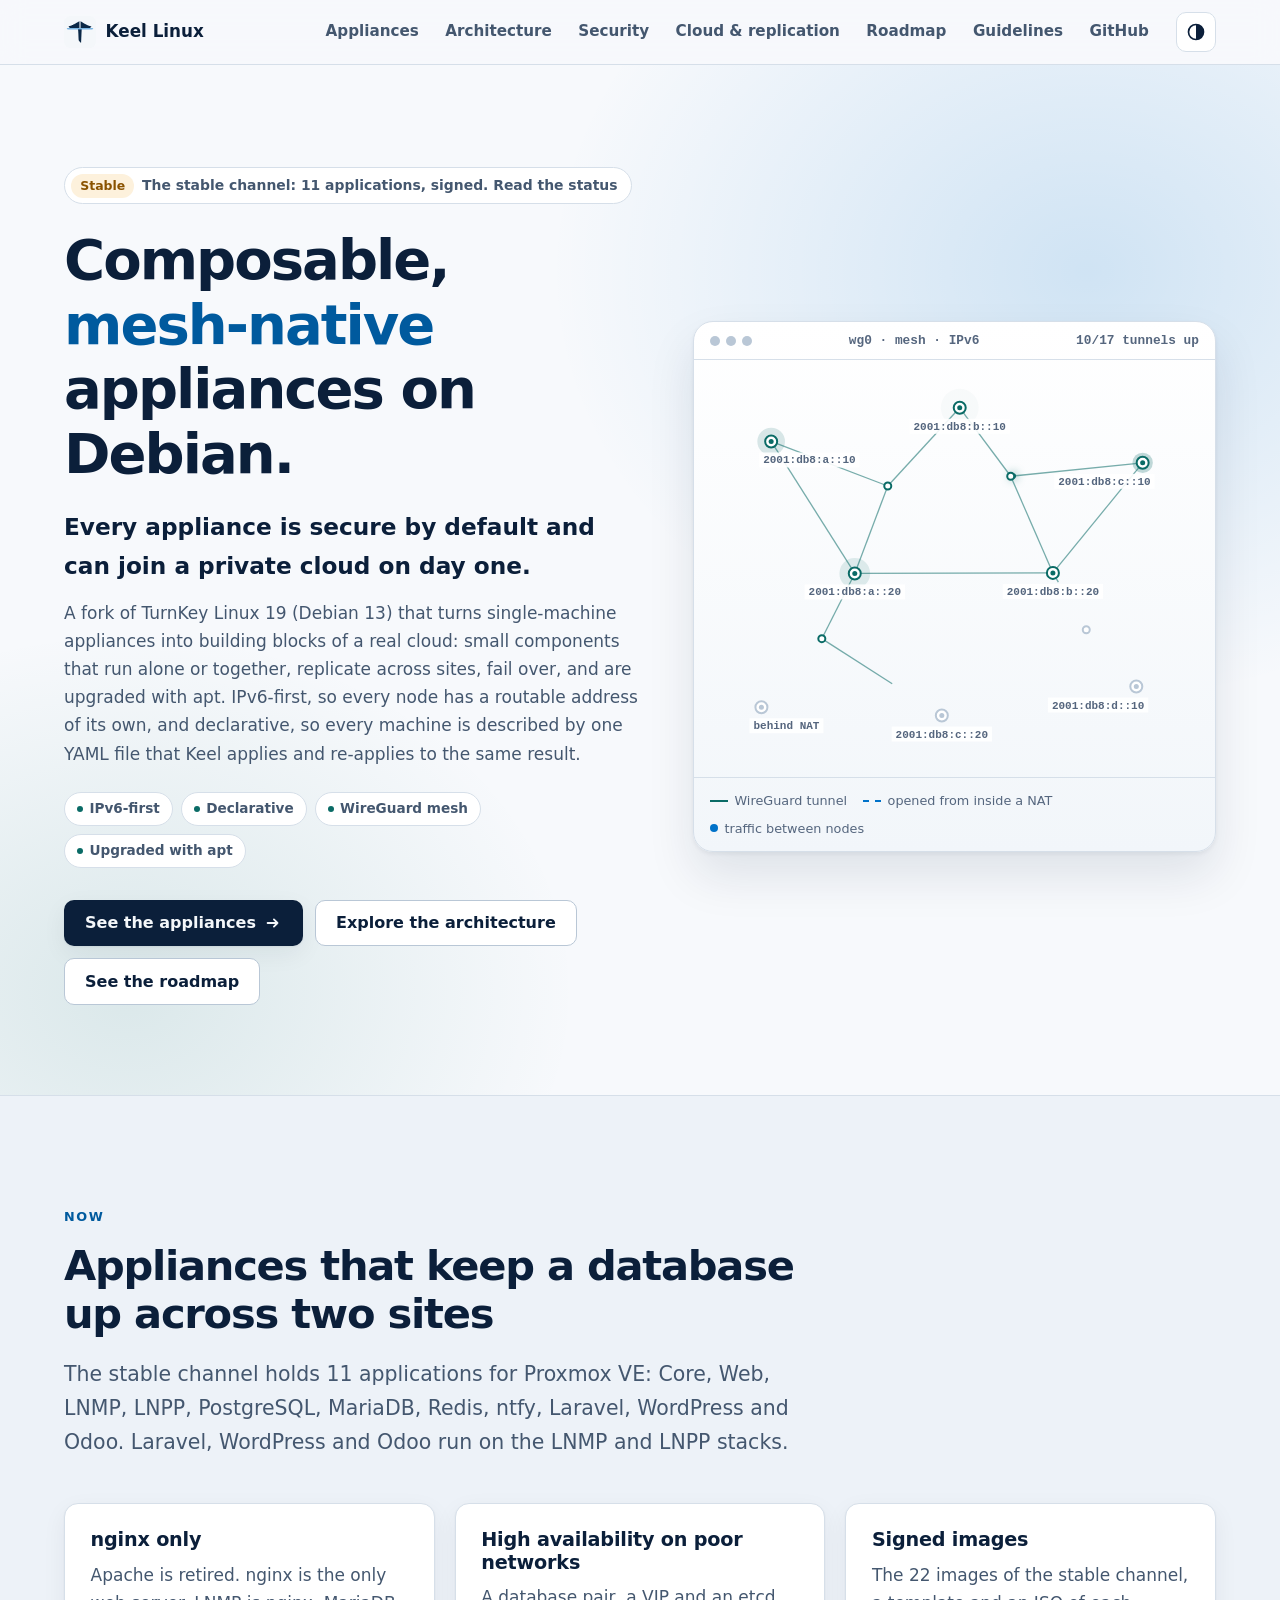
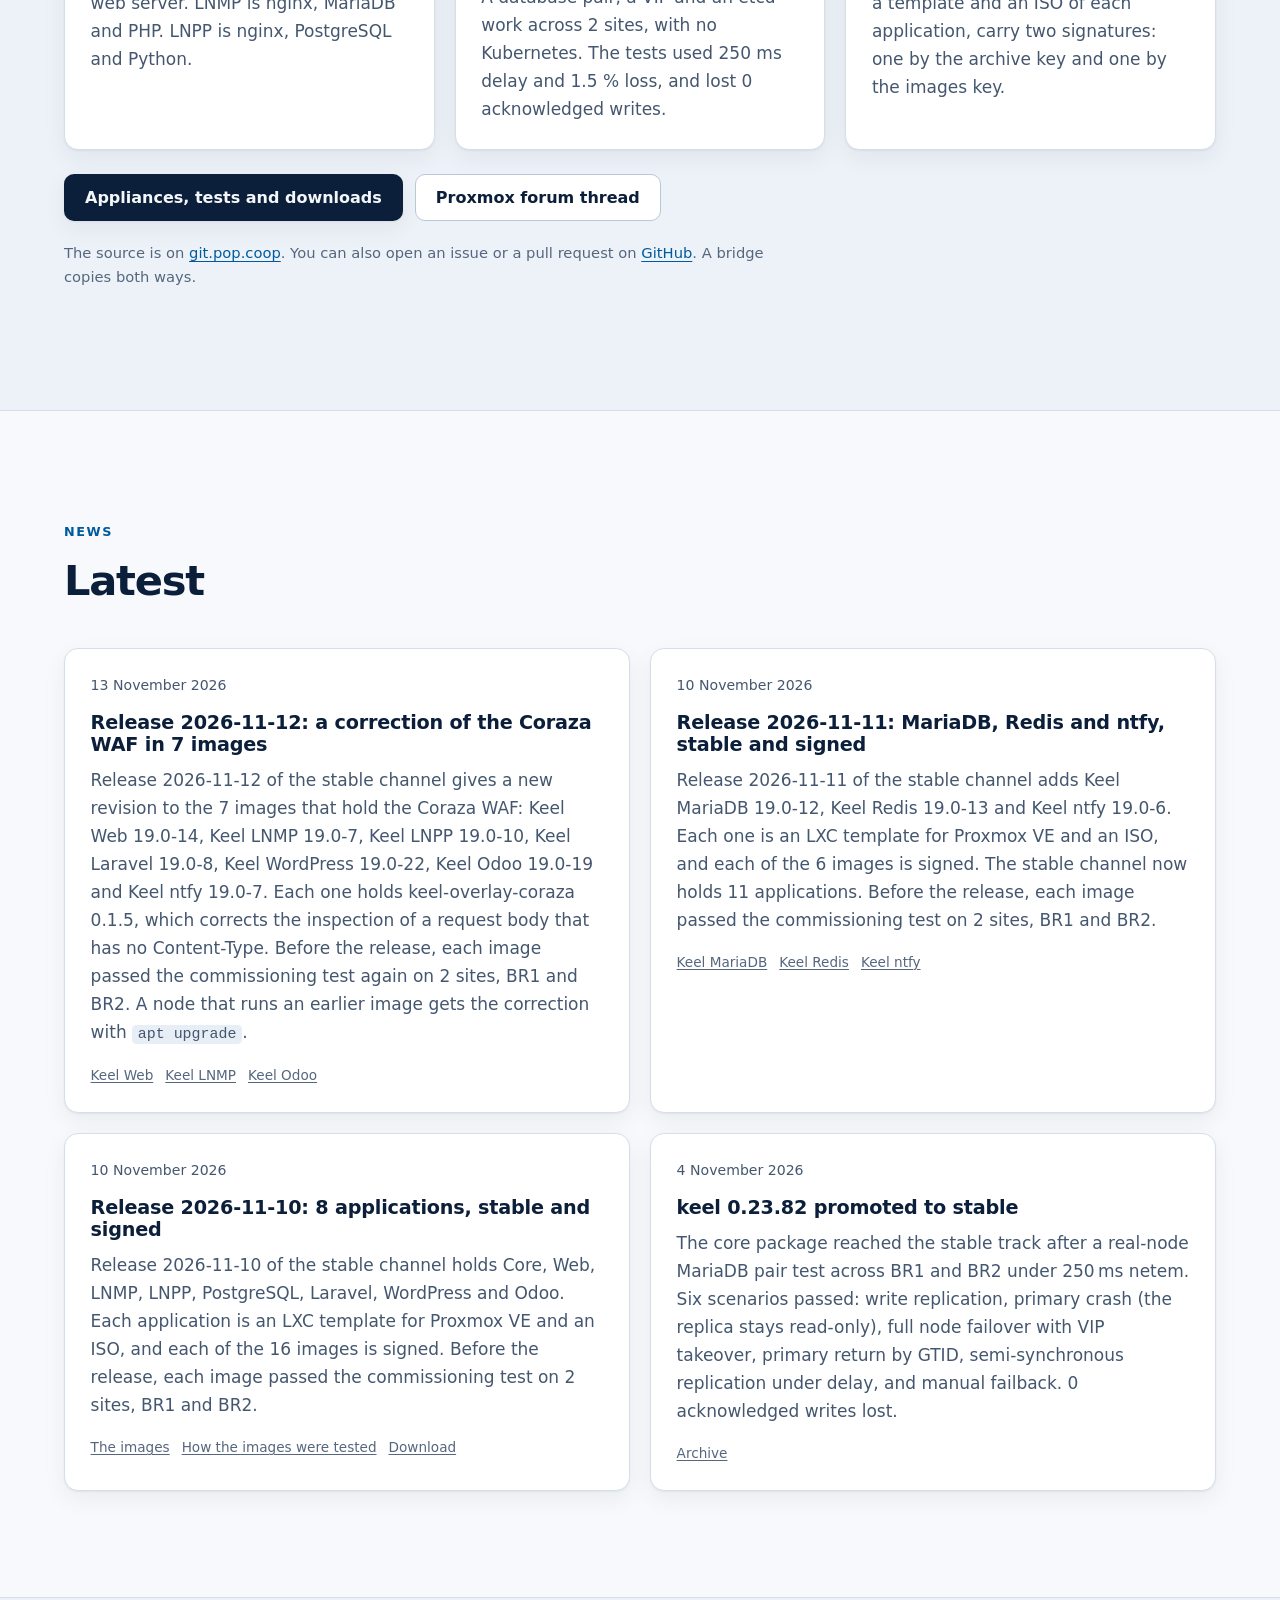
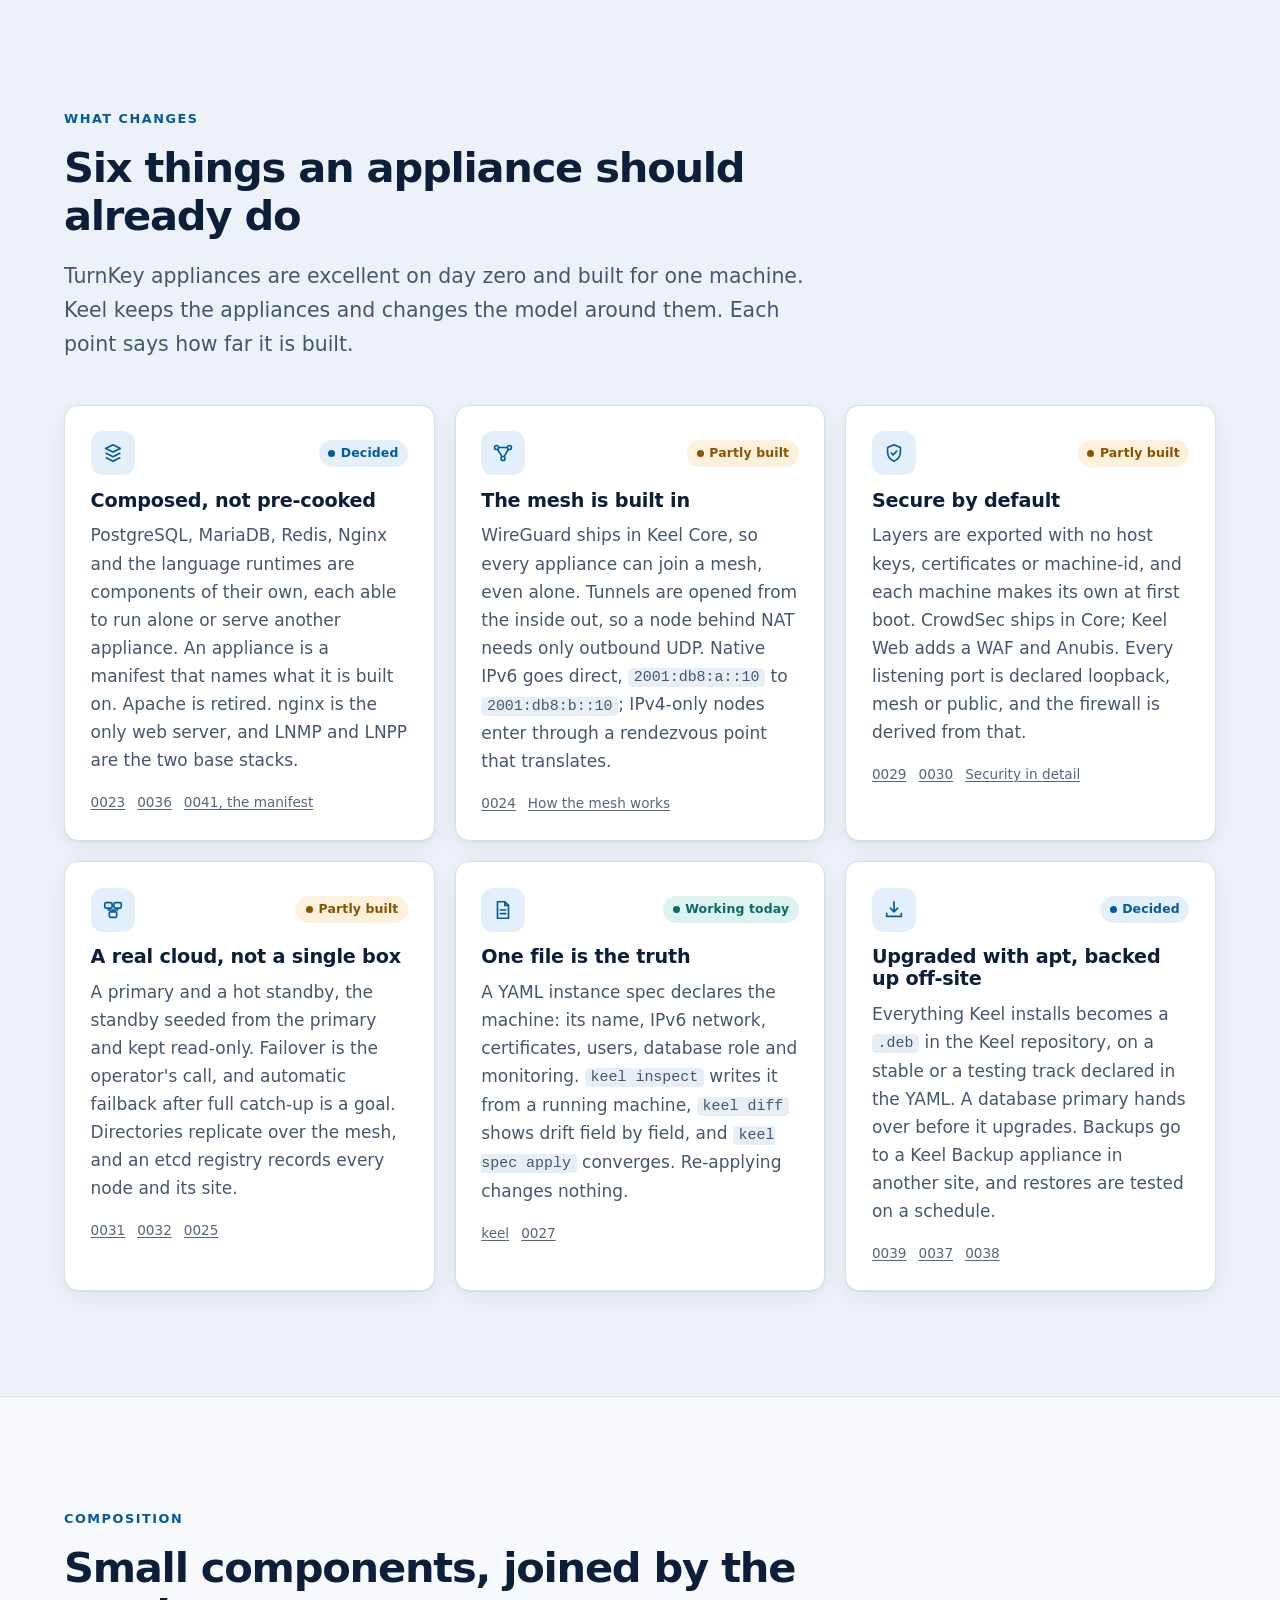
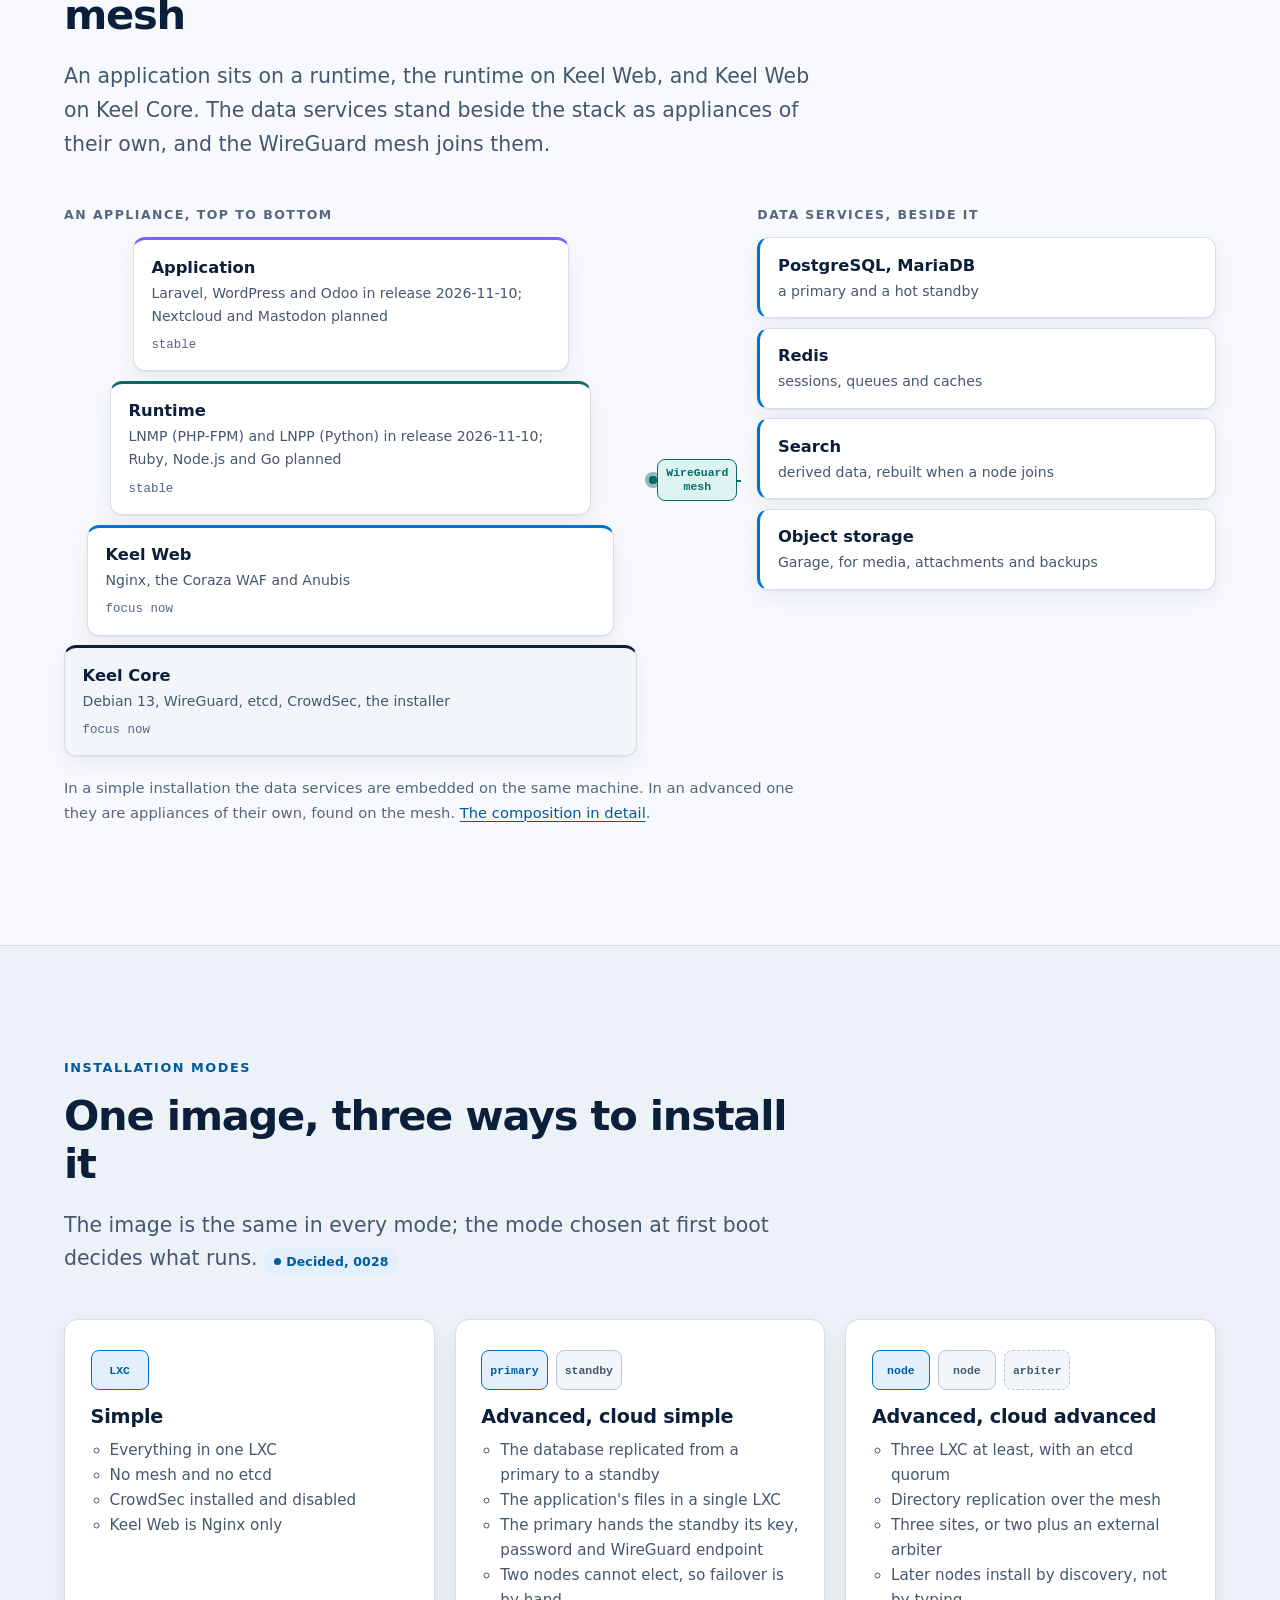
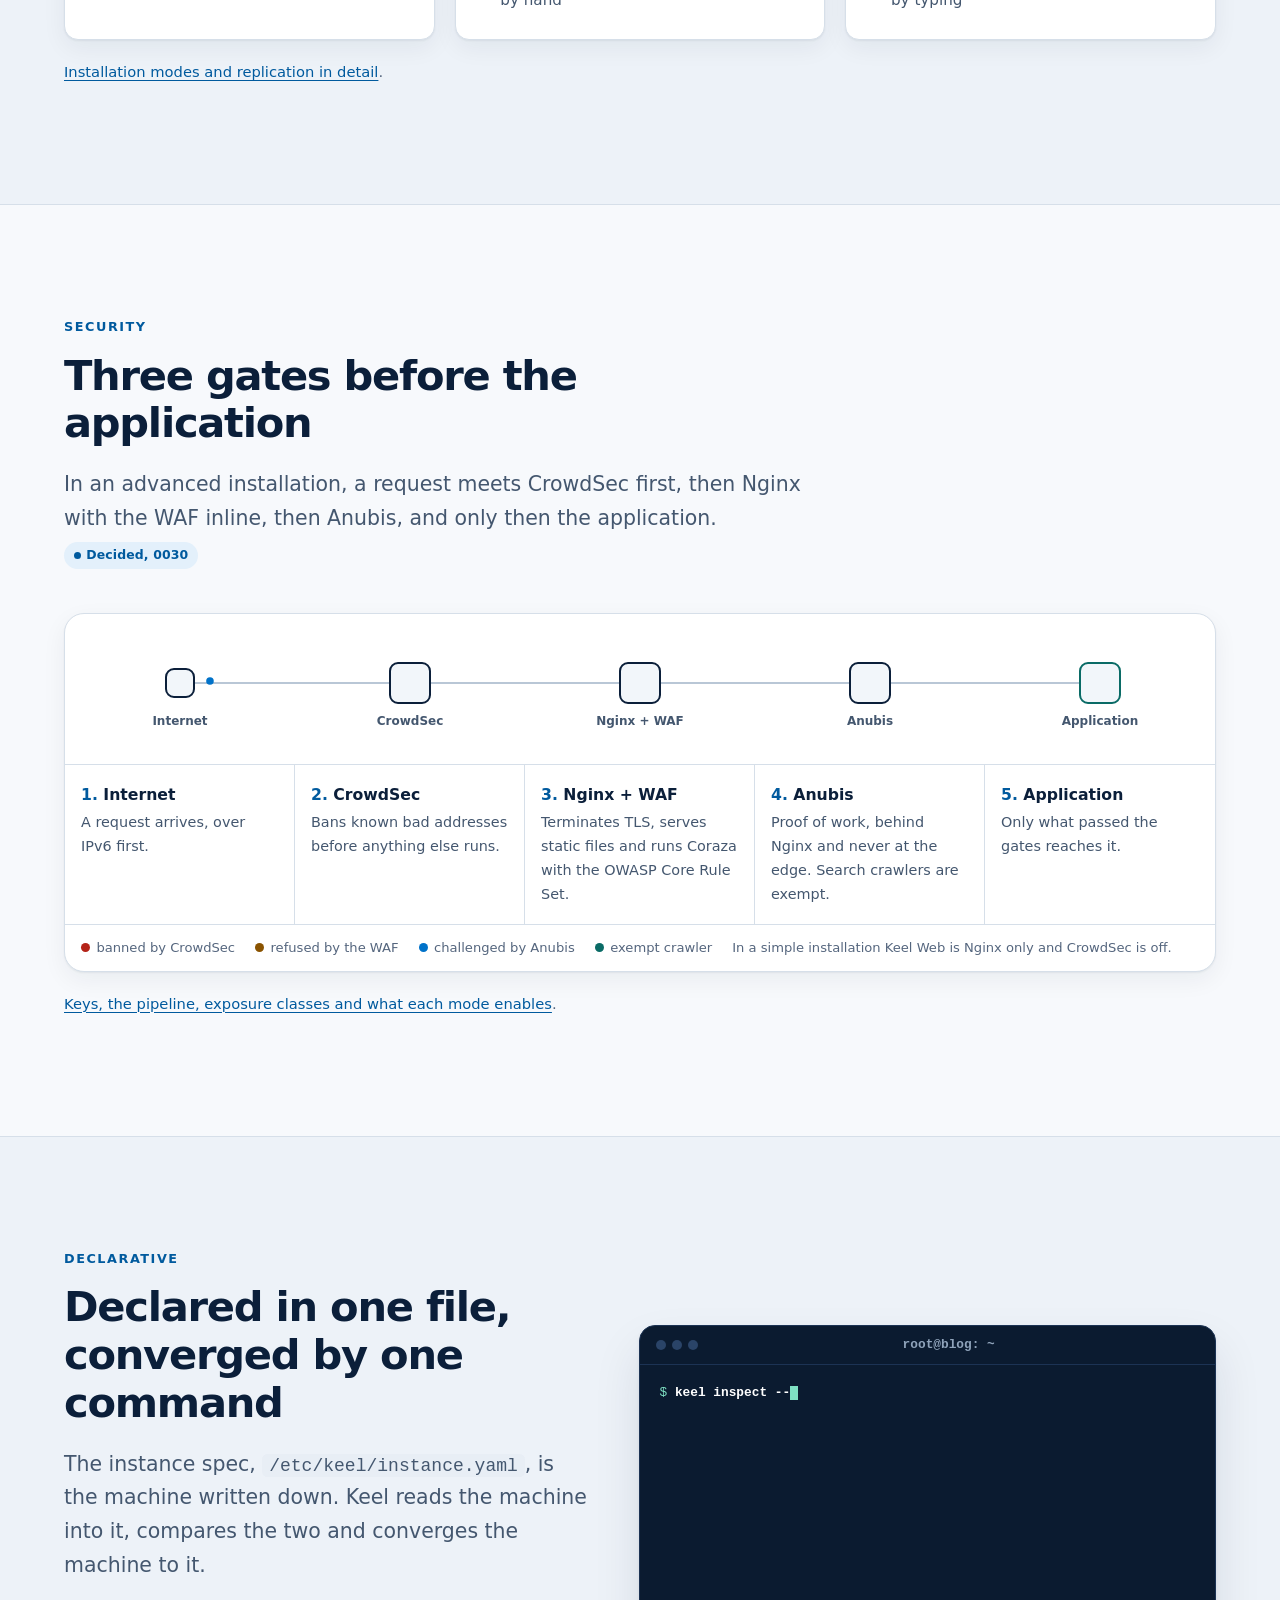
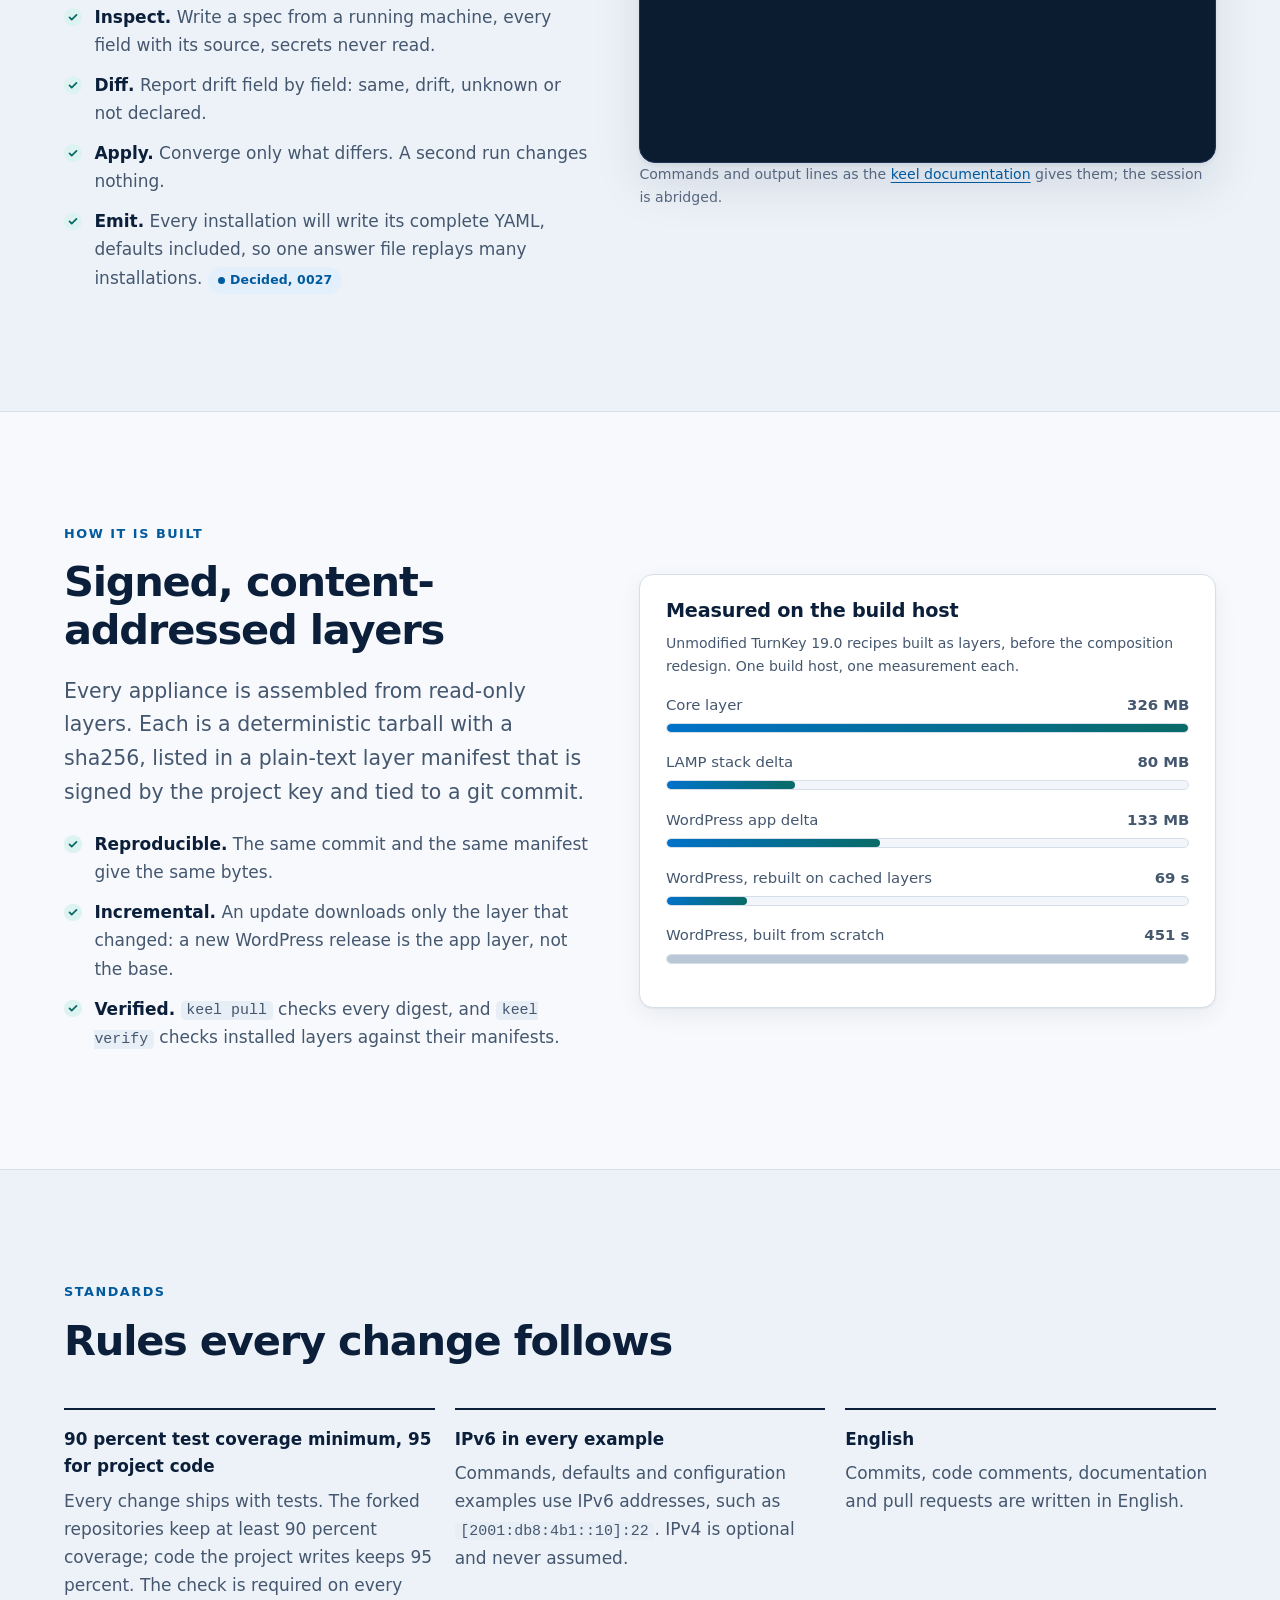
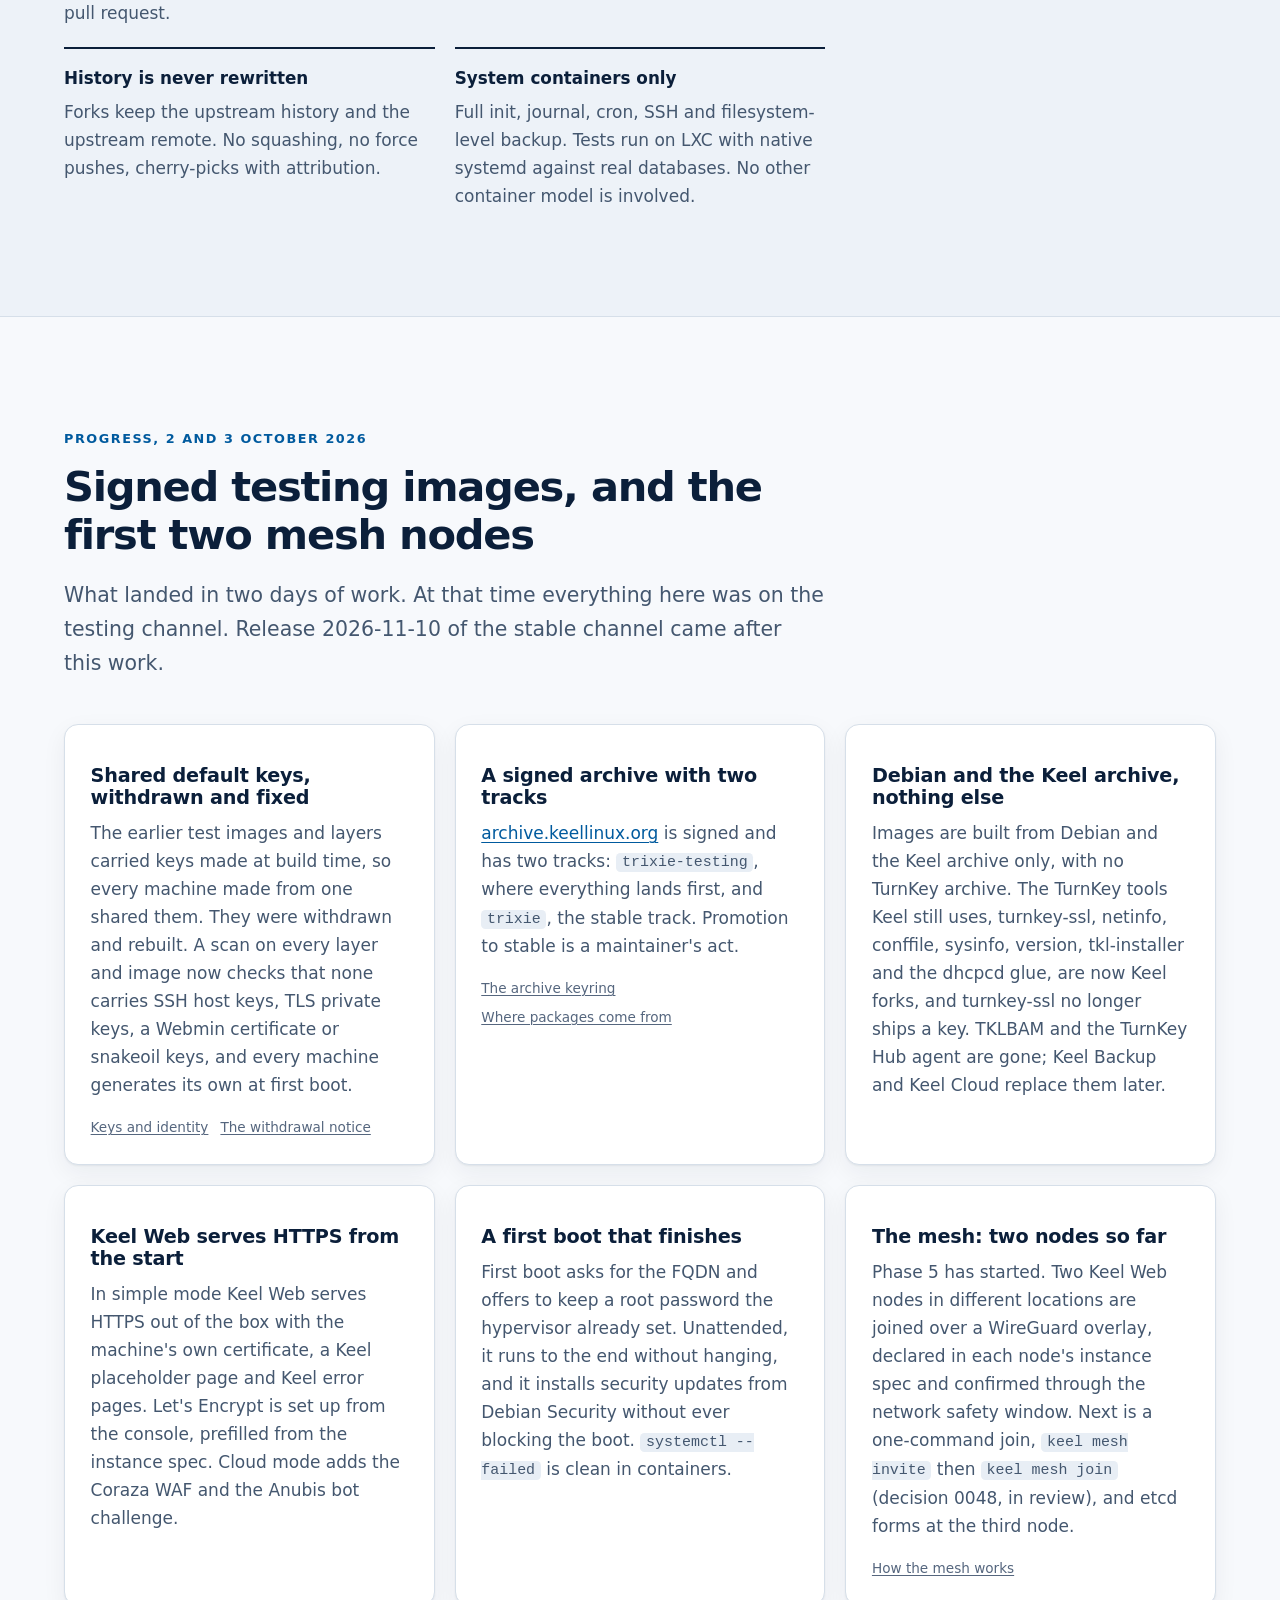
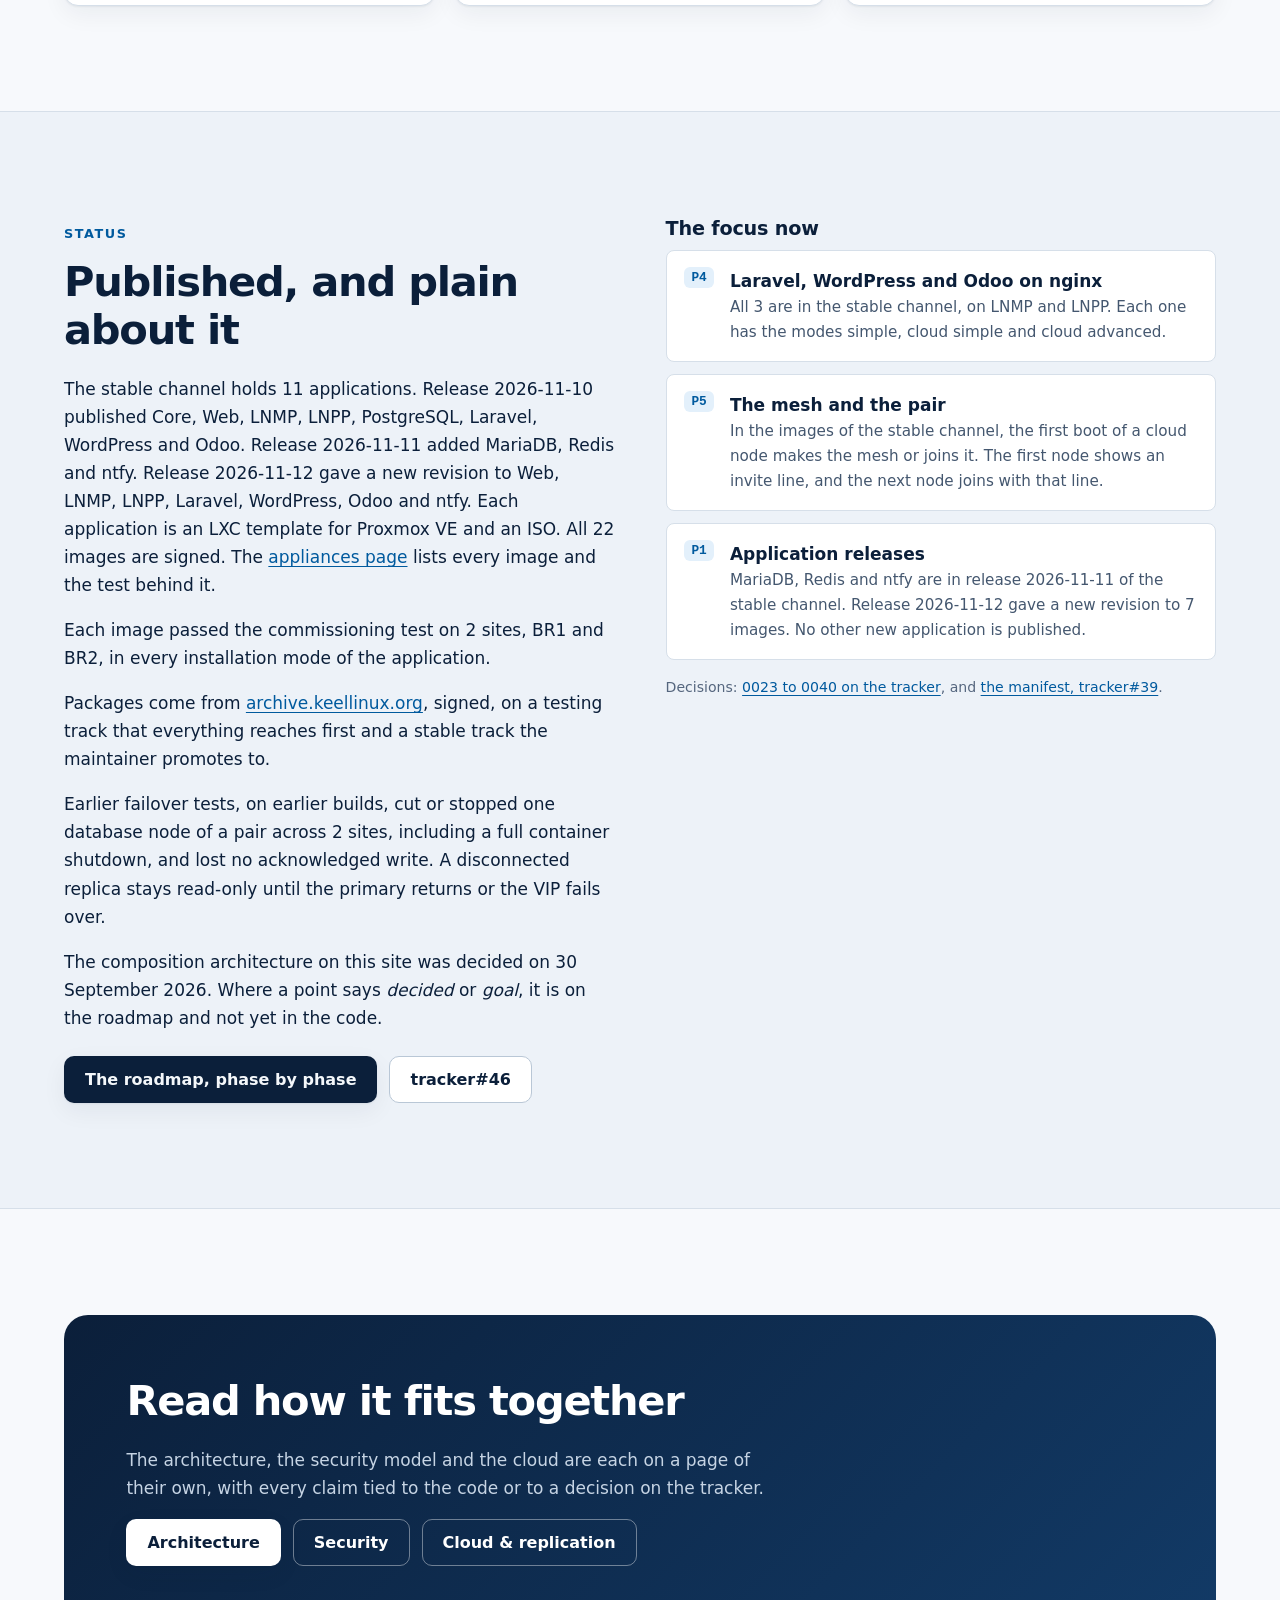
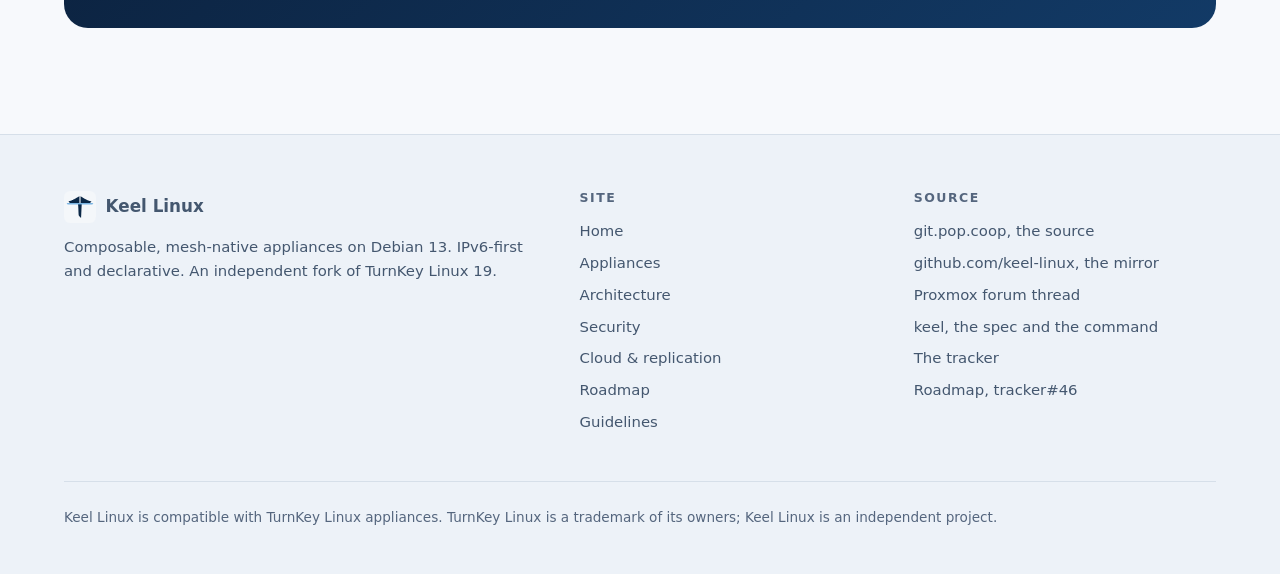
<file: index.html>
<!DOCTYPE html>
<html lang="en">
<head>
  <meta charset="utf-8">
  <meta name="viewport" content="width=device-width, initial-scale=1">
  <title>Keel Linux: composable, mesh-native appliances on Debian</title>
  <meta name="description" content="Keel Linux: composable, mesh-native, IPv6-first and declarative appliances on Debian 13. A fork of TurnKey Linux 19 whose appliances run alone or join a private cloud over a WireGuard mesh.">
  <link rel="canonical" href="https://keellinux.org/">
  <meta name="color-scheme" content="light dark">
  <meta name="theme-color" media="(prefers-color-scheme: light)" content="#F7F9FC">
  <meta name="theme-color" media="(prefers-color-scheme: dark)" content="#07182B">
  <link rel="icon" type="image/svg+xml" href="assets/keel-mark.svg">
  <link rel="icon" type="image/png" sizes="32x32" href="favicon.png">
  <link rel="apple-touch-icon" href="assets/keel-mark-512.png">
  <meta property="og:type" content="website">
  <meta property="og:site_name" content="Keel Linux">
  <meta property="og:url" content="https://keellinux.org/">
  <meta property="og:title" content="Keel Linux: composable, mesh-native appliances on Debian">
  <meta property="og:description" content="IPv6-first, declarative appliances that run alone or join a private cloud over a WireGuard mesh. A fork of TurnKey Linux 19 on Debian 13.">
  <meta property="og:image" content="https://keellinux.org/assets/keel-social.png">
  <meta property="og:image:alt" content="The Keel Linux mark">
  <meta name="twitter:card" content="summary_large_image">
  <meta name="twitter:title" content="Keel Linux: composable, mesh-native appliances on Debian">
  <meta name="twitter:description" content="IPv6-first, declarative appliances that run alone or join a private cloud over a WireGuard mesh.">
  <meta name="twitter:image" content="https://keellinux.org/assets/keel-social.png">
  <link rel="stylesheet" href="style.css?v=2026093001">
  <script>
    (function () {
      var root = document.documentElement;
      root.className += " js";
      try {
        var saved = localStorage.getItem("keel-theme");
        if (saved === "light" || saved === "dark") { root.setAttribute("data-theme", saved); }
      } catch (e) {}
      if (window.matchMedia && !window.matchMedia("(prefers-reduced-motion: reduce)").matches && "IntersectionObserver" in window) {
        root.className += " js-motion";
        setTimeout(function () { if (!window.keelReady) { root.className = root.className.replace(" js-motion", ""); } }, 2500);
      }
    })();
  </script>
  <script defer src="assets/js/site.js?v=2026093001"></script>
  <script defer data-domain="keellinux.org" src="https://analytics.pop.coop/js/script.file-downloads.hash.outbound-links.pageview-props.revenue.tagged-events.js"></script>
  <script>window.plausible = window.plausible || function() { (window.plausible.q = window.plausible.q || []).push(arguments) }</script>
</head>
<body>
  <a class="skip" href="#main">Skip to content</a>

  <header class="site-header">
    <div class="wrap">
      <a class="brand" href="index.html" aria-label="Keel Linux, home">
        <img src="assets/keel-mark.svg" alt="" width="32" height="32">
        <span>Keel Linux</span>
      </a>
      <nav class="site-nav" id="site-nav" aria-label="Main">
        <ul>
          <li><a href="appliances.html">Appliances</a></li>
          <li><a href="architecture.html">Architecture</a></li>
          <li><a href="security.html">Security</a></li>
          <li><a href="cloud.html">Cloud &amp; replication</a></li>
          <li><a href="roadmap.html">Roadmap</a></li>
          <li><a href="guidelines.html">Guidelines</a></li>
          <li><a href="https://github.com/keel-linux">GitHub</a></li>
        </ul>
      </nav>
      <button class="icon-btn" id="theme-toggle" type="button" aria-label="Switch theme" hidden>
        <svg viewBox="0 0 24 24" aria-hidden="true" focusable="false"><circle cx="12" cy="12" r="9" fill="none" stroke="currentColor" stroke-width="2"/><path d="M12 3a9 9 0 0 1 0 18z" fill="currentColor"/></svg>
      </button>
      <button class="icon-btn nav-toggle" id="nav-toggle" type="button" aria-controls="site-nav" aria-expanded="false" aria-label="Open menu" hidden>
        <svg viewBox="0 0 24 24" aria-hidden="true" focusable="false"><path d="M4 7h16M4 12h16M4 17h16" fill="none" stroke="currentColor" stroke-width="2" stroke-linecap="round"/></svg>
      </button>
    </div>
  </header>

  <main id="main">
    <section class="hero" id="top" aria-labelledby="hero-title">
      <div class="wrap hero-grid">
        <div>
          <a class="status-pill" href="#status"><strong>Stable</strong> The stable channel: 11 applications, signed. Read the status</a>
          <h1 id="hero-title">Composable, <span class="accent">mesh-native</span> appliances on Debian.</h1>
          <p class="promise">Every appliance is secure by default and can join a private cloud on day one.</p>
          <p class="sub">A fork of TurnKey Linux 19 (Debian 13) that turns single-machine appliances into building blocks of a real cloud: small components that run alone or together, replicate across sites, fail over, and are upgraded with apt. IPv6-first, so every node has a routable address of its own, and declarative, so every machine is described by one YAML file that Keel applies and re-applies to the same result.</p>
          <ul class="chips" aria-label="Core identity">
            <li class="chip">IPv6-first</li>
            <li class="chip">Declarative</li>
            <li class="chip">WireGuard mesh</li>
            <li class="chip">Upgraded with apt</li>
          </ul>
          <div class="actions">
            <a class="btn btn-primary" href="appliances.html">See the appliances
              <svg viewBox="0 0 20 20" aria-hidden="true" focusable="false"><path d="M4 10h11m-4-4 4 4-4 4" fill="none" stroke="currentColor" stroke-width="2" stroke-linecap="round" stroke-linejoin="round"/></svg>
            </a>
            <a class="btn btn-ghost" href="architecture.html">Explore the architecture</a>
            <a class="btn btn-ghost" href="roadmap.html">See the roadmap</a>
          </div>
        </div>
        <figure class="mesh-panel" data-module="mesh" data-src="assets/js/mesh.js?v=2026093001" style="margin:0">
          <div class="panel-bar">
            <span class="dots" aria-hidden="true"><i></i><i></i><i></i></span>
            <span>wg0 · mesh · IPv6</span>
            <span data-mesh-count aria-hidden="true">17 tunnels</span>
          </div>
          <div class="mesh-stage">
            <canvas role="img" aria-label="An animated mesh: eight appliances with IPv6 addresses such as 2001:db8:a::10 bring up WireGuard tunnels to each other one by one and exchange packets. A node behind NAT opens its tunnel from the inside."></canvas>
          </div>
          <ul class="mesh-legend">
            <li><i aria-hidden="true"></i>WireGuard tunnel</li>
            <li><i class="nat" aria-hidden="true"></i>opened from inside a NAT</li>
            <li><i class="dot" aria-hidden="true"></i>traffic between nodes</li>
          </ul>
        </figure>
      </div>
    </section>

    <section class="section section-alt" id="now" aria-labelledby="now-title">
      <div class="wrap">
        <div class="section-head" data-reveal>
          <span class="eyebrow">Now</span>
          <h2 id="now-title">Appliances that keep a database up across two sites</h2>
          <p class="lead">The stable channel holds 11 applications for Proxmox VE: Core, Web, LNMP, LNPP, PostgreSQL, MariaDB, Redis, ntfy, Laravel, WordPress and Odoo. Laravel, WordPress and Odoo run on the LNMP and LNPP stacks.</p>
        </div>
        <ul class="grid grid-3">
          <li class="card" data-reveal>
            <h3 style="margin-top:0">nginx only</h3>
            <p>Apache is retired. nginx is the only web server. LNMP is nginx, MariaDB and PHP. LNPP is nginx, PostgreSQL and Python.</p>
          </li>
          <li class="card" data-reveal data-reveal-delay="1">
            <h3 style="margin-top:0">High availability on poor networks</h3>
            <p>A database pair, a VIP and an etcd work across 2 sites, with no Kubernetes. The tests used 250 ms delay and 1.5 % loss, and lost 0 acknowledged writes.</p>
          </li>
          <li class="card" data-reveal data-reveal-delay="2">
            <h3 style="margin-top:0">Signed images</h3>
            <p>The 22 images of the stable channel, a template and an ISO of each application, carry two signatures: one by the archive key and one by the images key.</p>
          </li>
        </ul>
        <div class="actions" style="margin-top:1.5rem">
          <a class="btn btn-primary" href="appliances.html">Appliances, tests and downloads</a>
          <a class="btn btn-ghost" href="https://forum.proxmox.com/threads/186841/">Proxmox forum thread</a>
        </div>
        <p class="compose-note">The source is on <a href="https://git.pop.coop/Keel-Linux">git.pop.coop</a>. You can also open an issue or a pull request on <a href="https://github.com/Keel-Linux">GitHub</a>. A bridge copies both ways.</p>
      </div>
    </section>

    <section class="section" id="news" aria-labelledby="news-title">
      <div class="wrap">
        <div class="section-head" data-reveal>
          <span class="eyebrow">News</span>
          <h2 id="news-title">Latest</h2>
        </div>
        <ul class="grid grid-2">
          <li class="card" data-reveal>
            <p class="hint" style="margin:0"><time datetime="2026-11-13">13 November 2026</time></p>
            <h3>Release 2026-11-12: a correction of the Coraza WAF in 7 images</h3>
            <p>Release 2026-11-12 of the stable channel gives a new revision to the 7 images that hold the Coraza WAF: Keel Web 19.0-14, Keel LNMP 19.0-7, Keel LNPP 19.0-10, Keel Laravel 19.0-8, Keel WordPress 19.0-22, Keel Odoo 19.0-19 and Keel ntfy 19.0-7. Each one holds keel-overlay-coraza 0.1.5, which corrects the inspection of a request body that has no Content-Type. Before the release, each image passed the commissioning test again on 2 sites, BR1 and BR2. A node that runs an earlier image gets the correction with <code>apt upgrade</code>.</p>
            <p class="refs"><a href="appliances.html#web">Keel Web</a><a href="appliances.html#lnmp">Keel LNMP</a><a href="appliances.html#odoo">Keel Odoo</a></p>
          </li>
          <li class="card" data-reveal data-reveal-delay="1">
            <p class="hint" style="margin:0"><time datetime="2026-11-10">10 November 2026</time></p>
            <h3>Release 2026-11-11: MariaDB, Redis and ntfy, stable and signed</h3>
            <p>Release 2026-11-11 of the stable channel adds Keel MariaDB 19.0-12, Keel Redis 19.0-13 and Keel ntfy 19.0-6. Each one is an LXC template for Proxmox VE and an ISO, and each of the 6 images is signed. The stable channel now holds 11 applications. Before the release, each image passed the commissioning test on 2 sites, BR1 and BR2.</p>
            <p class="refs"><a href="appliances.html#mariadb">Keel MariaDB</a><a href="appliances.html#redis">Keel Redis</a><a href="appliances.html#ntfy">Keel ntfy</a></p>
          </li>
          <li class="card" data-reveal data-reveal-delay="1">
            <p class="hint" style="margin:0"><time datetime="2026-11-10">10 November 2026</time></p>
            <h3>Release 2026-11-10: 8 applications, stable and signed</h3>
            <p>Release 2026-11-10 of the stable channel holds Core, Web, LNMP, LNPP, PostgreSQL, Laravel, WordPress and Odoo. Each application is an LXC template for Proxmox VE and an ISO, and each of the 16 images is signed. Before the release, each image passed the commissioning test on 2 sites, BR1 and BR2.</p>
            <p class="refs"><a href="appliances.html#list">The images</a><a href="appliances.html#how-tested">How the images were tested</a><a href="appliances.html#get">Download</a></p>
          </li>
          <li class="card" data-reveal data-reveal-delay="1">
            <p class="hint" style="margin:0"><time datetime="2026-11-04">4 November 2026</time></p>
            <h3>keel 0.23.82 promoted to stable</h3>
            <p>The core package reached the stable track after a real-node MariaDB pair test across BR1 and BR2 under 250&thinsp;ms netem. Six scenarios passed: write replication, primary crash (the replica stays read-only), full node failover with VIP takeover, primary return by GTID, semi-synchronous replication under delay, and manual failback. 0 acknowledged writes lost.</p>
            <p class="refs"><a href="https://archive.keellinux.org/">Archive</a></p>
          </li>
        </ul>
      </div>
    </section>

    <section class="section section-alt" id="what-changes" aria-labelledby="what-changes-title">
      <div class="wrap">
        <div class="section-head" data-reveal>
          <span class="eyebrow">What changes</span>
          <h2 id="what-changes-title">Six things an appliance should already do</h2>
          <p class="lead">TurnKey appliances are excellent on day zero and built for one machine. Keel keeps the appliances and changes the model around them. Each point says how far it is built.</p>
        </div>
        <ul class="grid grid-3">
          <li class="card lift" data-reveal>
            <div class="card-top">
              <span class="icon" aria-hidden="true"><svg viewBox="0 0 24 24"><path d="M4 7l8-4 8 4-8 4-8-4zm0 5l8 4 8-4M4 17l8 4 8-4" fill="none" stroke="currentColor" stroke-width="1.8" stroke-linejoin="round"/></svg></span>
              <span class="badge badge-decided">Decided</span>
            </div>
            <h3>Composed, not pre-cooked</h3>
            <p>PostgreSQL, MariaDB, Redis, Nginx and the language runtimes are components of their own, each able to run alone or serve another appliance. An appliance is a manifest that names what it is built on. Apache is retired. nginx is the only web server, and LNMP and LNPP are the two base stacks.</p>
            <p class="refs"><a href="https://github.com/Keel-Linux/tracker/issues/28">0023</a><a href="https://github.com/Keel-Linux/tracker/issues/41">0036</a><a href="https://github.com/Keel-Linux/tracker/issues/39">0041, the manifest</a></p>
          </li>
          <li class="card lift" data-reveal data-reveal-delay="1">
            <div class="card-top">
              <span class="icon" aria-hidden="true"><svg viewBox="0 0 24 24"><circle cx="5" cy="6" r="2.2" fill="none" stroke="currentColor" stroke-width="1.8"/><circle cx="19" cy="6" r="2.2" fill="none" stroke="currentColor" stroke-width="1.8"/><circle cx="12" cy="18" r="2.2" fill="none" stroke="currentColor" stroke-width="1.8"/><path d="M7.2 6h9.6M6 8l5 8m7-8-5 8" fill="none" stroke="currentColor" stroke-width="1.8"/></svg></span>
              <span class="badge badge-partial">Partly built</span>
            </div>
            <h3>The mesh is built in</h3>
            <p>WireGuard ships in Keel Core, so every appliance can join a mesh, even alone. Tunnels are opened from the inside out, so a node behind NAT needs only outbound UDP. Native IPv6 goes direct, <code>2001:db8:a::10</code> to <code>2001:db8:b::10</code>; IPv4-only nodes enter through a rendezvous point that translates.</p>
            <p class="refs"><a href="https://github.com/Keel-Linux/tracker/issues/29">0024</a><a href="cloud.html#mesh">How the mesh works</a></p>
          </li>
          <li class="card lift" data-reveal data-reveal-delay="2">
            <div class="card-top">
              <span class="icon" aria-hidden="true"><svg viewBox="0 0 24 24"><path d="M12 3l7 3v5c0 4.5-3 8.3-7 10-4-1.7-7-5.5-7-10V6l7-3z" fill="none" stroke="currentColor" stroke-width="1.8" stroke-linejoin="round"/><path d="M9 12l2 2 4-4" fill="none" stroke="currentColor" stroke-width="1.8" stroke-linecap="round" stroke-linejoin="round"/></svg></span>
              <span class="badge badge-partial">Partly built</span>
            </div>
            <h3>Secure by default</h3>
            <p>Layers are exported with no host keys, certificates or machine-id, and each machine makes its own at first boot. CrowdSec ships in Core; Keel Web adds a WAF and Anubis. Every listening port is declared loopback, mesh or public, and the firewall is derived from that.</p>
            <p class="refs"><a href="https://github.com/Keel-Linux/tracker/issues/34">0029</a><a href="https://github.com/Keel-Linux/tracker/issues/35">0030</a><a href="security.html">Security in detail</a></p>
          </li>
          <li class="card lift" data-reveal>
            <div class="card-top">
              <span class="icon" aria-hidden="true"><svg viewBox="0 0 24 24"><rect x="3" y="4" width="8" height="6" rx="1.5" fill="none" stroke="currentColor" stroke-width="1.8"/><rect x="13" y="4" width="8" height="6" rx="1.5" fill="none" stroke="currentColor" stroke-width="1.8"/><rect x="8" y="14" width="8" height="6" rx="1.5" fill="none" stroke="currentColor" stroke-width="1.8"/><path d="M7 10v2h10v-2m-5 2v2" fill="none" stroke="currentColor" stroke-width="1.8"/></svg></span>
              <span class="badge badge-partial">Partly built</span>
            </div>
            <h3>A real cloud, not a single box</h3>
            <p>A primary and a hot standby, the standby seeded from the primary and kept read-only. Failover is the operator's call, and automatic failback after full catch-up is a goal. Directories replicate over the mesh, and an etcd registry records every node and its site.</p>
            <p class="refs"><a href="https://github.com/Keel-Linux/tracker/issues/36">0031</a><a href="https://github.com/Keel-Linux/tracker/issues/37">0032</a><a href="https://github.com/Keel-Linux/tracker/issues/30">0025</a></p>
          </li>
          <li class="card lift" data-reveal data-reveal-delay="1">
            <div class="card-top">
              <span class="icon" aria-hidden="true"><svg viewBox="0 0 24 24"><path d="M6 3h8l4 4v14H6z" fill="none" stroke="currentColor" stroke-width="1.8" stroke-linejoin="round"/><path d="M14 3v4h4M9 12h6M9 16h6" fill="none" stroke="currentColor" stroke-width="1.8" stroke-linecap="round"/></svg></span>
              <span class="badge badge-live">Working today</span>
            </div>
            <h3>One file is the truth</h3>
            <p>A YAML instance spec declares the machine: its name, IPv6 network, certificates, users, database role and monitoring. <code>keel inspect</code> writes it from a running machine, <code>keel diff</code> shows drift field by field, and <code>keel spec apply</code> converges. Re-applying changes nothing.</p>
            <p class="refs"><a href="https://github.com/Keel-Linux/keel">keel</a><a href="https://github.com/Keel-Linux/tracker/issues/32">0027</a></p>
          </li>
          <li class="card lift" data-reveal data-reveal-delay="2">
            <div class="card-top">
              <span class="icon" aria-hidden="true"><svg viewBox="0 0 24 24"><path d="M12 3v11m-4-4 4 4 4-4" fill="none" stroke="currentColor" stroke-width="1.8" stroke-linecap="round" stroke-linejoin="round"/><path d="M4 15v4h16v-4" fill="none" stroke="currentColor" stroke-width="1.8" stroke-linejoin="round"/></svg></span>
              <span class="badge badge-decided">Decided</span>
            </div>
            <h3>Upgraded with apt, backed up off-site</h3>
            <p>Everything Keel installs becomes a <code>.deb</code> in the Keel repository, on a stable or a testing track declared in the YAML. A database primary hands over before it upgrades. Backups go to a Keel Backup appliance in another site, and restores are tested on a schedule.</p>
            <p class="refs"><a href="https://github.com/Keel-Linux/tracker/issues/44">0039</a><a href="https://github.com/Keel-Linux/tracker/issues/42">0037</a><a href="https://github.com/Keel-Linux/tracker/issues/43">0038</a></p>
          </li>
        </ul>
      </div>
    </section>

    <section class="section" id="composition" aria-labelledby="composition-title">
      <div class="wrap">
        <div class="section-head" data-reveal>
          <span class="eyebrow">Composition</span>
          <h2 id="composition-title">Small components, joined by the mesh</h2>
          <p class="lead">An application sits on a runtime, the runtime on Keel Web, and Keel Web on Keel Core. The data services stand beside the stack as appliances of their own, and the WireGuard mesh joins them.</p>
        </div>
        <div class="compose" data-reveal>
          <div>
            <p class="stack-title" id="stack-label">An appliance, top to bottom</p>
            <ul class="stack" aria-labelledby="stack-label">
              <li class="layer layer-app"><strong>Application</strong><span>Laravel, WordPress and Odoo in release 2026-11-10; Nextcloud and Mastodon planned</span><em>stable</em></li>
              <li class="layer layer-runtime"><strong>Runtime</strong><span>LNMP (PHP-FPM) and LNPP (Python) in release 2026-11-10; Ruby, Node.js and Go planned</span><em>stable</em></li>
              <li class="layer layer-web"><strong>Keel Web</strong><span>Nginx, the Coraza WAF and Anubis</span><em>focus now</em></li>
              <li class="layer layer-core"><strong>Keel Core</strong><span>Debian 13, WireGuard, etcd, CrowdSec, the installer</span><em>focus now</em></li>
            </ul>
          </div>
          <div class="mesh-link" aria-hidden="true"><i class="flow"></i><i class="flow two"></i><span>WireGuard<br>mesh</span></div>
          <div>
            <p class="services-title" id="services-label">Data services, beside it</p>
            <ul class="services" aria-labelledby="services-label">
              <li class="layer service"><strong>PostgreSQL, MariaDB</strong><span>a primary and a hot standby</span></li>
              <li class="layer service"><strong>Redis</strong><span>sessions, queues and caches</span></li>
              <li class="layer service"><strong>Search</strong><span>derived data, rebuilt when a node joins</span></li>
              <li class="layer service"><strong>Object storage</strong><span>Garage, for media, attachments and backups</span></li>
            </ul>
          </div>
        </div>
        <p class="compose-note">In a simple installation the data services are embedded on the same machine. In an advanced one they are appliances of their own, found on the mesh. <a href="architecture.html#composition">The composition in detail</a>.</p>
      </div>
    </section>

    <section class="section section-alt" id="modes" aria-labelledby="modes-title">
      <div class="wrap">
        <div class="section-head" data-reveal>
          <span class="eyebrow">Installation modes</span>
          <h2 id="modes-title">One image, three ways to install it</h2>
          <p class="lead">The image is the same in every mode; the mode chosen at first boot decides what runs. <span class="badge badge-decided">Decided, 0028</span></p>
        </div>
        <ul class="grid grid-3">
          <li class="card mode" data-reveal>
            <p class="nodes" aria-hidden="true"><span class="node primary">LXC</span></p>
            <h3>Simple</h3>
            <ul>
              <li>Everything in one LXC</li>
              <li>No mesh and no etcd</li>
              <li>CrowdSec installed and disabled</li>
              <li>Keel Web is Nginx only</li>
            </ul>
          </li>
          <li class="card mode" data-reveal data-reveal-delay="1">
            <p class="nodes" aria-hidden="true"><span class="node primary">primary</span><span class="node">standby</span></p>
            <h3>Advanced, cloud simple</h3>
            <ul>
              <li>The database replicated from a primary to a standby</li>
              <li>The application's files in a single LXC</li>
              <li>The primary hands the standby its key, password and WireGuard endpoint</li>
              <li>Two nodes cannot elect, so failover is by hand</li>
            </ul>
          </li>
          <li class="card mode" data-reveal data-reveal-delay="2">
            <p class="nodes" aria-hidden="true"><span class="node primary">node</span><span class="node">node</span><span class="node voter">arbiter</span></p>
            <h3>Advanced, cloud advanced</h3>
            <ul>
              <li>Three LXC at least, with an etcd quorum</li>
              <li>Directory replication over the mesh</li>
              <li>Three sites, or two plus an external arbiter</li>
              <li>Later nodes install by discovery, not by typing</li>
            </ul>
          </li>
        </ul>
        <p class="compose-note"><a href="cloud.html#modes">Installation modes and replication in detail</a>.</p>
      </div>
    </section>

    <section class="section" id="security" aria-labelledby="security-title">
      <div class="wrap">
        <div class="section-head" data-reveal>
          <span class="eyebrow">Security</span>
          <h2 id="security-title">Three gates before the application</h2>
          <p class="lead">In an advanced installation, a request meets CrowdSec first, then Nginx with the WAF inline, then Anubis, and only then the application. <span class="badge badge-decided">Decided, 0030</span></p>
        </div>
        <figure class="pipeline" data-module="pipeline" data-src="assets/js/pipeline.js?v=2026093001" style="margin:0" data-reveal>
          <div class="pipeline-stage"><canvas aria-hidden="true"></canvas></div>
          <ol class="pipeline-steps">
            <li><strong>Internet</strong>A request arrives, over IPv6 first.</li>
            <li><strong>CrowdSec</strong>Bans known bad addresses before anything else runs.</li>
            <li><strong>Nginx + WAF</strong>Terminates TLS, serves static files and runs Coraza with the OWASP Core Rule Set.</li>
            <li><strong>Anubis</strong>Proof of work, behind Nginx and never at the edge. Search crawlers are exempt.</li>
            <li><strong>Application</strong>Only what passed the gates reaches it.</li>
          </ol>
          <figcaption class="pipeline-foot">
            <span><i class="ban" aria-hidden="true"></i>banned by CrowdSec</span>
            <span><i class="waf" aria-hidden="true"></i>refused by the WAF</span>
            <span><i class="pow" aria-hidden="true"></i>challenged by Anubis</span>
            <span><i class="ok" aria-hidden="true"></i>exempt crawler</span>
            <span>In a simple installation Keel Web is Nginx only and CrowdSec is off.</span>
          </figcaption>
        </figure>
        <p class="compose-note"><a href="security.html">Keys, the pipeline, exposure classes and what each mode enables</a>.</p>
      </div>
    </section>

    <section class="section section-alt" id="declarative" aria-labelledby="declarative-title">
      <div class="wrap split">
        <div data-reveal>
          <span class="eyebrow">Declarative</span>
          <h2 id="declarative-title">Declared in one file, converged by one command</h2>
          <p class="lead">The instance spec, <code>/etc/keel/instance.yaml</code>, is the machine written down. Keel reads the machine into it, compares the two and converges the machine to it.</p>
          <ul class="checks">
            <li><strong>Inspect.</strong> Write a spec from a running machine, every field with its source, secrets never read.</li>
            <li><strong>Diff.</strong> Report drift field by field: same, drift, unknown or not declared.</li>
            <li><strong>Apply.</strong> Converge only what differs. A second run changes nothing.</li>
            <li><strong>Emit.</strong> Every installation will write its complete YAML, defaults included, so one answer file replays many installations. <span class="badge badge-decided">Decided, 0027</span></li>
          </ul>
        </div>
        <div data-reveal data-reveal-delay="1">
          <div class="terminal" data-module="terminal" data-src="assets/js/terminal.js?v=2026093001">
            <div class="panel-bar">
              <span class="dots" aria-hidden="true"><i></i><i></i><i></i></span>
              <span>root@blog: ~</span>
              <span class="terminal-tools"><button type="button" data-replay hidden>Replay</button></span>
            </div>
<pre tabindex="0" aria-label="A keel session: inspect the machine, declare a name, find the drift, apply it, and diff clean"><span data-line="cmd"><span class="prompt">$ </span><span class="cmd">keel inspect --output /etc/keel/instance.yaml</span>
</span><span data-line="out" class="same">instance.hostname: blog (from /etc/hostname)
</span><span data-line="out" class="same">instance.fqdn: shop.example.org (from /etc/hosts)
</span><span data-line="out" class="same">network.interfaces.eth0.ipv6: static 2001:db8:1::10/64 gateway fe80::1
</span><span data-line="out">inspect: 20 inferred, 1 not inferred (0 required), 2 secrets to provide; spec complete
</span><span data-line="out" class="note"># declare the name this machine should have
</span><span data-line="cmd"><span class="prompt">$ </span><span class="cmd">sed -i 's/shop.example.org/blog.example.org/' /etc/keel/instance.yaml</span>
</span><span data-line="cmd"><span class="prompt">$ </span><span class="cmd">keel diff</span>
</span><span data-line="out" class="same">instance.hostname: same (blog)
</span><span data-line="out" class="drift">instance.fqdn: drift (declared blog.example.org, observed shop.example.org)
</span><span data-line="out" class="same">network.interfaces.eth0.ipv6.address: same (2001:db8:1::10/64)
</span><span data-line="out" class="drift">diff: 12 same, 1 drift, 0 unknown, 1 not declared, 2 not compared; drift found
</span><span data-line="cmd"><span class="prompt">$ </span><span class="cmd">keel spec apply --system-only</span>
</span><span data-line="out">apply --system-only: /etc/inithooks.conf not read or written
</span><span data-line="out" class="done">instance.fqdn: write /etc/hosts with '127.0.1.1 blog.example.org blog' (mode 0644): done
</span><span data-line="out">apply --system-only: 1 change(s), 0 failed
</span><span data-line="cmd"><span class="prompt">$ </span><span class="cmd">keel diff | tail -n 1</span>
</span><span data-line="out" class="done">diff: 13 same, 0 drift, 0 unknown, 1 not declared, 2 not compared; no drift
</span></pre>
          </div>
          <p class="hint">Commands and output lines as the <a href="https://github.com/Keel-Linux/keel">keel documentation</a> gives them; the session is abridged.</p>
        </div>
      </div>
    </section>

    <section class="section" id="how-it-is-built" aria-labelledby="how-title">
      <div class="wrap split">
        <div data-reveal>
          <span class="eyebrow">How it is built</span>
          <h2 id="how-title">Signed, content-addressed layers</h2>
          <p class="lead">Every appliance is assembled from read-only layers. Each is a deterministic tarball with a sha256, listed in a plain-text layer manifest that is signed by the project key and tied to a git commit.</p>
          <ul class="checks">
            <li><strong>Reproducible.</strong> The same commit and the same manifest give the same bytes.</li>
            <li><strong>Incremental.</strong> An update downloads only the layer that changed: a new WordPress release is the app layer, not the base.</li>
            <li><strong>Verified.</strong> <code>keel pull</code> checks every digest, and <code>keel verify</code> checks installed layers against their manifests.</li>
          </ul>
        </div>
        <div class="card" data-reveal data-reveal-delay="1">
          <h3 style="margin-top:0">Measured on the build host</h3>
          <p class="hint">Unmodified TurnKey 19.0 recipes built as layers, before the composition redesign. One build host, one measurement each.</p>
          <ul class="bars" aria-label="Layer sizes">
            <li><p class="label"><span>Core layer</span><span>326 MB</span></p><span class="track"><span class="fill" style="--w:100%"></span></span></li>
            <li><p class="label"><span>LAMP stack delta</span><span>80 MB</span></p><span class="track"><span class="fill" style="--w:24.5%"></span></span></li>
            <li><p class="label"><span>WordPress app delta</span><span>133 MB</span></p><span class="track"><span class="fill" style="--w:40.8%"></span></span></li>
          </ul>
          <ul class="bars" aria-label="WordPress build time">
            <li><p class="label"><span>WordPress, rebuilt on cached layers</span><span>69 s</span></p><span class="track"><span class="fill" style="--w:15.3%"></span></span></li>
            <li><p class="label"><span>WordPress, built from scratch</span><span>451 s</span></p><span class="track"><span class="fill slow" style="--w:100%"></span></span></li>
          </ul>
        </div>
      </div>
    </section>

    <section class="section section-alt" id="standards" aria-labelledby="standards-title">
      <div class="wrap">
        <div class="section-head" data-reveal>
          <span class="eyebrow">Standards</span>
          <h2 id="standards-title">Rules every change follows</h2>
        </div>
        <ul class="standards" data-reveal>
          <li>
            <strong>90 percent test coverage minimum, 95 for project code</strong>
            <p>Every change ships with tests. The forked repositories keep at least 90 percent coverage; code the project writes keeps 95 percent. The check is required on every pull request.</p>
          </li>
          <li>
            <strong>IPv6 in every example</strong>
            <p>Commands, defaults and configuration examples use IPv6 addresses, such as <code>[2001:db8:4b1::10]:22</code>. IPv4 is optional and never assumed.</p>
          </li>
          <li>
            <strong>English</strong>
            <p>Commits, code comments, documentation and pull requests are written in English.</p>
          </li>
          <li>
            <strong>History is never rewritten</strong>
            <p>Forks keep the upstream history and the upstream remote. No squashing, no force pushes, cherry-picks with attribution.</p>
          </li>
          <li>
            <strong>System containers only</strong>
            <p>Full init, journal, cron, SSH and filesystem-level backup. Tests run on LXC with native systemd against real databases. No other container model is involved.</p>
          </li>
        </ul>
      </div>
    </section>

    <section class="section" id="progress" aria-labelledby="progress-title">
      <div class="wrap">
        <div class="section-head" data-reveal>
          <span class="eyebrow">Progress, 2 and 3 October 2026</span>
          <h2 id="progress-title">Signed testing images, and the first two mesh nodes</h2>
          <p class="lead">What landed in two days of work. At that time everything here was on the testing channel. Release 2026-11-10 of the stable channel came after this work.</p>
        </div>
        <ul class="grid grid-3">
          <li class="card" data-reveal>
            <h3>Shared default keys, withdrawn and fixed</h3>
            <p>The earlier test images and layers carried keys made at build time, so every machine made from one shared them. They were withdrawn and rebuilt. A scan on every layer and image now checks that none carries SSH host keys, TLS private keys, a Webmin certificate or snakeoil keys, and every machine generates its own at first boot.</p>
            <p class="refs"><a href="security.html#identity">Keys and identity</a><a href="https://mirror.keellinux.org/WITHDRAWN.txt">The withdrawal notice</a></p>
          </li>
          <li class="card" data-reveal data-reveal-delay="1">
            <h3>A signed archive with two tracks</h3>
            <p><a href="https://archive.keellinux.org/">archive.keellinux.org</a> is signed and has two tracks: <code>trixie-testing</code>, where everything lands first, and <code>trixie</code>, the stable track. Promotion to stable is a maintainer's act.</p>
            <p class="refs"><a href="https://archive.keellinux.org/keel-archive-keyring.asc">The archive keyring</a><a href="security.html#supply">Where packages come from</a></p>
          </li>
          <li class="card" data-reveal data-reveal-delay="2">
            <h3>Debian and the Keel archive, nothing else</h3>
            <p>Images are built from Debian and the Keel archive only, with no TurnKey archive. The TurnKey tools Keel still uses, turnkey-ssl, netinfo, conffile, sysinfo, version, tkl-installer and the dhcpcd glue, are now Keel forks, and turnkey-ssl no longer ships a key. TKLBAM and the TurnKey Hub agent are gone; Keel Backup and Keel Cloud replace them later.</p>
          </li>
          <li class="card" data-reveal>
            <h3>Keel Web serves HTTPS from the start</h3>
            <p>In simple mode Keel Web serves HTTPS out of the box with the machine's own certificate, a Keel placeholder page and Keel error pages. Let's Encrypt is set up from the console, prefilled from the instance spec. Cloud mode adds the Coraza WAF and the Anubis bot challenge.</p>
          </li>
          <li class="card" data-reveal data-reveal-delay="1">
            <h3>A first boot that finishes</h3>
            <p>First boot asks for the FQDN and offers to keep a root password the hypervisor already set. Unattended, it runs to the end without hanging, and it installs security updates from Debian Security without ever blocking the boot. <code>systemctl --failed</code> is clean in containers.</p>
          </li>
          <li class="card" data-reveal data-reveal-delay="2">
            <h3>The mesh: two nodes so far</h3>
            <p>Phase 5 has started. Two Keel Web nodes in different locations are joined over a WireGuard overlay, declared in each node's instance spec and confirmed through the network safety window. Next is a one-command join, <code>keel mesh invite</code> then <code>keel mesh join</code> (decision 0048, in review), and etcd forms at the third node.</p>
            <p class="refs"><a href="cloud.html#mesh">How the mesh works</a></p>
          </li>
        </ul>
      </div>
    </section>

    <section class="section section-alt" id="status" aria-labelledby="status-title">
      <div class="wrap status-grid">
        <div data-reveal>
          <span class="eyebrow">Status</span>
          <h2 id="status-title">Published, and plain about it</h2>
          <p>The stable channel holds 11 applications. Release 2026-11-10 published Core, Web, LNMP, LNPP, PostgreSQL, Laravel, WordPress and Odoo. Release 2026-11-11 added MariaDB, Redis and ntfy. Release 2026-11-12 gave a new revision to Web, LNMP, LNPP, Laravel, WordPress, Odoo and ntfy. Each application is an LXC template for Proxmox VE and an ISO. All 22 images are signed. The <a href="appliances.html">appliances page</a> lists every image and the test behind it.</p>
          <p>Each image passed the commissioning test on 2 sites, BR1 and BR2, in every installation mode of the application.</p>
          <p>Packages come from <a href="https://archive.keellinux.org/">archive.keellinux.org</a>, signed, on a testing track that everything reaches first and a stable track the maintainer promotes to.</p>
          <p>Earlier failover tests, on earlier builds, cut or stopped one database node of a pair across 2 sites, including a full container shutdown, and lost no acknowledged write. A disconnected replica stays read-only until the primary returns or the VIP fails over.</p>
          <p>The composition architecture on this site was decided on 30 September 2026. Where a point says <em>decided</em> or <em>goal</em>, it is on the roadmap and not yet in the code.</p>
          <div class="actions" style="margin-top:1.5rem">
            <a class="btn btn-primary" href="roadmap.html">The roadmap, phase by phase</a>
            <a class="btn btn-ghost" href="https://github.com/Keel-Linux/tracker/issues/46">tracker#46</a>
          </div>
        </div>
        <div data-reveal data-reveal-delay="1">
          <h3>The focus now</h3>
          <ol class="focus-list">
            <li><span class="num">P4</span><div><strong>Laravel, WordPress and Odoo on nginx</strong><p>All 3 are in the stable channel, on LNMP and LNPP. Each one has the modes simple, cloud simple and cloud advanced.</p></div></li>
            <li><span class="num">P5</span><div><strong>The mesh and the pair</strong><p>In the images of the stable channel, the first boot of a cloud node makes the mesh or joins it. The first node shows an invite line, and the next node joins with that line.</p></div></li>
            <li><span class="num">P1</span><div><strong>Application releases</strong><p>MariaDB, Redis and ntfy are in release 2026-11-11 of the stable channel. Release 2026-11-12 gave a new revision to 7 images. No other new application is published.</p></div></li>
          </ol>
          <p class="hint" style="margin-top:1rem">Decisions: <a href="https://github.com/Keel-Linux/tracker/issues?q=is%3Aissue+ADR">0023 to 0040 on the tracker</a>, and <a href="https://github.com/Keel-Linux/tracker/issues/39">the manifest, tracker#39</a>.</p>
        </div>
      </div>
    </section>

    <section class="section" aria-labelledby="cta-title">
      <div class="wrap">
        <div class="cta" data-reveal>
          <h2 id="cta-title">Read how it fits together</h2>
          <p>The architecture, the security model and the cloud are each on a page of their own, with every claim tied to the code or to a decision on the tracker.</p>
          <div class="actions">
            <a class="btn btn-primary" href="architecture.html">Architecture</a>
            <a class="btn btn-ghost" href="security.html">Security</a>
            <a class="btn btn-ghost" href="cloud.html">Cloud &amp; replication</a>
          </div>
        </div>
      </div>
    </section>
  </main>

  <footer class="site-footer">
    <div class="wrap">
      <div class="footer-grid">
        <div>
          <a class="brand" href="index.html"><img src="assets/keel-mark.svg" alt="" width="32" height="32"><span>Keel Linux</span></a>
          <p>Composable, mesh-native appliances on Debian 13. IPv6-first and declarative. An independent fork of TurnKey Linux 19.</p>
        </div>
        <nav aria-label="Site">
          <h2>Site</h2>
          <ul>
            <li><a href="index.html">Home</a></li>
            <li><a href="appliances.html">Appliances</a></li>
            <li><a href="architecture.html">Architecture</a></li>
            <li><a href="security.html">Security</a></li>
            <li><a href="cloud.html">Cloud &amp; replication</a></li>
            <li><a href="roadmap.html">Roadmap</a></li>
            <li><a href="guidelines.html">Guidelines</a></li>
          </ul>
        </nav>
        <nav aria-label="Source">
          <h2>Source</h2>
          <ul>
            <li><a href="https://git.pop.coop/Keel-Linux">git.pop.coop, the source</a></li>
            <li><a href="https://github.com/keel-linux">github.com/keel-linux, the mirror</a></li>
            <li><a href="https://forum.proxmox.com/threads/186841/">Proxmox forum thread</a></li>
            <li><a href="https://github.com/Keel-Linux/keel">keel, the spec and the command</a></li>
            <li><a href="https://github.com/Keel-Linux/tracker">The tracker</a></li>
            <li><a href="https://github.com/Keel-Linux/tracker/issues/46">Roadmap, tracker#46</a></li>
          </ul>
        </nav>
      </div>
      <p class="legal">Keel Linux is compatible with TurnKey Linux appliances. TurnKey Linux is a trademark of its owners; Keel Linux is an independent project.</p>
    </div>
  </footer>
</body>
</html>
</file>
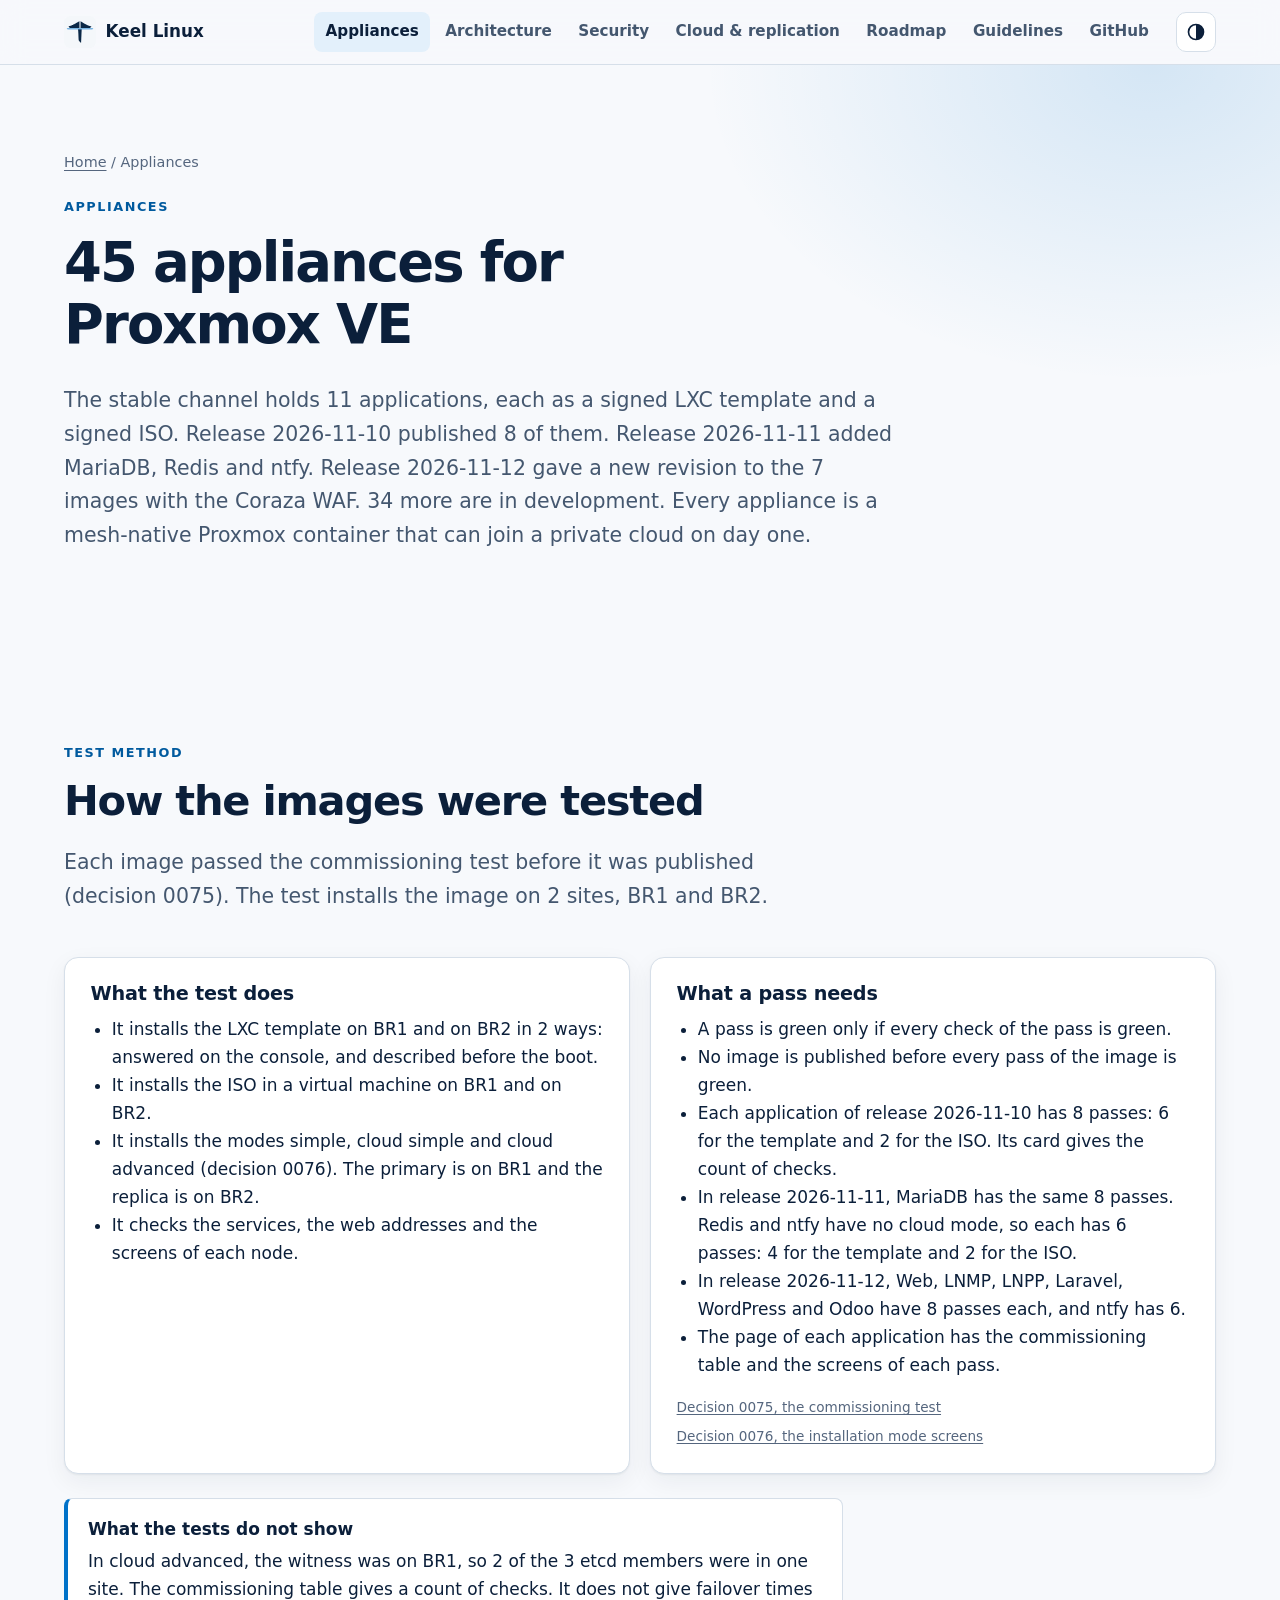
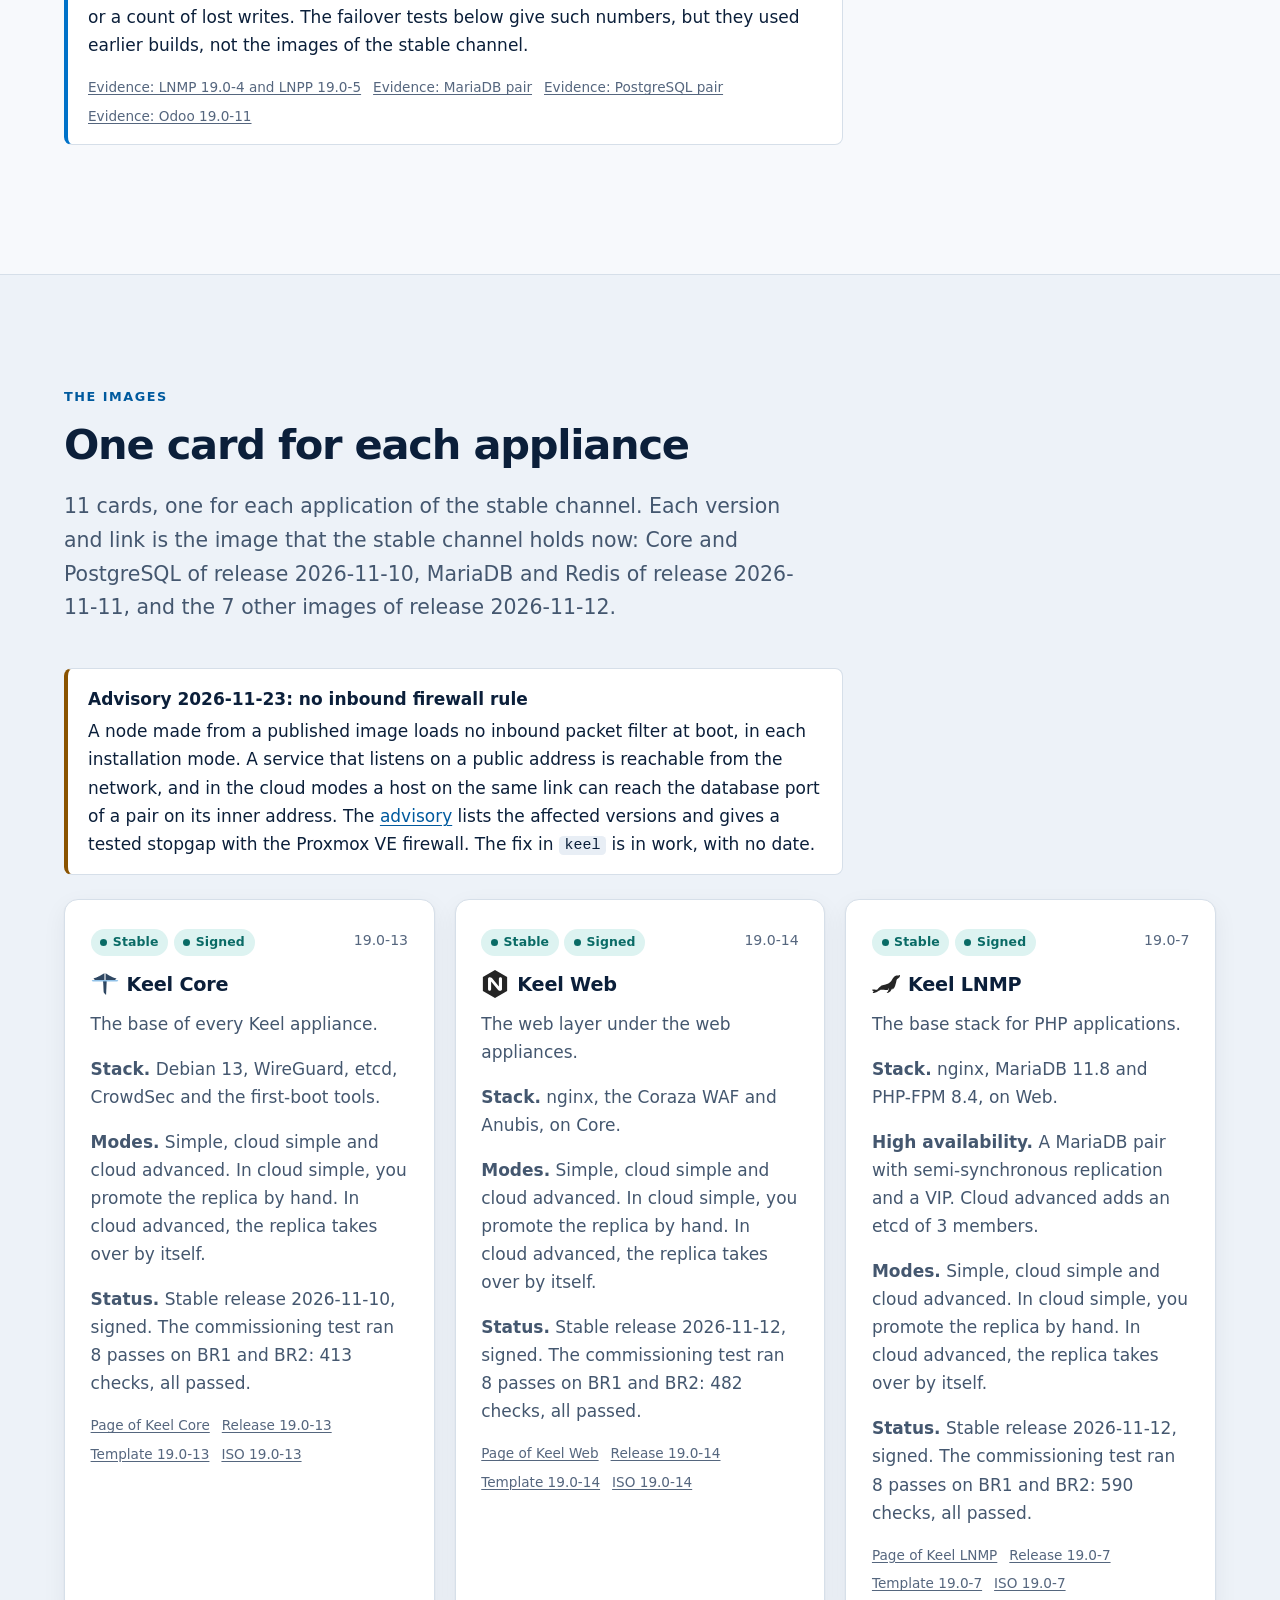
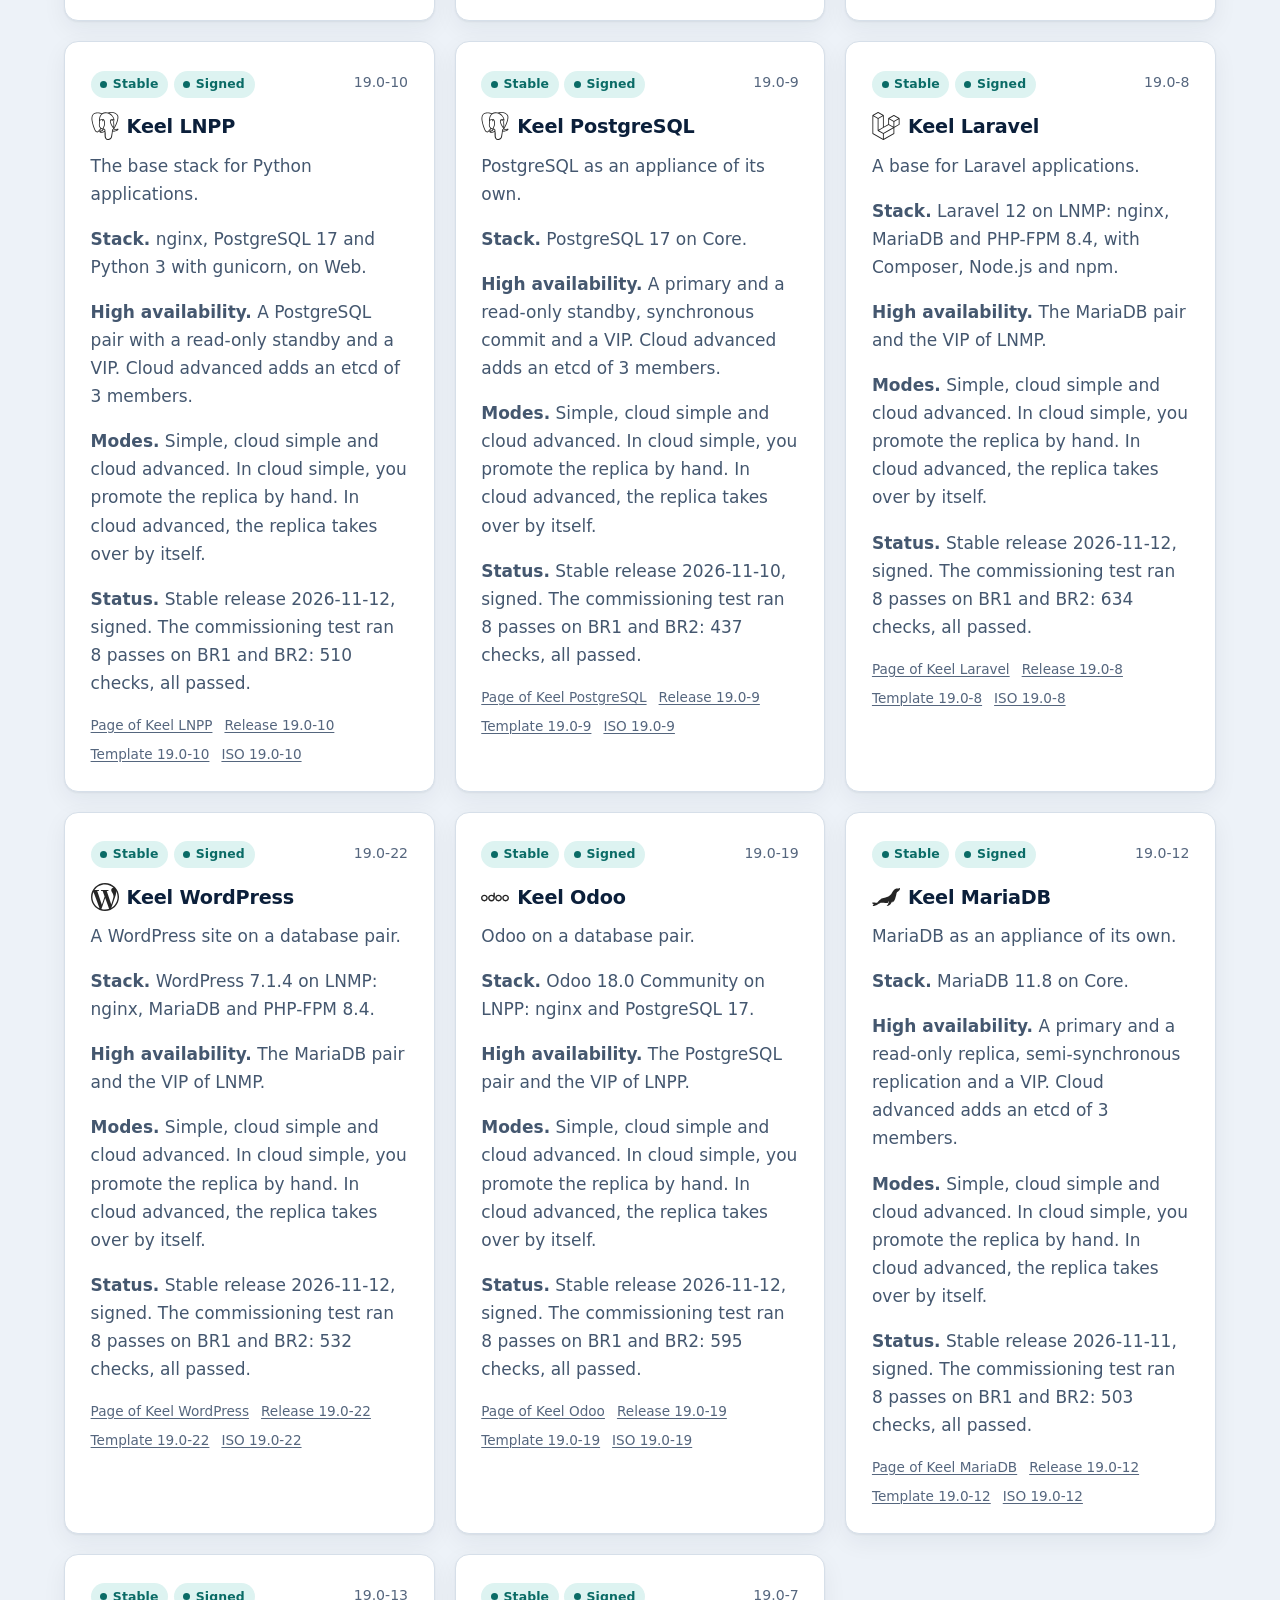
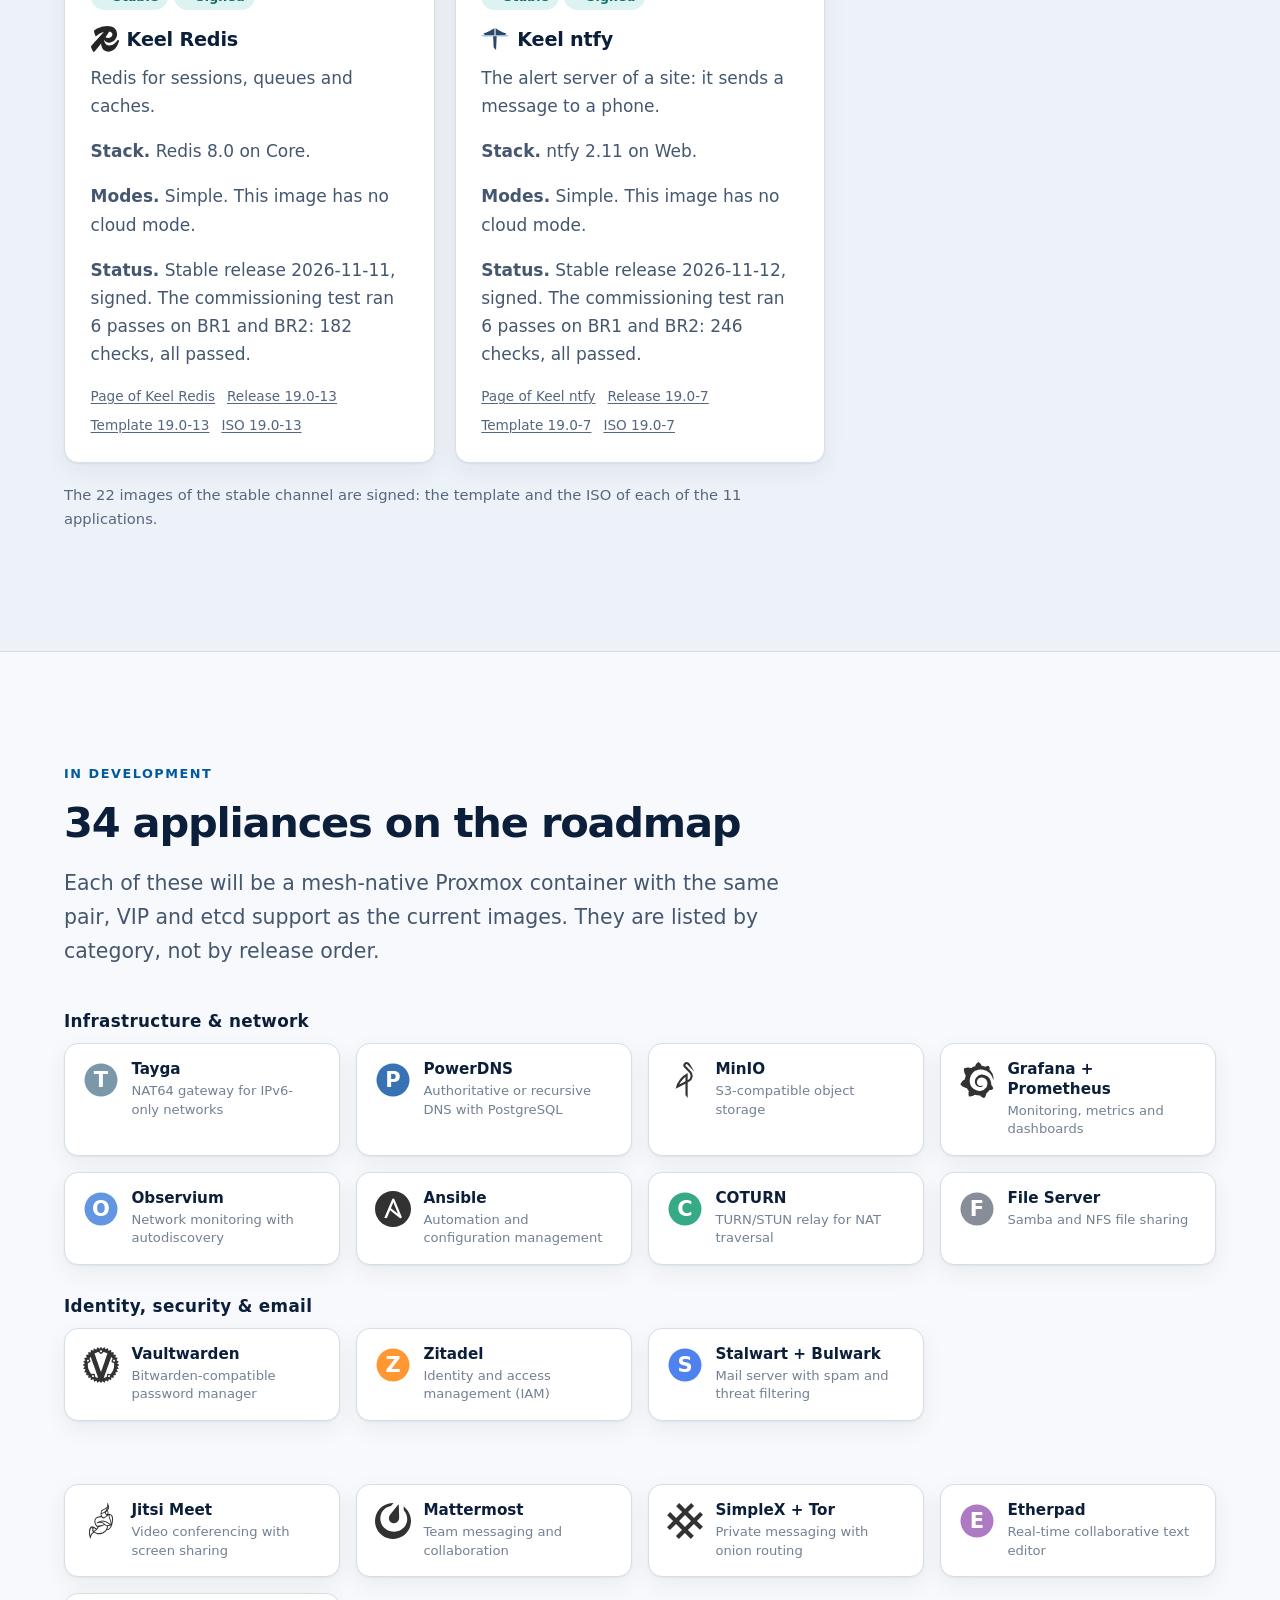
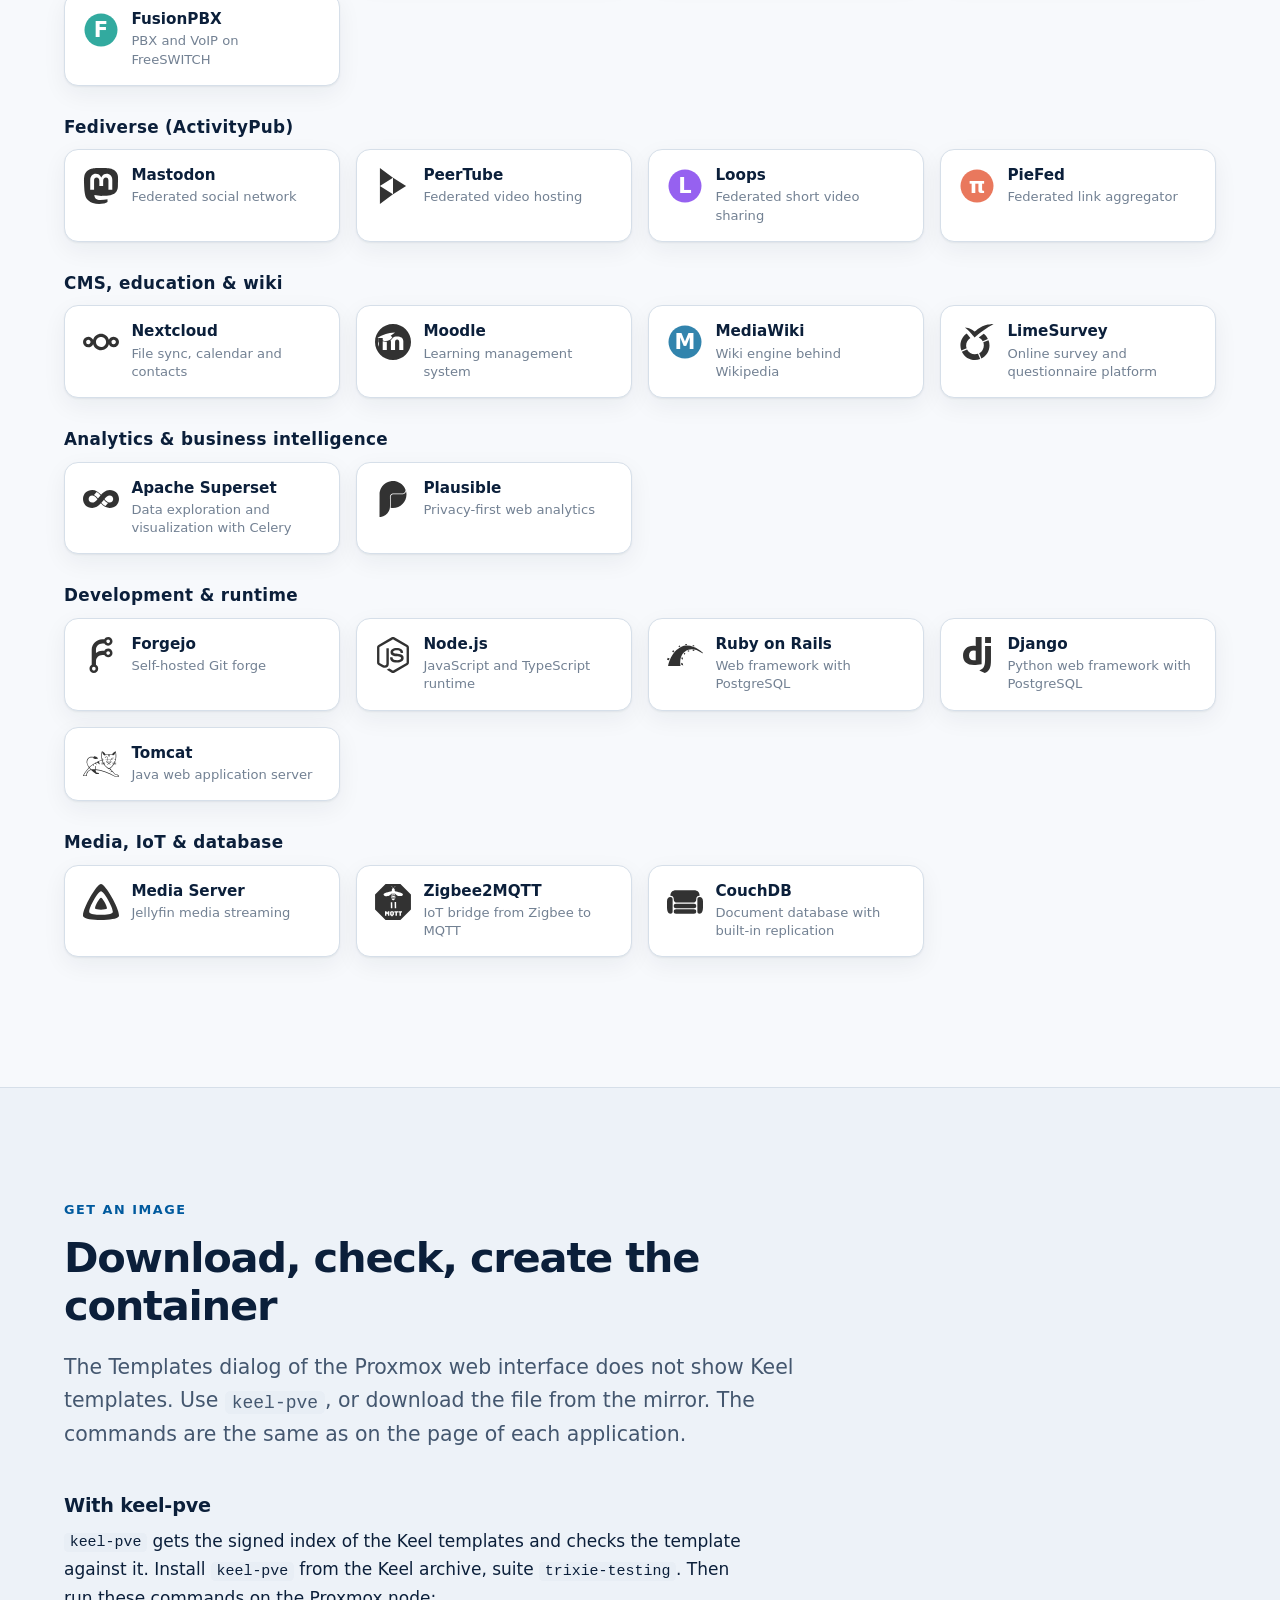
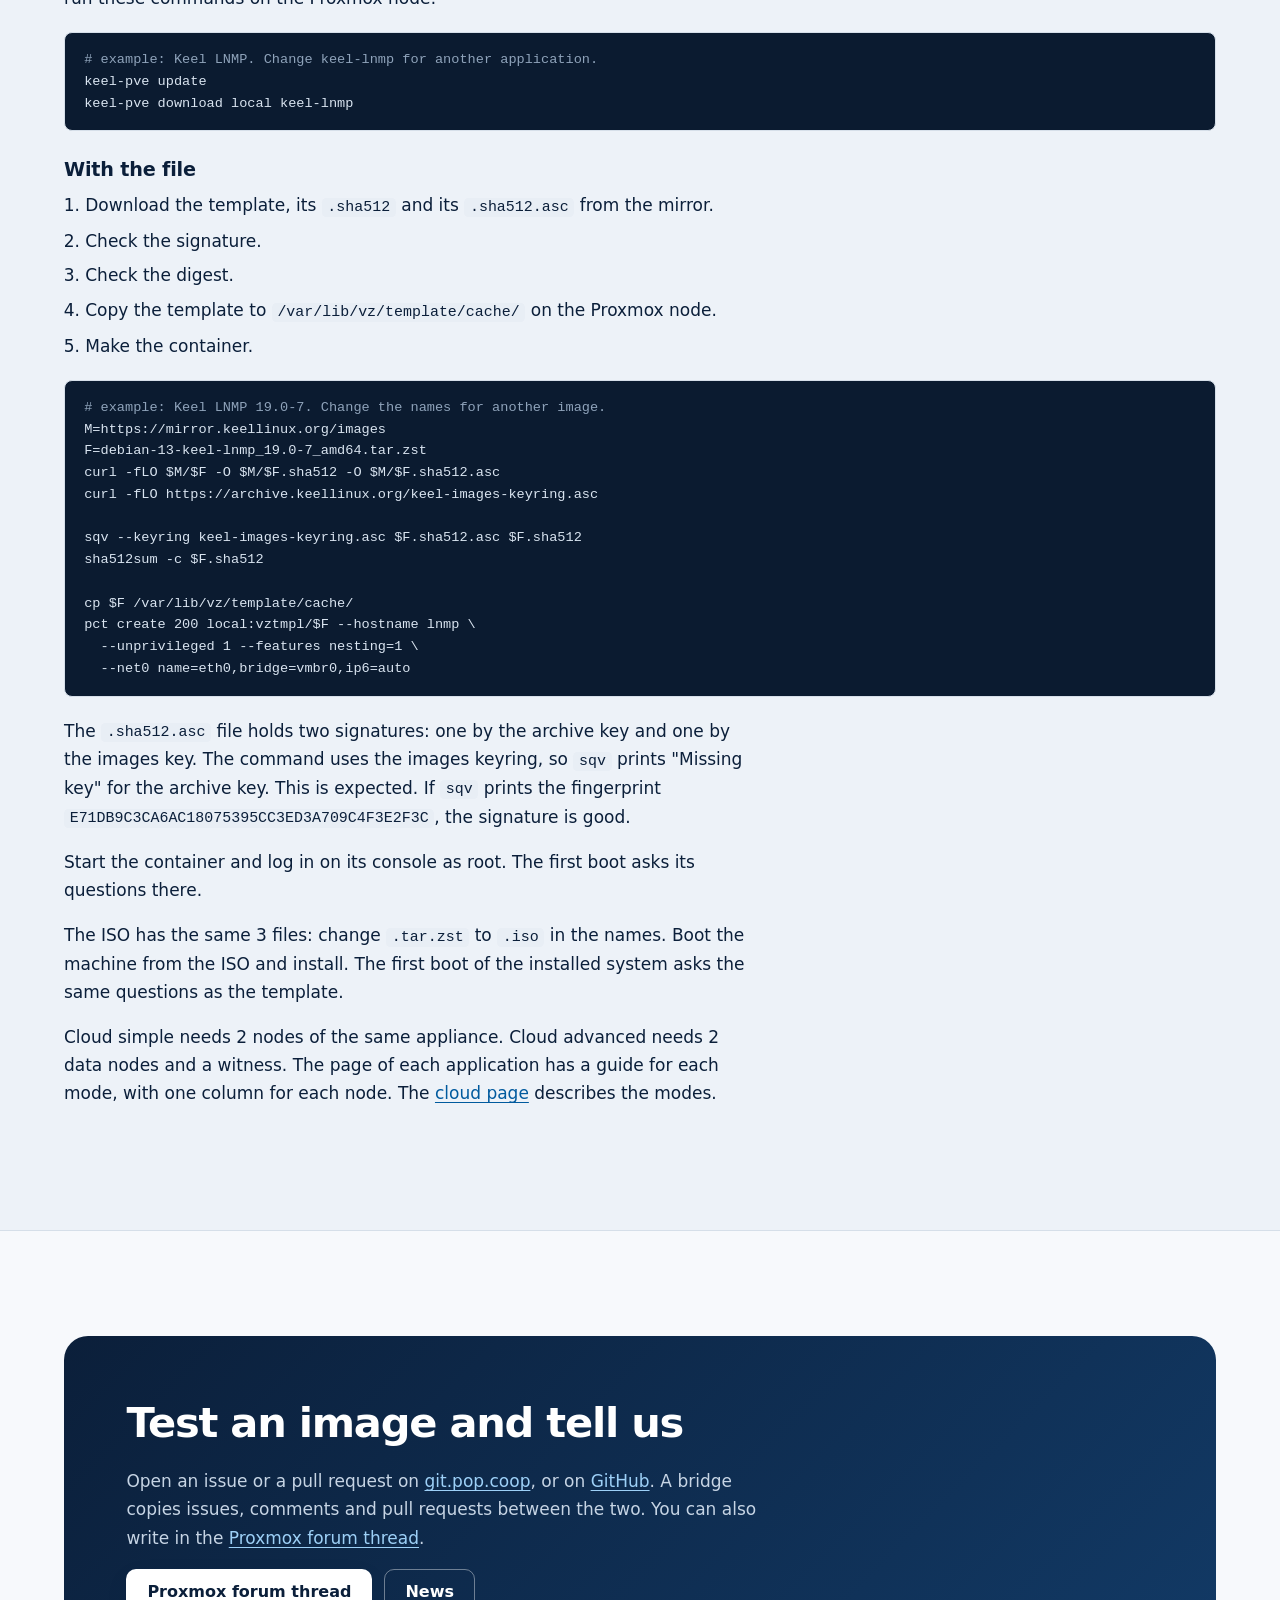
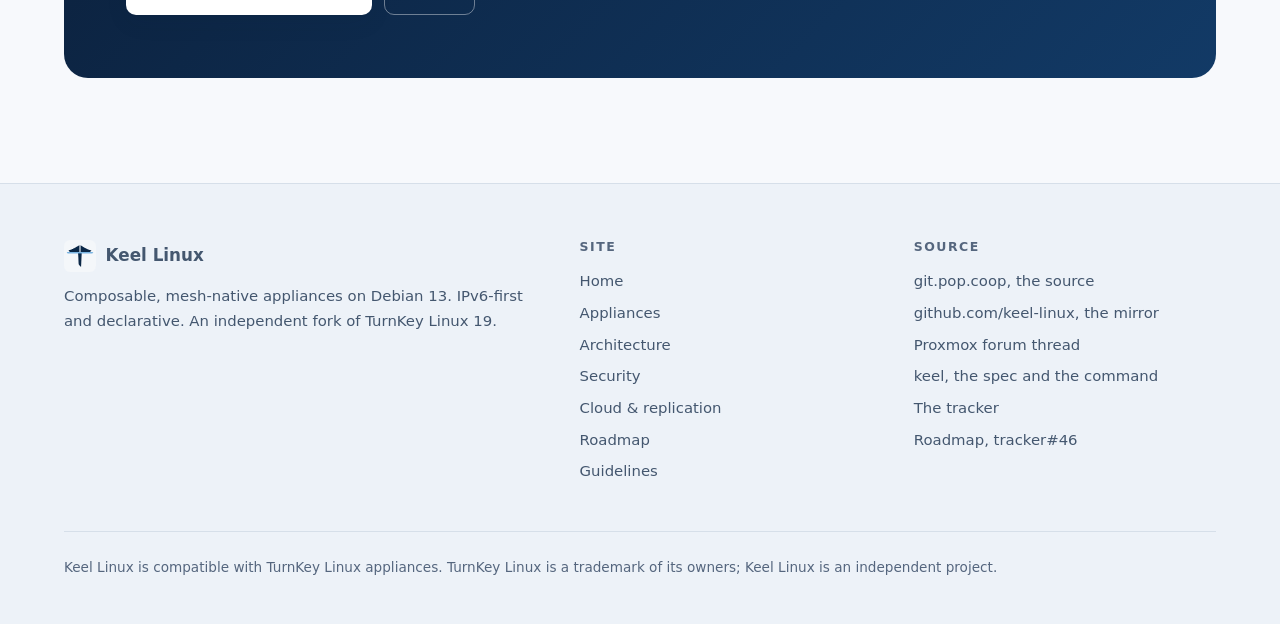
<file: appliances.html>
<!DOCTYPE html>
<html lang="en">
<head>
  <meta charset="utf-8">
  <meta name="viewport" content="width=device-width, initial-scale=1">
  <title>Appliances, Keel Linux</title>
  <meta name="description" content="Keel Linux appliances for Proxmox VE: 11 applications in the signed stable channel and 34 more in development. Mesh-native, replicated across sites, upgraded with apt.">
  <link rel="canonical" href="https://keellinux.org/appliances.html">
  <meta name="color-scheme" content="light dark">
  <meta name="theme-color" media="(prefers-color-scheme: light)" content="#F7F9FC">
  <meta name="theme-color" media="(prefers-color-scheme: dark)" content="#07182B">
  <link rel="icon" type="image/svg+xml" href="assets/keel-mark.svg">
  <link rel="icon" type="image/png" sizes="32x32" href="favicon.png">
  <link rel="apple-touch-icon" href="assets/keel-mark-512.png">
  <meta property="og:type" content="website">
  <meta property="og:site_name" content="Keel Linux">
  <meta property="og:url" content="https://keellinux.org/appliances.html">
  <meta property="og:title" content="Keel Linux: 45 appliances for Proxmox VE">
  <meta property="og:description" content="11 applications in the signed stable channel, 34 more in development. Mesh-native, replicated across sites, upgraded with apt.">
  <meta property="og:image" content="https://keellinux.org/assets/keel-social.png">
  <meta property="og:image:alt" content="The Keel Linux mark">
  <meta name="twitter:card" content="summary_large_image">
  <meta name="twitter:title" content="Keel Linux: 45 appliances for Proxmox VE">
  <meta name="twitter:description" content="11 applications in the signed stable channel, 34 more in development. Mesh-native, replicated across sites, upgraded with apt.">
  <meta name="twitter:image" content="https://keellinux.org/assets/keel-social.png">
  <link rel="stylesheet" href="style.css?v=2026093001">
  <style>
    .app-logo { width: 28px; height: 28px; display: inline-block; vertical-align: middle; margin-right: .5rem; opacity: .85; }
    .card h3 .app-logo { margin-bottom: 2px; }
    @media (prefers-color-scheme: dark) { :root:not([data-theme="light"]) .app-logo { filter: brightness(1.2); } }
    :root[data-theme="dark"] .app-logo { filter: brightness(1.2); }

    .roadmap-category { margin-top: 2rem; margin-bottom: .75rem; font-size: 1.05rem; font-weight: 600; letter-spacing: .02em; }
    .roadmap-category:first-of-type { margin-top: 0; }

    .grid-4 { display: grid; grid-template-columns: repeat(auto-fill, minmax(220px, 1fr)); gap: 1rem; list-style: none; padding: 0; margin: 0 0 1.5rem; }

    .card-compact { padding: 1rem 1.15rem; display: flex; align-items: flex-start; gap: .75rem; }
    .card-compact .cc-icon { flex-shrink: 0; width: 36px; height: 36px; opacity: .8; margin-top: 2px; }
    @media (prefers-color-scheme: dark) { :root:not([data-theme="light"]) .card-compact .cc-icon { filter: brightness(1.3); } }
    :root[data-theme="dark"] .card-compact .cc-icon { filter: brightness(1.3); }
    .card-compact .cc-text h4 { margin: 0 0 .15rem; font-size: .95rem; line-height: 1.3; }
    .card-compact .cc-text p { margin: 0; font-size: .82rem; line-height: 1.4; opacity: .75; }
  </style>
  <script>
    (function () {
      var root = document.documentElement;
      root.className += " js";
      try {
        var saved = localStorage.getItem("keel-theme");
        if (saved === "light" || saved === "dark") { root.setAttribute("data-theme", saved); }
      } catch (e) {}
      if (window.matchMedia && !window.matchMedia("(prefers-reduced-motion: reduce)").matches && "IntersectionObserver" in window) {
        root.className += " js-motion";
        setTimeout(function () { if (!window.keelReady) { root.className = root.className.replace(" js-motion", ""); } }, 2500);
      }
    })();
  </script>
  <script defer src="assets/js/site.js?v=2026093001"></script>
  <script defer data-domain="keellinux.org" src="https://analytics.pop.coop/js/script.file-downloads.hash.outbound-links.pageview-props.revenue.tagged-events.js"></script>
  <script>window.plausible = window.plausible || function() { (window.plausible.q = window.plausible.q || []).push(arguments) }</script>
</head>
<body>
  <a class="skip" href="#main">Skip to content</a>

  <header class="site-header">
    <div class="wrap">
      <a class="brand" href="index.html" aria-label="Keel Linux, home">
        <img src="assets/keel-mark.svg" alt="" width="32" height="32">
        <span>Keel Linux</span>
      </a>
      <nav class="site-nav" id="site-nav" aria-label="Main">
        <ul>
          <li><a href="appliances.html" aria-current="page">Appliances</a></li>
          <li><a href="architecture.html">Architecture</a></li>
          <li><a href="security.html">Security</a></li>
          <li><a href="cloud.html">Cloud &amp; replication</a></li>
          <li><a href="roadmap.html">Roadmap</a></li>
          <li><a href="guidelines.html">Guidelines</a></li>
          <li><a href="https://github.com/keel-linux">GitHub</a></li>
        </ul>
      </nav>
      <button class="icon-btn" id="theme-toggle" type="button" aria-label="Switch theme" hidden>
        <svg viewBox="0 0 24 24" aria-hidden="true" focusable="false"><circle cx="12" cy="12" r="9" fill="none" stroke="currentColor" stroke-width="2"/><path d="M12 3a9 9 0 0 1 0 18z" fill="currentColor"/></svg>
      </button>
      <button class="icon-btn nav-toggle" id="nav-toggle" type="button" aria-controls="site-nav" aria-expanded="false" aria-label="Open menu" hidden>
        <svg viewBox="0 0 24 24" aria-hidden="true" focusable="false"><path d="M4 7h16M4 12h16M4 17h16" fill="none" stroke="currentColor" stroke-width="2" stroke-linecap="round"/></svg>
      </button>
    </div>
  </header>

  <main id="main">
    <section class="page-hero" aria-labelledby="page-title">
      <div class="wrap">
        <p class="crumbs"><a href="index.html">Home</a> / Appliances</p>
        <span class="eyebrow">Appliances</span>
        <h1 id="page-title">45 appliances for Proxmox VE</h1>
        <p class="lead">The stable channel holds 11 applications, each as a signed LXC template and a signed ISO. Release 2026-11-10 published 8 of them. Release 2026-11-11 added MariaDB, Redis and ntfy. Release 2026-11-12 gave a new revision to the 7 images with the Coraza WAF. 34 more are in development. Every appliance is a mesh-native Proxmox container that can join a private cloud on day one.</p>
      </div>
    </section>

    <section class="section" id="how-tested" aria-labelledby="how-tested-title">
      <div class="wrap">
        <div class="section-head" data-reveal>
          <span class="eyebrow">Test method</span>
          <h2 id="how-tested-title">How the images were tested</h2>
          <p class="lead">Each image passed the commissioning test before it was published (decision 0075). The test installs the image on 2 sites, BR1 and BR2.</p>
        </div>
        <div class="grid grid-2">
          <div class="card" data-reveal>
            <h3 style="margin-top:0">What the test does</h3>
            <ul>
              <li>It installs the LXC template on BR1 and on BR2 in 2 ways: answered on the console, and described before the boot.</li>
              <li>It installs the ISO in a virtual machine on BR1 and on BR2.</li>
              <li>It installs the modes simple, cloud simple and cloud advanced (decision 0076). The primary is on BR1 and the replica is on BR2.</li>
              <li>It checks the services, the web addresses and the screens of each node.</li>
            </ul>
          </div>
          <div class="card" data-reveal data-reveal-delay="1">
            <h3 style="margin-top:0">What a pass needs</h3>
            <ul>
              <li>A pass is green only if every check of the pass is green.</li>
              <li>No image is published before every pass of the image is green.</li>
              <li>Each application of release 2026-11-10 has 8 passes: 6 for the template and 2 for the ISO. Its card gives the count of checks.</li>
              <li>In release 2026-11-11, MariaDB has the same 8 passes. Redis and ntfy have no cloud mode, so each has 6 passes: 4 for the template and 2 for the ISO.</li>
              <li>In release 2026-11-12, Web, LNMP, LNPP, Laravel, WordPress and Odoo have 8 passes each, and ntfy has 6.</li>
              <li>The page of each application has the commissioning table and the screens of each pass.</li>
            </ul>
            <p class="refs"><a href="https://git.pop.coop/Keel-Linux/handbook/src/branch/main/docs/decisions/0075-commissioning-test.md">Decision 0075, the commissioning test</a><a href="https://git.pop.coop/Keel-Linux/handbook/src/branch/main/docs/decisions/0076-installation-mode-screens.md">Decision 0076, the installation mode screens</a></p>
          </div>
        </div>
        <div class="callout" data-reveal>
          <strong>What the tests do not show</strong>
          <p>In cloud advanced, the witness was on BR1, so 2 of the 3 etcd members were in one site. The commissioning table gives a count of checks. It does not give failover times or a count of lost writes. The failover tests below give such numbers, but they used earlier builds, not the images of the stable channel.</p>
          <p class="refs"><a href="https://git.pop.coop/Keel-Linux/handbook/src/branch/main/docs/evidence/2026-10-17-lnmp-19.0-4-cross-site.md">Evidence: LNMP 19.0-4 and LNPP 19.0-5</a><a href="https://git.pop.coop/Keel-Linux/handbook/src/branch/main/docs/evidence/2026-10-08-mariadb-pair-real.md">Evidence: MariaDB pair</a><a href="https://git.pop.coop/Keel-Linux/handbook/src/branch/main/docs/evidence/2026-10-14-postgresql-pair-real.md">Evidence: PostgreSQL pair</a><a href="https://git.pop.coop/Keel-Linux/handbook/src/branch/main/docs/evidence/2026-10-19-odoo-19.0-11-keel-0.23.49.md">Evidence: Odoo 19.0-11</a></p>
        </div>
      </div>
    </section>

    <section class="section section-alt" id="list" aria-labelledby="list-title">
      <div class="wrap">
        <div class="section-head" data-reveal>
          <span class="eyebrow">The images</span>
          <h2 id="list-title">One card for each appliance</h2>
          <p class="lead">11 cards, one for each application of the stable channel. Each version and link is the image that the stable channel holds now: Core and PostgreSQL of release 2026-11-10, MariaDB and Redis of release 2026-11-11, and the 7 other images of release 2026-11-12.</p>
        </div>
        <div class="callout warn">
            <strong>Advisory 2026-11-23: no inbound firewall rule</strong>
            <p>A node made from a published image loads no inbound packet filter at boot, in each installation mode. A service that listens on a public address is reachable from the network, and in the cloud modes a host on the same link can reach the database port of a pair on its inner address. The <a href="https://git.pop.coop/Keel-Linux/handbook/src/branch/main/docs/advisories/2026-11-23-no-inbound-firewall.md">advisory</a> lists the affected versions and gives a tested stopgap with the Proxmox VE firewall. The fix in <code>keel</code> is in work, with no date.</p>
        </div>
        <ul class="grid grid-3">
          <li class="card" id="core" data-reveal>
            <div class="card-top">
              <span><span class="badge badge-live">Stable</span> <span class="badge badge-live">Signed</span></span>
              <span class="hint" style="margin:0">19.0-13</span>
            </div>
            <h3><img class="app-logo" src="assets/keel-mark.svg" alt="">Keel Core</h3>
            <p>The base of every Keel appliance.</p>
            <p><strong>Stack.</strong> Debian 13, WireGuard, etcd, CrowdSec and the first-boot tools.</p>
            <p><strong>Modes.</strong> Simple, cloud simple and cloud advanced. In cloud simple, you promote the replica by hand. In cloud advanced, the replica takes over by itself.</p>
            <p><strong>Status.</strong> Stable release 2026-11-10, signed. The commissioning test ran 8 passes on BR1 and BR2: 413 checks, all passed.</p>
            <p class="refs"><a href="https://keellinux.org/apps/core/">Page of Keel Core</a><a href="https://git.pop.coop/Keel-Linux/keel-core/releases/tag/19.0-13">Release 19.0-13</a><a href="https://mirror.keellinux.org/images/debian-13-keel-core_19.0-13_amd64.tar.zst">Template 19.0-13</a><a href="https://mirror.keellinux.org/images/debian-13-keel-core_19.0-13_amd64.iso">ISO 19.0-13</a></p>
          </li>
          <li class="card" id="web" data-reveal data-reveal-delay="1">
            <div class="card-top">
              <span><span class="badge badge-live">Stable</span> <span class="badge badge-live">Signed</span></span>
              <span class="hint" style="margin:0">19.0-14</span>
            </div>
            <h3><img class="app-logo" src="assets/logos/nginx.svg" alt="">Keel Web</h3>
            <p>The web layer under the web appliances.</p>
            <p><strong>Stack.</strong> nginx, the Coraza WAF and Anubis, on Core.</p>
            <p><strong>Modes.</strong> Simple, cloud simple and cloud advanced. In cloud simple, you promote the replica by hand. In cloud advanced, the replica takes over by itself.</p>
            <p><strong>Status.</strong> Stable release 2026-11-12, signed. The commissioning test ran 8 passes on BR1 and BR2: 482 checks, all passed.</p>
            <p class="refs"><a href="https://keellinux.org/apps/web/">Page of Keel Web</a><a href="https://git.pop.coop/Keel-Linux/keel-web/releases/tag/19.0-14">Release 19.0-14</a><a href="https://mirror.keellinux.org/images/debian-13-keel-web_19.0-14_amd64.tar.zst">Template 19.0-14</a><a href="https://mirror.keellinux.org/images/debian-13-keel-web_19.0-14_amd64.iso">ISO 19.0-14</a></p>
          </li>
          <li class="card" id="lnmp" data-reveal data-reveal-delay="2">
            <div class="card-top">
              <span><span class="badge badge-live">Stable</span> <span class="badge badge-live">Signed</span></span>
              <span class="hint" style="margin:0">19.0-7</span>
            </div>
            <h3><img class="app-logo" src="assets/logos/mariadb.svg" alt="">Keel LNMP</h3>
            <p>The base stack for PHP applications.</p>
            <p><strong>Stack.</strong> nginx, MariaDB 11.8 and PHP-FPM 8.4, on Web.</p>
            <p><strong>High availability.</strong> A MariaDB pair with semi-synchronous replication and a VIP. Cloud advanced adds an etcd of 3 members.</p>
            <p><strong>Modes.</strong> Simple, cloud simple and cloud advanced. In cloud simple, you promote the replica by hand. In cloud advanced, the replica takes over by itself.</p>
            <p><strong>Status.</strong> Stable release 2026-11-12, signed. The commissioning test ran 8 passes on BR1 and BR2: 590 checks, all passed.</p>
            <p class="refs"><a href="https://keellinux.org/apps/lnmp/">Page of Keel LNMP</a><a href="https://git.pop.coop/Keel-Linux/keel-lnmp/releases/tag/19.0-7">Release 19.0-7</a><a href="https://mirror.keellinux.org/images/debian-13-keel-lnmp_19.0-7_amd64.tar.zst">Template 19.0-7</a><a href="https://mirror.keellinux.org/images/debian-13-keel-lnmp_19.0-7_amd64.iso">ISO 19.0-7</a></p>
          </li>
          <li class="card" id="lnpp" data-reveal>
            <div class="card-top">
              <span><span class="badge badge-live">Stable</span> <span class="badge badge-live">Signed</span></span>
              <span class="hint" style="margin:0">19.0-10</span>
            </div>
            <h3><img class="app-logo" src="assets/logos/postgresql.svg" alt="">Keel LNPP</h3>
            <p>The base stack for Python applications.</p>
            <p><strong>Stack.</strong> nginx, PostgreSQL 17 and Python 3 with gunicorn, on Web.</p>
            <p><strong>High availability.</strong> A PostgreSQL pair with a read-only standby and a VIP. Cloud advanced adds an etcd of 3 members.</p>
            <p><strong>Modes.</strong> Simple, cloud simple and cloud advanced. In cloud simple, you promote the replica by hand. In cloud advanced, the replica takes over by itself.</p>
            <p><strong>Status.</strong> Stable release 2026-11-12, signed. The commissioning test ran 8 passes on BR1 and BR2: 510 checks, all passed.</p>
            <p class="refs"><a href="https://keellinux.org/apps/lnpp/">Page of Keel LNPP</a><a href="https://git.pop.coop/Keel-Linux/keel-lnpp/releases/tag/19.0-10">Release 19.0-10</a><a href="https://mirror.keellinux.org/images/debian-13-keel-lnpp_19.0-10_amd64.tar.zst">Template 19.0-10</a><a href="https://mirror.keellinux.org/images/debian-13-keel-lnpp_19.0-10_amd64.iso">ISO 19.0-10</a></p>
          </li>
          <li class="card" id="postgresql" data-reveal data-reveal-delay="1">
            <div class="card-top">
              <span><span class="badge badge-live">Stable</span> <span class="badge badge-live">Signed</span></span>
              <span class="hint" style="margin:0">19.0-9</span>
            </div>
            <h3><img class="app-logo" src="assets/logos/postgresql.svg" alt="">Keel PostgreSQL</h3>
            <p>PostgreSQL as an appliance of its own.</p>
            <p><strong>Stack.</strong> PostgreSQL 17 on Core.</p>
            <p><strong>High availability.</strong> A primary and a read-only standby, synchronous commit and a VIP. Cloud advanced adds an etcd of 3 members.</p>
            <p><strong>Modes.</strong> Simple, cloud simple and cloud advanced. In cloud simple, you promote the replica by hand. In cloud advanced, the replica takes over by itself.</p>
            <p><strong>Status.</strong> Stable release 2026-11-10, signed. The commissioning test ran 8 passes on BR1 and BR2: 437 checks, all passed.</p>
            <p class="refs"><a href="https://keellinux.org/apps/postgresql/">Page of Keel PostgreSQL</a><a href="https://git.pop.coop/Keel-Linux/keel-postgresql/releases/tag/19.0-9">Release 19.0-9</a><a href="https://mirror.keellinux.org/images/debian-13-keel-postgresql_19.0-9_amd64.tar.zst">Template 19.0-9</a><a href="https://mirror.keellinux.org/images/debian-13-keel-postgresql_19.0-9_amd64.iso">ISO 19.0-9</a></p>
          </li>
          <li class="card" id="laravel" data-reveal data-reveal-delay="2">
            <div class="card-top">
              <span><span class="badge badge-live">Stable</span> <span class="badge badge-live">Signed</span></span>
              <span class="hint" style="margin:0">19.0-8</span>
            </div>
            <h3><img class="app-logo" src="assets/logos/laravel.svg" alt="">Keel Laravel</h3>
            <p>A base for Laravel applications.</p>
            <p><strong>Stack.</strong> Laravel 12 on LNMP: nginx, MariaDB and PHP-FPM 8.4, with Composer, Node.js and npm.</p>
            <p><strong>High availability.</strong> The MariaDB pair and the VIP of LNMP.</p>
            <p><strong>Modes.</strong> Simple, cloud simple and cloud advanced. In cloud simple, you promote the replica by hand. In cloud advanced, the replica takes over by itself.</p>
            <p><strong>Status.</strong> Stable release 2026-11-12, signed. The commissioning test ran 8 passes on BR1 and BR2: 634 checks, all passed.</p>
            <p class="refs"><a href="https://keellinux.org/apps/laravel/">Page of Keel Laravel</a><a href="https://git.pop.coop/Keel-Linux/keel-laravel/releases/tag/19.0-8">Release 19.0-8</a><a href="https://mirror.keellinux.org/images/debian-13-keel-laravel_19.0-8_amd64.tar.zst">Template 19.0-8</a><a href="https://mirror.keellinux.org/images/debian-13-keel-laravel_19.0-8_amd64.iso">ISO 19.0-8</a></p>
          </li>
          <li class="card" id="wordpress" data-reveal>
            <div class="card-top">
              <span><span class="badge badge-live">Stable</span> <span class="badge badge-live">Signed</span></span>
              <span class="hint" style="margin:0">19.0-22</span>
            </div>
            <h3><img class="app-logo" src="assets/logos/wordpress.svg" alt="">Keel WordPress</h3>
            <p>A WordPress site on a database pair.</p>
            <p><strong>Stack.</strong> WordPress 7.1.4 on LNMP: nginx, MariaDB and PHP-FPM 8.4.</p>
            <p><strong>High availability.</strong> The MariaDB pair and the VIP of LNMP.</p>
            <p><strong>Modes.</strong> Simple, cloud simple and cloud advanced. In cloud simple, you promote the replica by hand. In cloud advanced, the replica takes over by itself.</p>
            <p><strong>Status.</strong> Stable release 2026-11-12, signed. The commissioning test ran 8 passes on BR1 and BR2: 532 checks, all passed.</p>
            <p class="refs"><a href="https://keellinux.org/apps/wordpress/">Page of Keel WordPress</a><a href="https://git.pop.coop/Keel-Linux/keel-wordpress/releases/tag/19.0-22">Release 19.0-22</a><a href="https://mirror.keellinux.org/images/debian-13-keel-wordpress_19.0-22_amd64.tar.zst">Template 19.0-22</a><a href="https://mirror.keellinux.org/images/debian-13-keel-wordpress_19.0-22_amd64.iso">ISO 19.0-22</a></p>
          </li>
          <li class="card" id="odoo" data-reveal data-reveal-delay="1">
            <div class="card-top">
              <span><span class="badge badge-live">Stable</span> <span class="badge badge-live">Signed</span></span>
              <span class="hint" style="margin:0">19.0-19</span>
            </div>
            <h3><img class="app-logo" src="assets/logos/odoo.svg" alt="">Keel Odoo</h3>
            <p>Odoo on a database pair.</p>
            <p><strong>Stack.</strong> Odoo 18.0 Community on LNPP: nginx and PostgreSQL 17.</p>
            <p><strong>High availability.</strong> The PostgreSQL pair and the VIP of LNPP.</p>
            <p><strong>Modes.</strong> Simple, cloud simple and cloud advanced. In cloud simple, you promote the replica by hand. In cloud advanced, the replica takes over by itself.</p>
            <p><strong>Status.</strong> Stable release 2026-11-12, signed. The commissioning test ran 8 passes on BR1 and BR2: 595 checks, all passed.</p>
            <p class="refs"><a href="https://keellinux.org/apps/odoo/">Page of Keel Odoo</a><a href="https://git.pop.coop/Keel-Linux/keel-odoo/releases/tag/19.0-19">Release 19.0-19</a><a href="https://mirror.keellinux.org/images/debian-13-keel-odoo_19.0-19_amd64.tar.zst">Template 19.0-19</a><a href="https://mirror.keellinux.org/images/debian-13-keel-odoo_19.0-19_amd64.iso">ISO 19.0-19</a></p>
          </li>
          <li class="card" id="mariadb" data-reveal data-reveal-delay="2">
            <div class="card-top">
              <span><span class="badge badge-live">Stable</span> <span class="badge badge-live">Signed</span></span>
              <span class="hint" style="margin:0">19.0-12</span>
            </div>
            <h3><img class="app-logo" src="assets/logos/mariadb.svg" alt="">Keel MariaDB</h3>
            <p>MariaDB as an appliance of its own.</p>
            <p><strong>Stack.</strong> MariaDB 11.8 on Core.</p>
            <p><strong>High availability.</strong> A primary and a read-only replica, semi-synchronous replication and a VIP. Cloud advanced adds an etcd of 3 members.</p>
            <p><strong>Modes.</strong> Simple, cloud simple and cloud advanced. In cloud simple, you promote the replica by hand. In cloud advanced, the replica takes over by itself.</p>
            <p><strong>Status.</strong> Stable release 2026-11-11, signed. The commissioning test ran 8 passes on BR1 and BR2: 503 checks, all passed.</p>
            <p class="refs"><a href="https://keellinux.org/apps/mariadb/">Page of Keel MariaDB</a><a href="https://git.pop.coop/Keel-Linux/keel-mariadb/releases/tag/19.0-12">Release 19.0-12</a><a href="https://mirror.keellinux.org/images/debian-13-keel-mariadb_19.0-12_amd64.tar.zst">Template 19.0-12</a><a href="https://mirror.keellinux.org/images/debian-13-keel-mariadb_19.0-12_amd64.iso">ISO 19.0-12</a></p>
          </li>
          <li class="card" id="redis" data-reveal>
            <div class="card-top">
              <span><span class="badge badge-live">Stable</span> <span class="badge badge-live">Signed</span></span>
              <span class="hint" style="margin:0">19.0-13</span>
            </div>
            <h3><img class="app-logo" src="assets/logos/redis.svg" alt="">Keel Redis</h3>
            <p>Redis for sessions, queues and caches.</p>
            <p><strong>Stack.</strong> Redis 8.0 on Core.</p>
            <p><strong>Modes.</strong> Simple. This image has no cloud mode.</p>
            <p><strong>Status.</strong> Stable release 2026-11-11, signed. The commissioning test ran 6 passes on BR1 and BR2: 182 checks, all passed.</p>
            <p class="refs"><a href="https://keellinux.org/apps/redis/">Page of Keel Redis</a><a href="https://git.pop.coop/Keel-Linux/keel-redis/releases/tag/19.0-13">Release 19.0-13</a><a href="https://mirror.keellinux.org/images/debian-13-keel-redis_19.0-13_amd64.tar.zst">Template 19.0-13</a><a href="https://mirror.keellinux.org/images/debian-13-keel-redis_19.0-13_amd64.iso">ISO 19.0-13</a></p>
          </li>
          <li class="card" id="ntfy" data-reveal data-reveal-delay="1">
            <div class="card-top">
              <span><span class="badge badge-live">Stable</span> <span class="badge badge-live">Signed</span></span>
              <span class="hint" style="margin:0">19.0-7</span>
            </div>
            <h3><img class="app-logo" src="assets/keel-mark.svg" alt="">Keel ntfy</h3>
            <p>The alert server of a site: it sends a message to a phone.</p>
            <p><strong>Stack.</strong> ntfy 2.11 on Web.</p>
            <p><strong>Modes.</strong> Simple. This image has no cloud mode.</p>
            <p><strong>Status.</strong> Stable release 2026-11-12, signed. The commissioning test ran 6 passes on BR1 and BR2: 246 checks, all passed.</p>
            <p class="refs"><a href="https://keellinux.org/apps/ntfy/">Page of Keel ntfy</a><a href="https://git.pop.coop/Keel-Linux/keel-ntfy/releases/tag/19.0-7">Release 19.0-7</a><a href="https://mirror.keellinux.org/images/debian-13-keel-ntfy_19.0-7_amd64.tar.zst">Template 19.0-7</a><a href="https://mirror.keellinux.org/images/debian-13-keel-ntfy_19.0-7_amd64.iso">ISO 19.0-7</a></p>
          </li>
        </ul>
        <p class="compose-note">The 22 images of the stable channel are signed: the template and the ISO of each of the 11 applications.</p>
      </div>
    </section>

    <section class="section" id="roadmap" aria-labelledby="roadmap-title">
      <div class="wrap">
        <div class="section-head" data-reveal>
          <span class="eyebrow">In development</span>
          <h2 id="roadmap-title">34 appliances on the roadmap</h2>
          <p class="lead">Each of these will be a mesh-native Proxmox container with the same pair, VIP and etcd support as the current images. They are listed by category, not by release order.</p>
        </div>

        <h3 class="roadmap-category" data-reveal>Infrastructure &amp; network</h3>
        <ul class="grid-4">
          <li class="card card-compact" data-reveal>
            <img class="cc-icon" src="assets/logos/tayga.svg" alt="">
            <div class="cc-text"><h4>Tayga</h4><p>NAT64 gateway for IPv6-only networks</p></div>
          </li>
          <li class="card card-compact" data-reveal>
            <img class="cc-icon" src="assets/logos/powerdns.svg" alt="">
            <div class="cc-text"><h4>PowerDNS</h4><p>Authoritative or recursive DNS with PostgreSQL</p></div>
          </li>
          <li class="card card-compact" data-reveal>
            <img class="cc-icon" src="assets/logos/minio.svg" alt="">
            <div class="cc-text"><h4>MinIO</h4><p>S3-compatible object storage</p></div>
          </li>
          <li class="card card-compact" data-reveal>
            <img class="cc-icon" src="assets/logos/grafana.svg" alt="">
            <div class="cc-text"><h4>Grafana + Prometheus</h4><p>Monitoring, metrics and dashboards</p></div>
          </li>
          <li class="card card-compact" data-reveal>
            <img class="cc-icon" src="assets/logos/observium.svg" alt="">
            <div class="cc-text"><h4>Observium</h4><p>Network monitoring with autodiscovery</p></div>
          </li>
          <li class="card card-compact" data-reveal>
            <img class="cc-icon" src="assets/logos/ansible.svg" alt="">
            <div class="cc-text"><h4>Ansible</h4><p>Automation and configuration management</p></div>
          </li>
          <li class="card card-compact" data-reveal>
            <img class="cc-icon" src="assets/logos/coturn.svg" alt="">
            <div class="cc-text"><h4>COTURN</h4><p>TURN/STUN relay for NAT traversal</p></div>
          </li>
          <li class="card card-compact" data-reveal>
            <img class="cc-icon" src="assets/logos/fileserver.svg" alt="">
            <div class="cc-text"><h4>File Server</h4><p>Samba and NFS file sharing</p></div>
          </li>
        </ul>

        <h3 class="roadmap-category" data-reveal>Identity, security &amp; email</h3>
        <ul class="grid-4">
          <li class="card card-compact" data-reveal>
            <img class="cc-icon" src="assets/logos/vaultwarden.svg" alt="">
            <div class="cc-text"><h4>Vaultwarden</h4><p>Bitwarden-compatible password manager</p></div>
          </li>
          <li class="card card-compact" data-reveal>
            <img class="cc-icon" src="assets/logos/zitadel.svg" alt="">
            <div class="cc-text"><h4>Zitadel</h4><p>Identity and access management (IAM)</p></div>
          </li>
          <li class="card card-compact" data-reveal>
            <img class="cc-icon" src="assets/logos/stalwart.svg" alt="">
            <div class="cc-text"><h4>Stalwart + Bulwark</h4><p>Mail server with spam and threat filtering</p></div>
          </li>
        </ul>

        <h3 class="roadmap-category" data-reveal>Communication &amp; collaboration</h3>
        <ul class="grid-4">
          <li class="card card-compact" data-reveal>
            <img class="cc-icon" src="assets/logos/jitsi.svg" alt="">
            <div class="cc-text"><h4>Jitsi Meet</h4><p>Video conferencing with screen sharing</p></div>
          </li>
          <li class="card card-compact" data-reveal>
            <img class="cc-icon" src="assets/logos/mattermost.svg" alt="">
            <div class="cc-text"><h4>Mattermost</h4><p>Team messaging and collaboration</p></div>
          </li>
          <li class="card card-compact" data-reveal>
            <img class="cc-icon" src="assets/logos/simplex.svg" alt="">
            <div class="cc-text"><h4>SimpleX + Tor</h4><p>Private messaging with onion routing</p></div>
          </li>
          <li class="card card-compact" data-reveal>
            <img class="cc-icon" src="assets/logos/etherpad.svg" alt="">
            <div class="cc-text"><h4>Etherpad</h4><p>Real-time collaborative text editor</p></div>
          </li>
          <li class="card card-compact" data-reveal>
            <img class="cc-icon" src="assets/logos/fusionpbx.svg" alt="">
            <div class="cc-text"><h4>FusionPBX</h4><p>PBX and VoIP on FreeSWITCH</p></div>
          </li>
        </ul>

        <h3 class="roadmap-category" data-reveal>Fediverse (ActivityPub)</h3>
        <ul class="grid-4">
          <li class="card card-compact" data-reveal>
            <img class="cc-icon" src="assets/logos/mastodon.svg" alt="">
            <div class="cc-text"><h4>Mastodon</h4><p>Federated social network</p></div>
          </li>
          <li class="card card-compact" data-reveal>
            <img class="cc-icon" src="assets/logos/peertube.svg" alt="">
            <div class="cc-text"><h4>PeerTube</h4><p>Federated video hosting</p></div>
          </li>
          <li class="card card-compact" data-reveal>
            <img class="cc-icon" src="assets/logos/loops.svg" alt="">
            <div class="cc-text"><h4>Loops</h4><p>Federated short video sharing</p></div>
          </li>
          <li class="card card-compact" data-reveal>
            <img class="cc-icon" src="assets/logos/piefed.svg" alt="">
            <div class="cc-text"><h4>PieFed</h4><p>Federated link aggregator</p></div>
          </li>
        </ul>

        <h3 class="roadmap-category" data-reveal>CMS, education &amp; wiki</h3>
        <ul class="grid-4">
          <li class="card card-compact" data-reveal>
            <img class="cc-icon" src="assets/logos/nextcloud.svg" alt="">
            <div class="cc-text"><h4>Nextcloud</h4><p>File sync, calendar and contacts</p></div>
          </li>
          <li class="card card-compact" data-reveal>
            <img class="cc-icon" src="assets/logos/moodle.svg" alt="">
            <div class="cc-text"><h4>Moodle</h4><p>Learning management system</p></div>
          </li>
          <li class="card card-compact" data-reveal>
            <img class="cc-icon" src="assets/logos/mediawiki.svg" alt="">
            <div class="cc-text"><h4>MediaWiki</h4><p>Wiki engine behind Wikipedia</p></div>
          </li>
          <li class="card card-compact" data-reveal>
            <img class="cc-icon" src="assets/logos/limesurvey.svg" alt="">
            <div class="cc-text"><h4>LimeSurvey</h4><p>Online survey and questionnaire platform</p></div>
          </li>
        </ul>

        <h3 class="roadmap-category" data-reveal>Analytics &amp; business intelligence</h3>
        <ul class="grid-4">
          <li class="card card-compact" data-reveal>
            <img class="cc-icon" src="assets/logos/apachesuperset.svg" alt="">
            <div class="cc-text"><h4>Apache Superset</h4><p>Data exploration and visualization with Celery</p></div>
          </li>
          <li class="card card-compact" data-reveal>
            <img class="cc-icon" src="assets/logos/plausible.svg" alt="">
            <div class="cc-text"><h4>Plausible</h4><p>Privacy-first web analytics</p></div>
          </li>
        </ul>

        <h3 class="roadmap-category" data-reveal>Development &amp; runtime</h3>
        <ul class="grid-4">
          <li class="card card-compact" data-reveal>
            <img class="cc-icon" src="assets/logos/forgejo.svg" alt="">
            <div class="cc-text"><h4>Forgejo</h4><p>Self-hosted Git forge</p></div>
          </li>
          <li class="card card-compact" data-reveal>
            <img class="cc-icon" src="assets/logos/nodedotjs.svg" alt="">
            <div class="cc-text"><h4>Node.js</h4><p>JavaScript and TypeScript runtime</p></div>
          </li>
          <li class="card card-compact" data-reveal>
            <img class="cc-icon" src="assets/logos/rubyonrails.svg" alt="">
            <div class="cc-text"><h4>Ruby on Rails</h4><p>Web framework with PostgreSQL</p></div>
          </li>
          <li class="card card-compact" data-reveal>
            <img class="cc-icon" src="assets/logos/django.svg" alt="">
            <div class="cc-text"><h4>Django</h4><p>Python web framework with PostgreSQL</p></div>
          </li>
          <li class="card card-compact" data-reveal>
            <img class="cc-icon" src="assets/logos/apachetomcat.svg" alt="">
            <div class="cc-text"><h4>Tomcat</h4><p>Java web application server</p></div>
          </li>
        </ul>

        <h3 class="roadmap-category" data-reveal>Media, IoT &amp; database</h3>
        <ul class="grid-4">
          <li class="card card-compact" data-reveal>
            <img class="cc-icon" src="assets/logos/jellyfin.svg" alt="">
            <div class="cc-text"><h4>Media Server</h4><p>Jellyfin media streaming</p></div>
          </li>
          <li class="card card-compact" data-reveal>
            <img class="cc-icon" src="assets/logos/zigbee2mqtt.svg" alt="">
            <div class="cc-text"><h4>Zigbee2MQTT</h4><p>IoT bridge from Zigbee to MQTT</p></div>
          </li>
          <li class="card card-compact" data-reveal>
            <img class="cc-icon" src="assets/logos/apachecouchdb.svg" alt="">
            <div class="cc-text"><h4>CouchDB</h4><p>Document database with built-in replication</p></div>
          </li>
        </ul>
      </div>
    </section>

    <section class="section section-alt" id="get" aria-labelledby="get-title">
      <div class="wrap">
        <div class="section-head" data-reveal>
          <span class="eyebrow">Get an image</span>
          <h2 id="get-title">Download, check, create the container</h2>
          <p class="lead">The Templates dialog of the Proxmox web interface does not show Keel templates. Use <code>keel-pve</code>, or download the file from the mirror. The commands are the same as on the page of each application.</p>
        </div>
        <div class="prose">
          <h3>With keel-pve</h3>
          <p><code>keel-pve</code> gets the signed index of the Keel templates and checks the template against it. Install <code>keel-pve</code> from the Keel archive, suite <code>trixie-testing</code>. Then run these commands on the Proxmox node:</p>
          <pre class="code" tabindex="0" aria-label="Commands that download a Keel LNMP template with keel-pve"><span class="c"># example: Keel LNMP. Change keel-lnmp for another application.</span>
keel-pve update
keel-pve download local keel-lnmp</pre>
          <h3>With the file</h3>
          <ol>
            <li>Download the template, its <code>.sha512</code> and its <code>.sha512.asc</code> from the mirror.</li>
            <li>Check the signature.</li>
            <li>Check the digest.</li>
            <li>Copy the template to <code>/var/lib/vz/template/cache/</code> on the Proxmox node.</li>
            <li>Make the container.</li>
          </ol>
          <pre class="code" tabindex="0" aria-label="Commands that download and check a Keel LNMP template, then make a container"><span class="c"># example: Keel LNMP 19.0-7. Change the names for another image.</span>
M=https://mirror.keellinux.org/images
F=debian-13-keel-lnmp_19.0-7_amd64.tar.zst
curl -fLO $M/$F -O $M/$F.sha512 -O $M/$F.sha512.asc
curl -fLO https://archive.keellinux.org/keel-images-keyring.asc

sqv --keyring keel-images-keyring.asc $F.sha512.asc $F.sha512
sha512sum -c $F.sha512

cp $F /var/lib/vz/template/cache/
pct create 200 local:vztmpl/$F --hostname lnmp \
  --unprivileged 1 --features nesting=1 \
  --net0 name=eth0,bridge=vmbr0,ip6=auto</pre>
          <p>The <code>.sha512.asc</code> file holds two signatures: one by the archive key and one by the images key. The command uses the images keyring, so <code>sqv</code> prints "Missing key" for the archive key. This is expected. If <code>sqv</code> prints the fingerprint <code>E71DB9C3CA6AC18075395CC3ED3A709C4F3E2F3C</code>, the signature is good.</p>
          <p>Start the container and log in on its console as root. The first boot asks its questions there.</p>
          <p>The ISO has the same 3 files: change <code>.tar.zst</code> to <code>.iso</code> in the names. Boot the machine from the ISO and install. The first boot of the installed system asks the same questions as the template.</p>
          <p>Cloud simple needs 2 nodes of the same appliance. Cloud advanced needs 2 data nodes and a witness. The page of each application has a guide for each mode, with one column for each node. The <a href="cloud.html#failover">cloud page</a> describes the modes.</p>
        </div>
      </div>
    </section>

    <section class="section" aria-labelledby="help-title">
      <div class="wrap">
        <div class="cta" data-reveal>
          <h2 id="help-title">Test an image and tell us</h2>
          <p>Open an issue or a pull request on <a href="https://git.pop.coop/Keel-Linux">git.pop.coop</a>, or on <a href="https://github.com/Keel-Linux">GitHub</a>. A bridge copies issues, comments and pull requests between the two. You can also write in the <a href="https://forum.proxmox.com/threads/186841/">Proxmox forum thread</a>.</p>
          <div class="actions">
            <a class="btn btn-primary" href="https://forum.proxmox.com/threads/186841/">Proxmox forum thread</a>
            <a class="btn btn-ghost" href="index.html#news">News</a>
          </div>
        </div>
      </div>
    </section>
  </main>

  <footer class="site-footer">
    <div class="wrap">
      <div class="footer-grid">
        <div>
          <a class="brand" href="index.html"><img src="assets/keel-mark.svg" alt="" width="32" height="32"><span>Keel Linux</span></a>
          <p>Composable, mesh-native appliances on Debian 13. IPv6-first and declarative. An independent fork of TurnKey Linux 19.</p>
        </div>
        <nav aria-label="Site">
          <h2>Site</h2>
          <ul>
            <li><a href="index.html">Home</a></li>
            <li><a href="appliances.html">Appliances</a></li>
            <li><a href="architecture.html">Architecture</a></li>
            <li><a href="security.html">Security</a></li>
            <li><a href="cloud.html">Cloud &amp; replication</a></li>
            <li><a href="roadmap.html">Roadmap</a></li>
            <li><a href="guidelines.html">Guidelines</a></li>
          </ul>
        </nav>
        <nav aria-label="Source">
          <h2>Source</h2>
          <ul>
            <li><a href="https://git.pop.coop/Keel-Linux">git.pop.coop, the source</a></li>
            <li><a href="https://github.com/keel-linux">github.com/keel-linux, the mirror</a></li>
            <li><a href="https://forum.proxmox.com/threads/186841/">Proxmox forum thread</a></li>
            <li><a href="https://github.com/Keel-Linux/keel">keel, the spec and the command</a></li>
            <li><a href="https://github.com/Keel-Linux/tracker">The tracker</a></li>
            <li><a href="https://github.com/Keel-Linux/tracker/issues/46">Roadmap, tracker#46</a></li>
          </ul>
        </nav>
      </div>
      <p class="legal">Keel Linux is compatible with TurnKey Linux appliances. TurnKey Linux is a trademark of its owners; Keel Linux is an independent project.</p>
    </div>
  </footer>
</body>
</html>
</file>
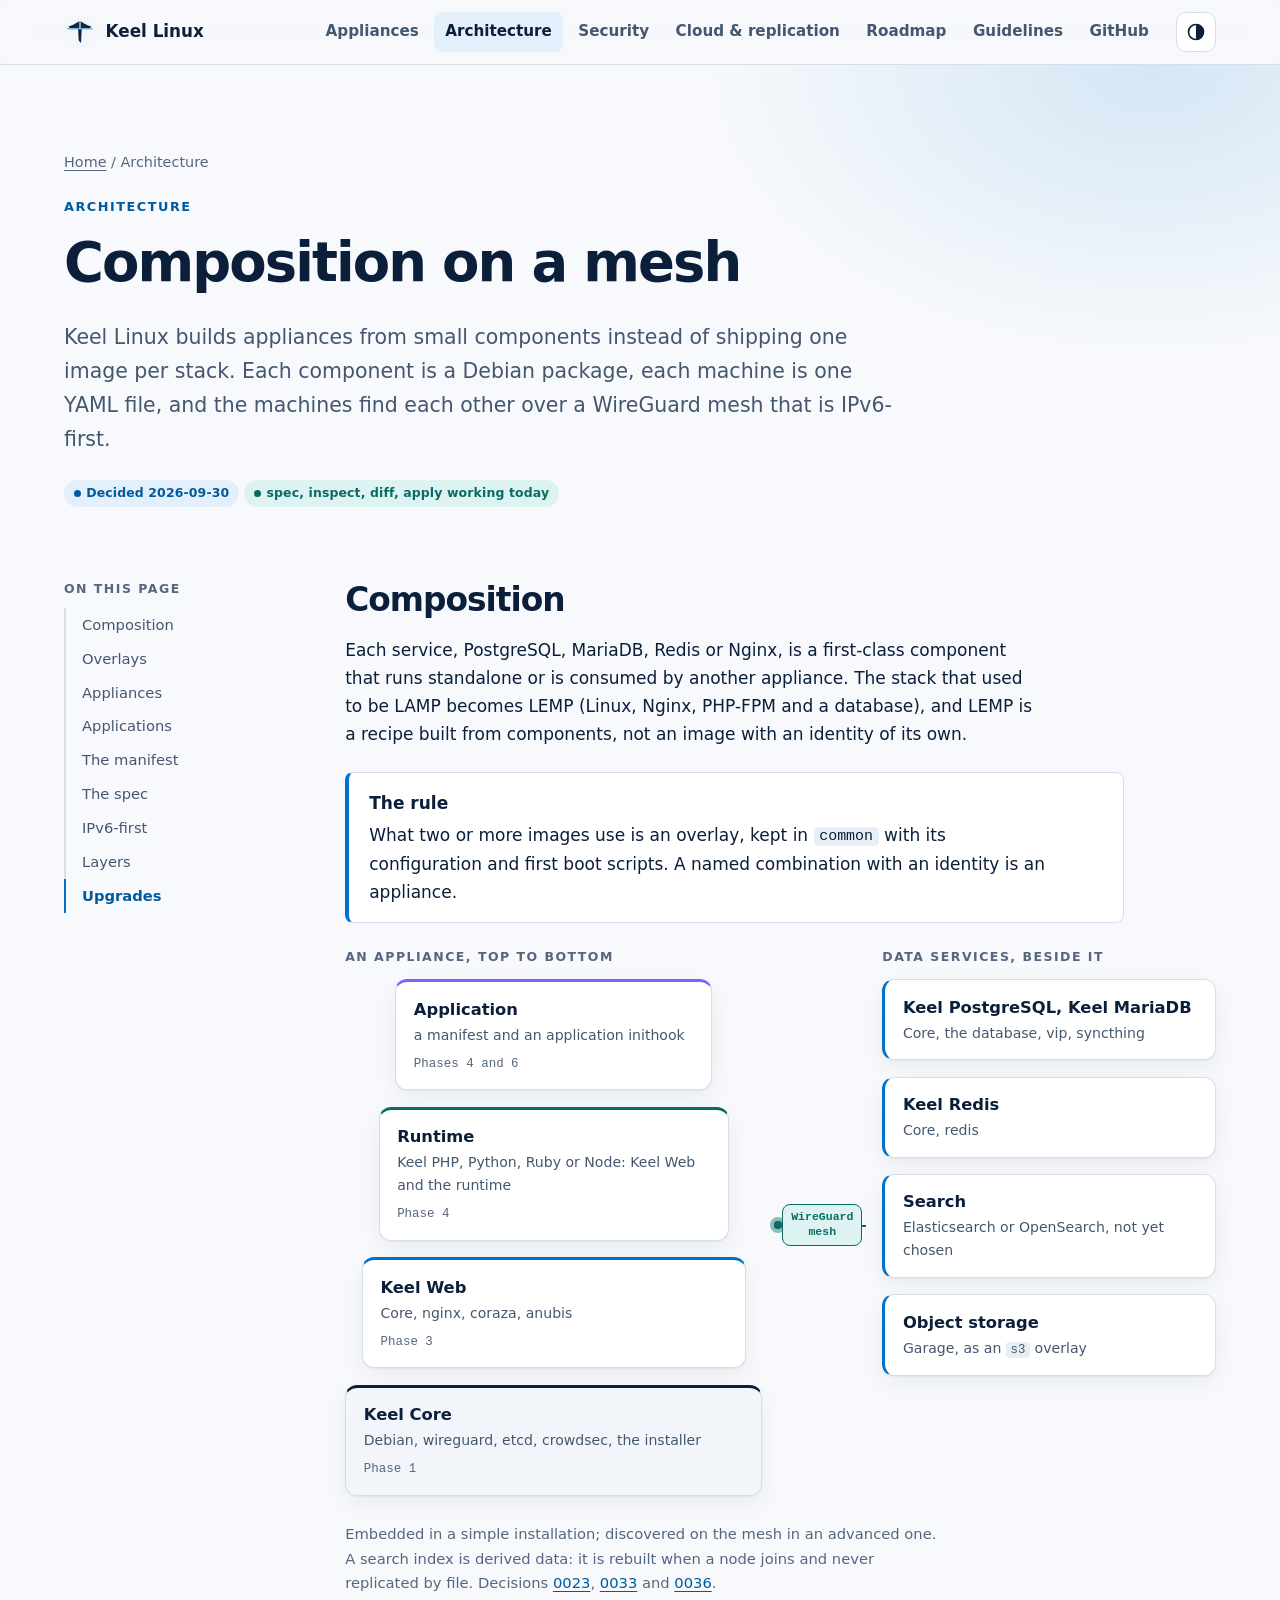
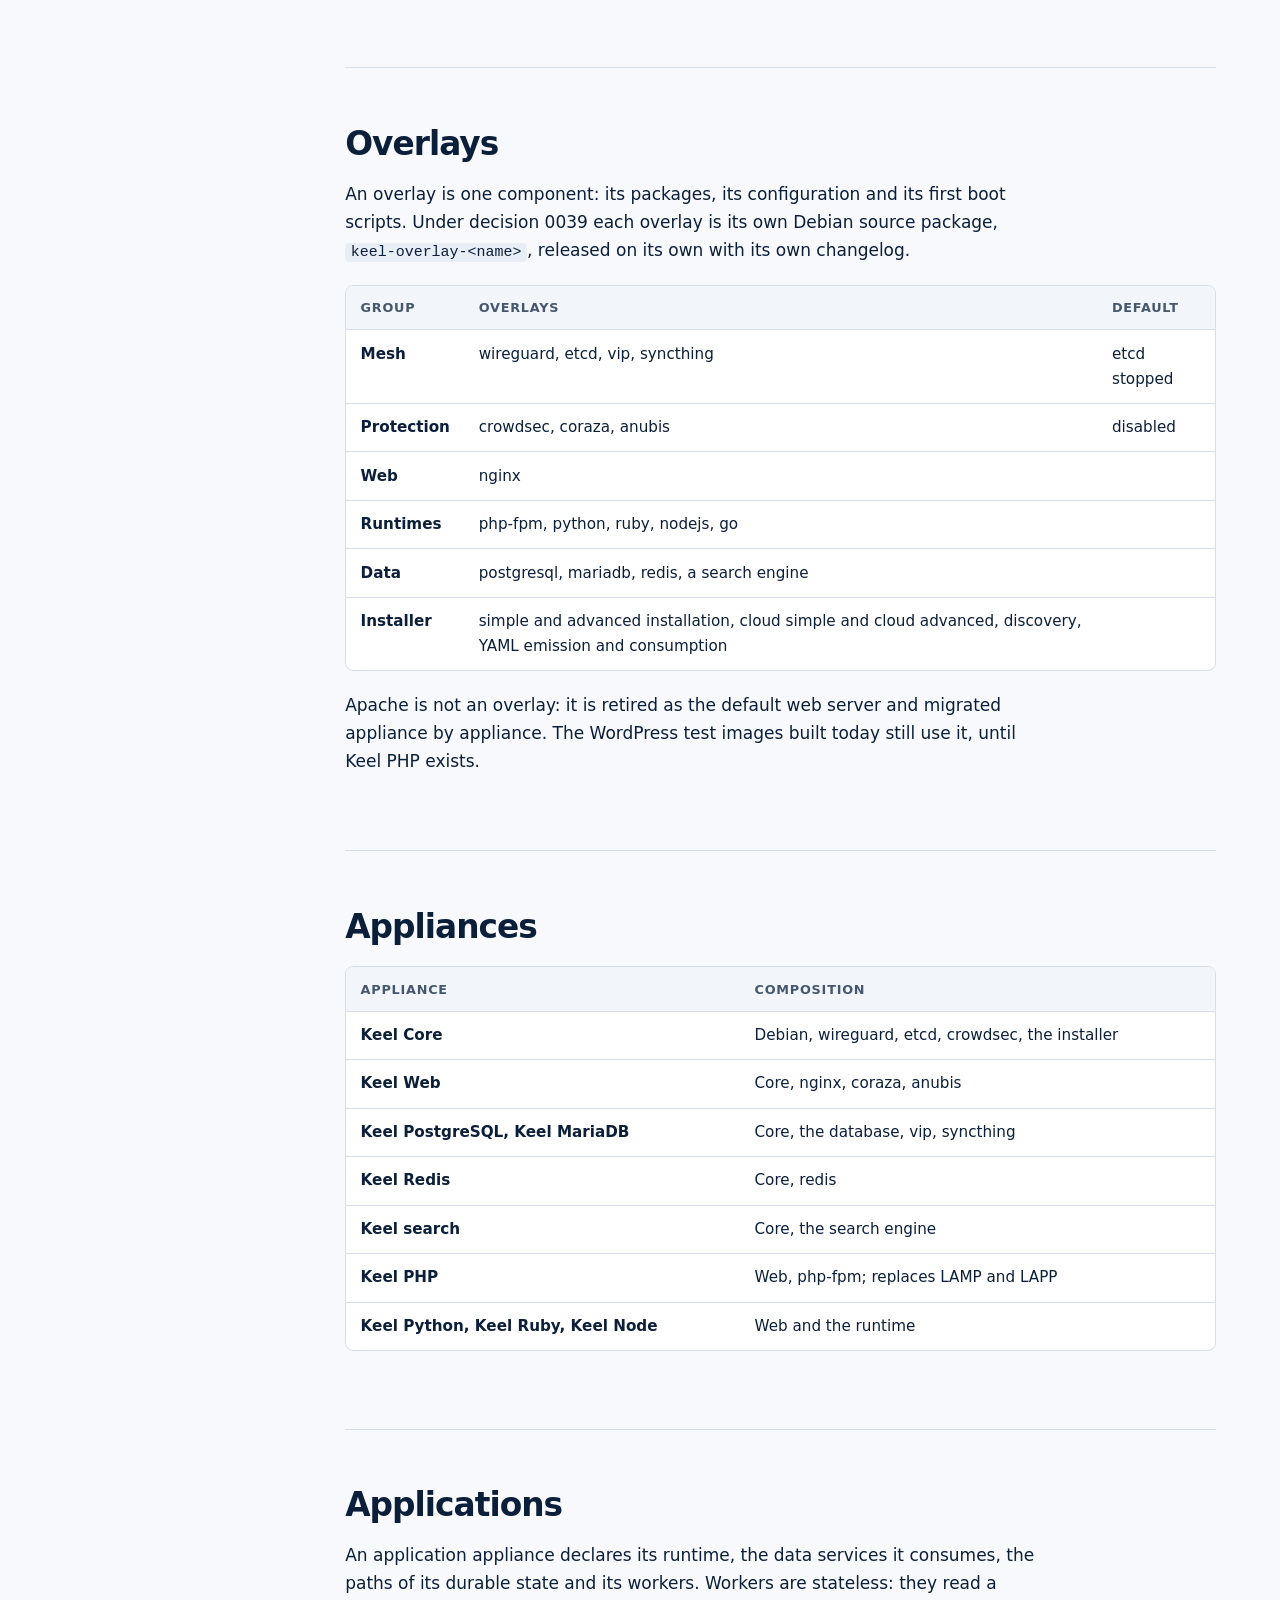
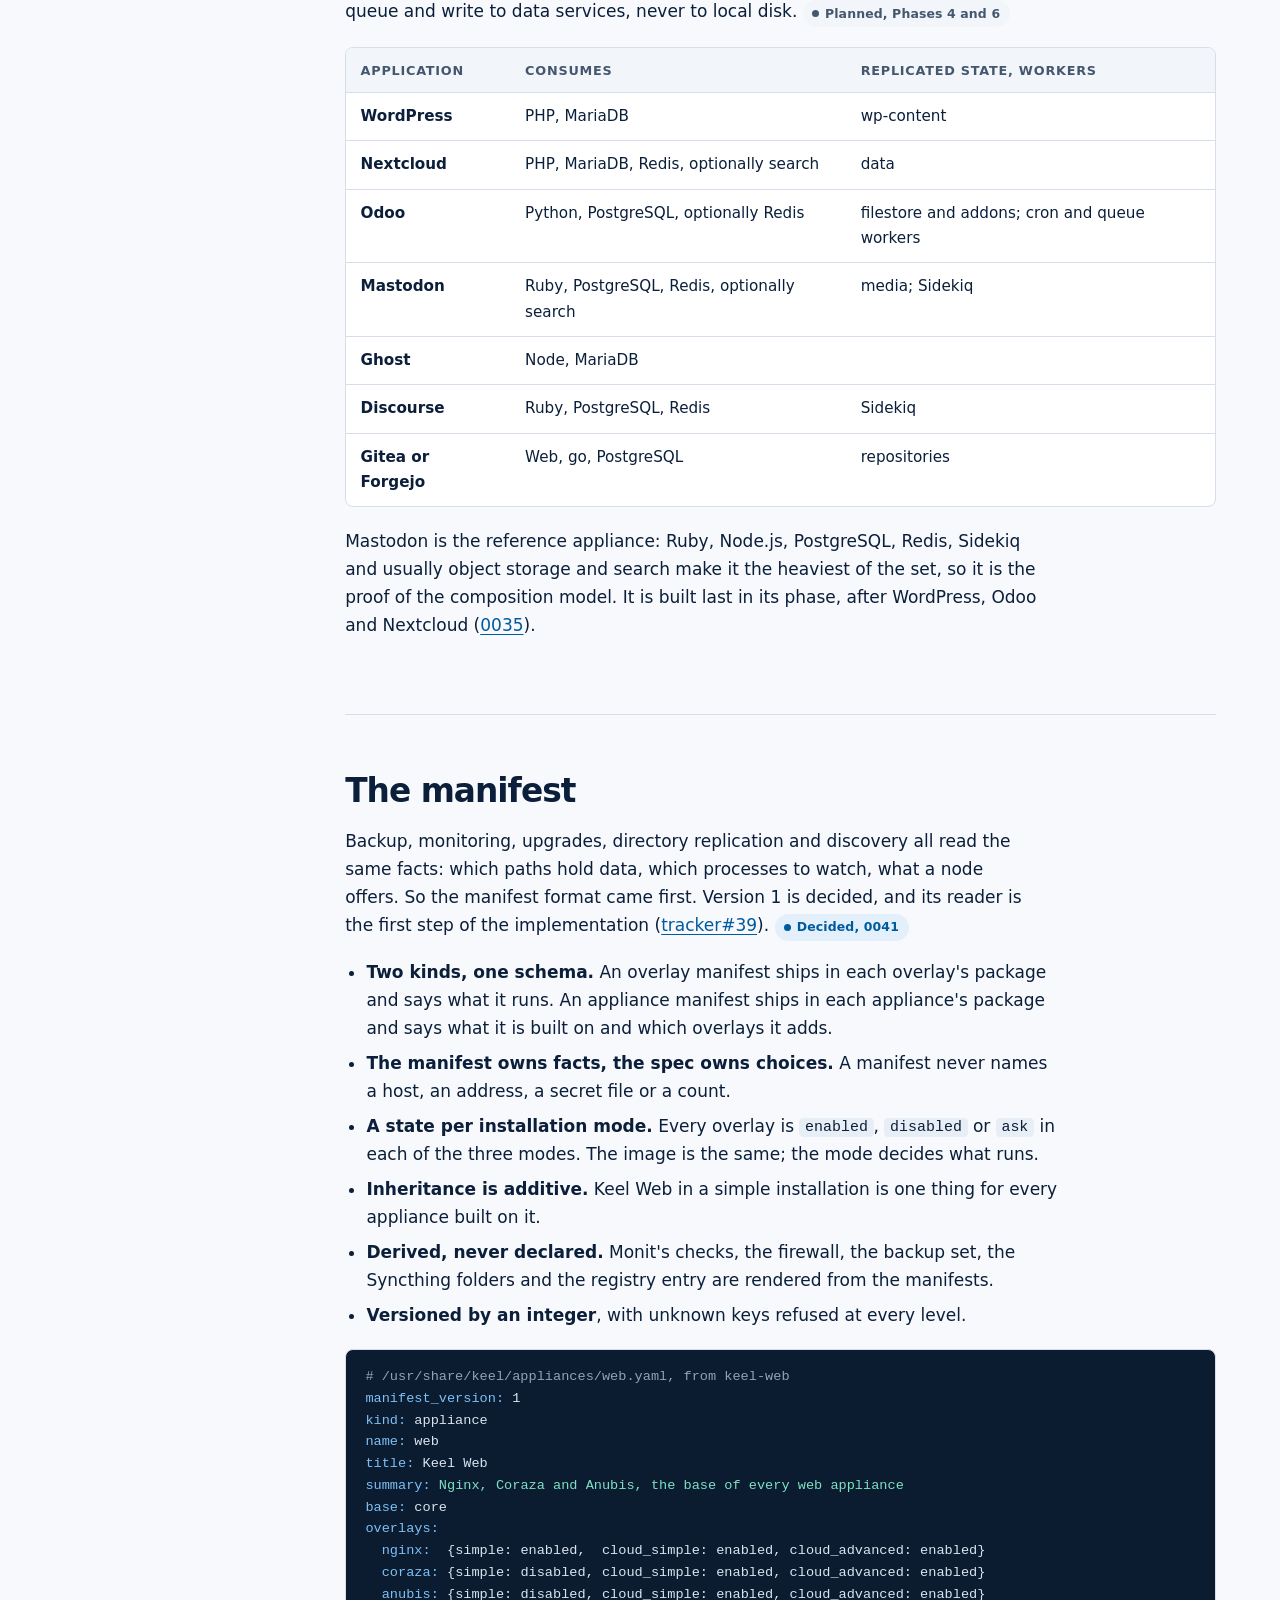
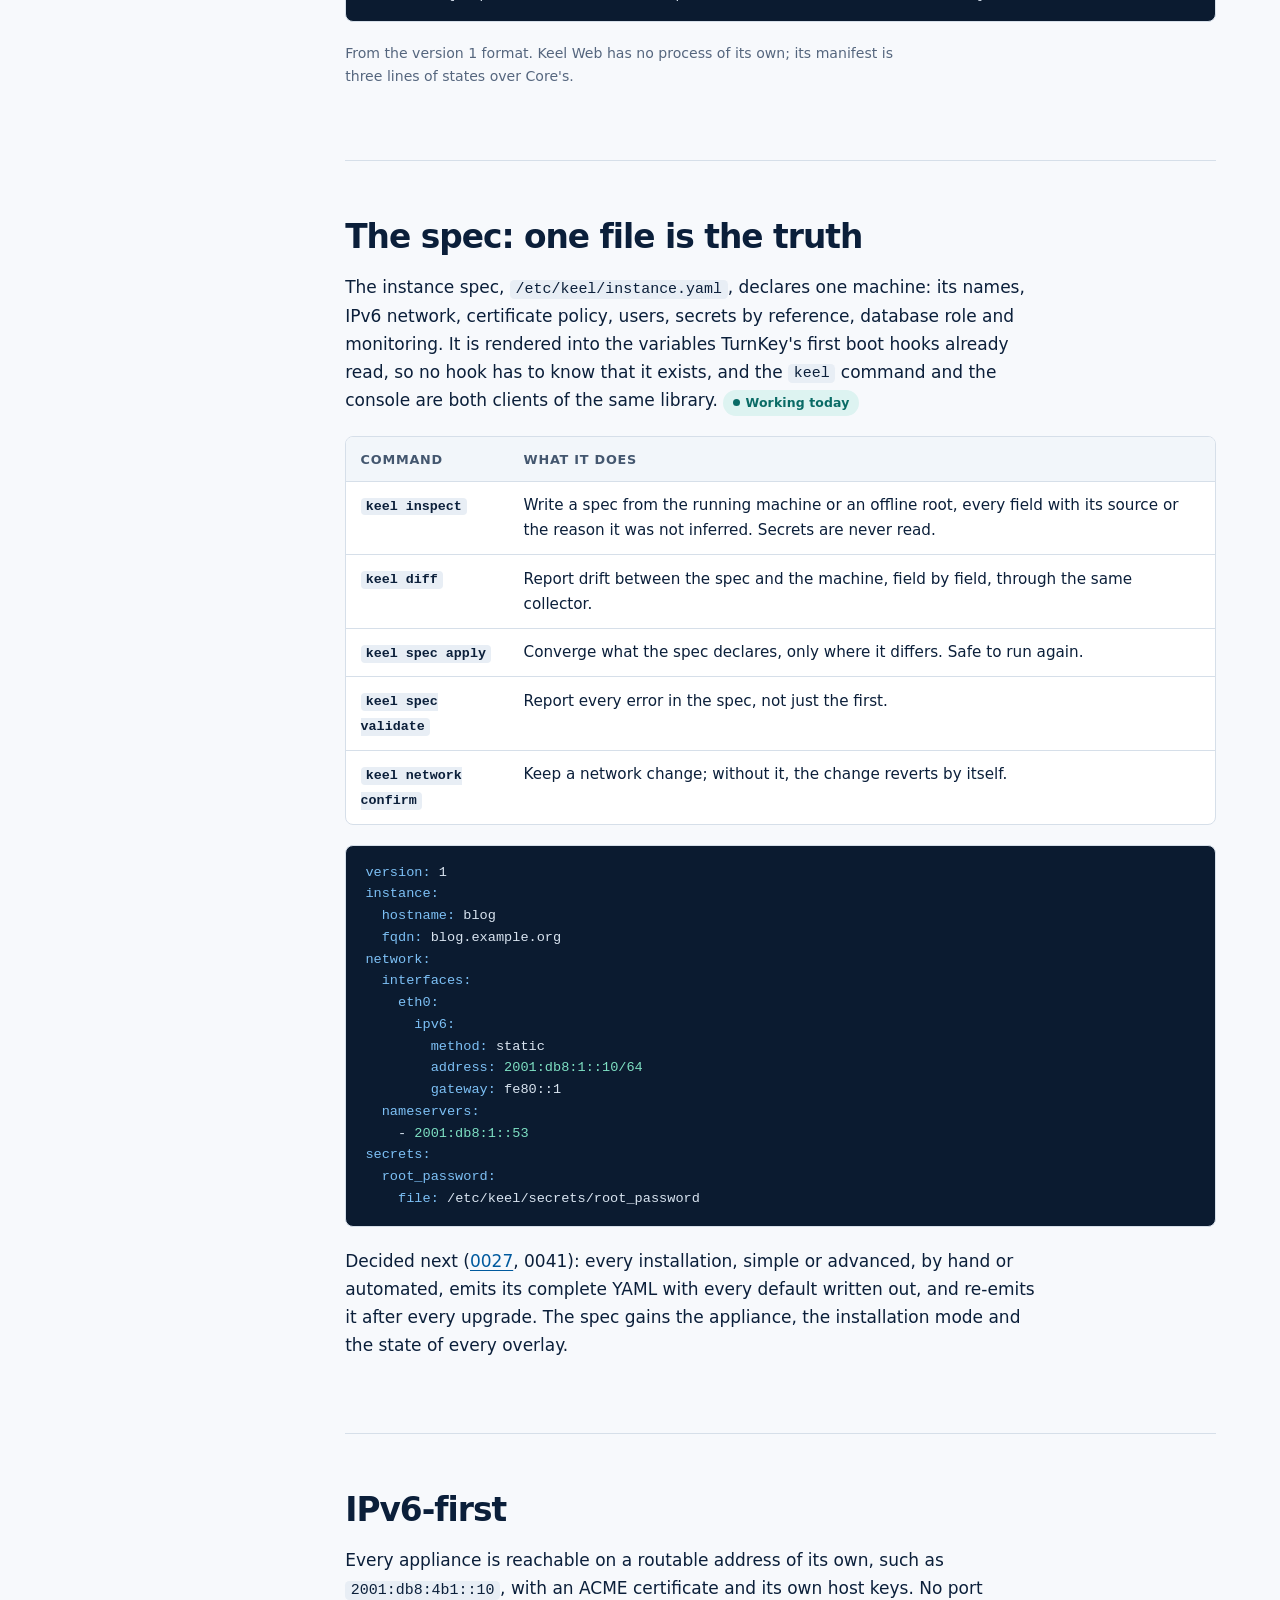
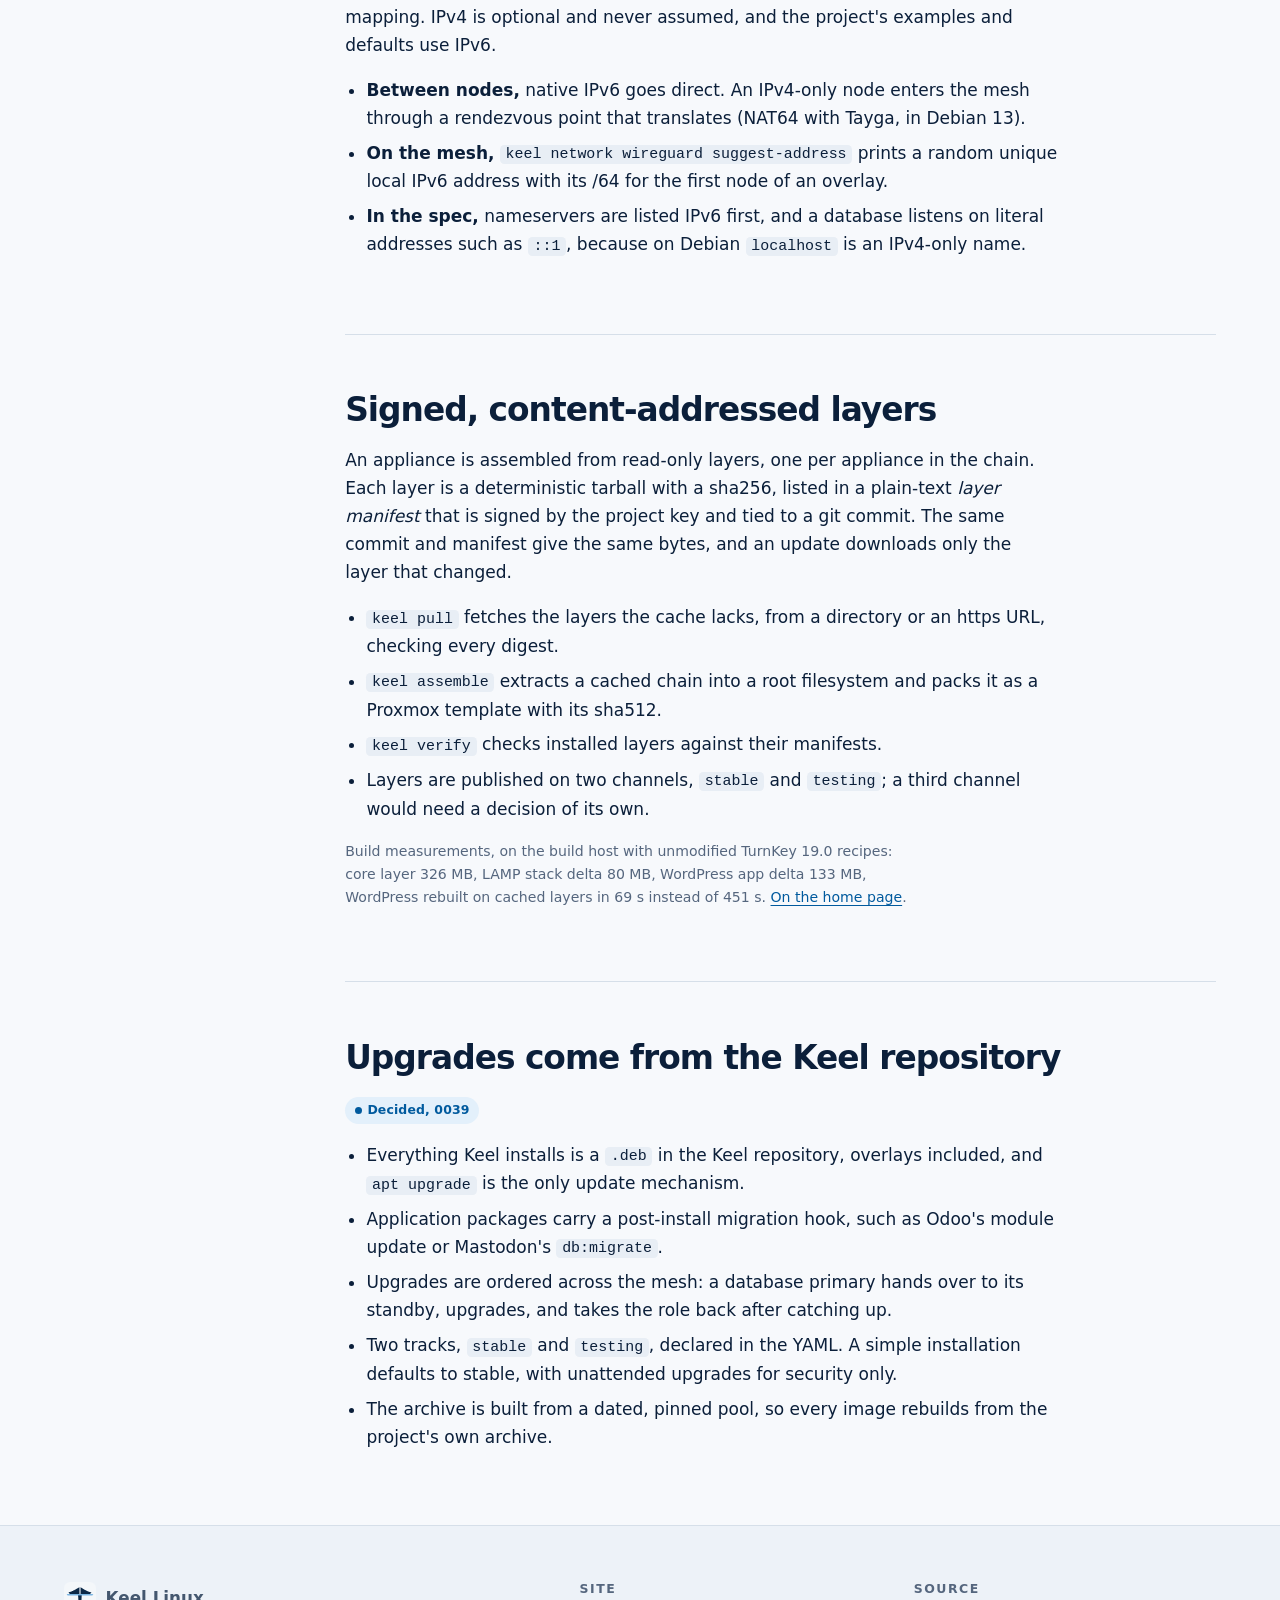
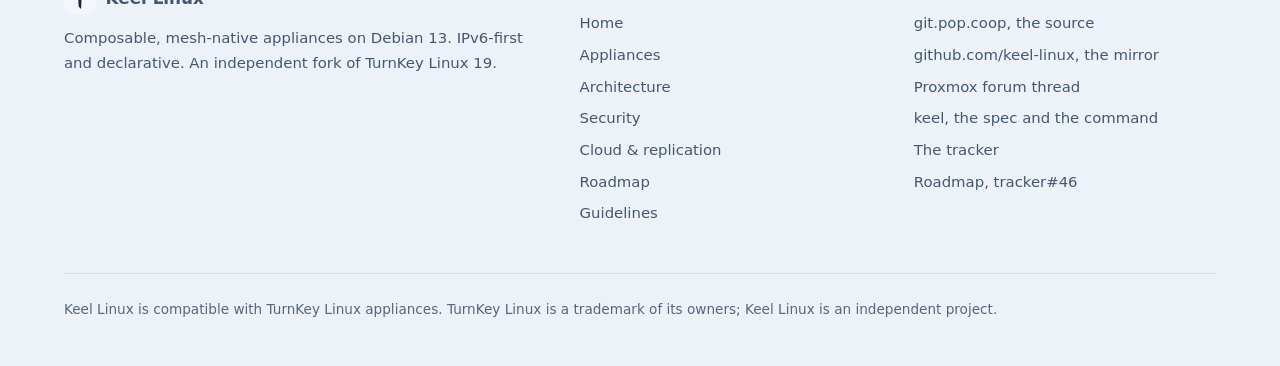
<file: architecture.html>
<!DOCTYPE html>
<html lang="en">
<head>
  <meta charset="utf-8">
  <meta name="viewport" content="width=device-width, initial-scale=1">
  <title>Architecture, Keel Linux</title>
  <meta name="description" content="The Keel Linux architecture: appliances composed from overlays on Keel Core and Keel Web, data services beside them, a WireGuard mesh, one YAML file per machine and signed, content-addressed layers.">
  <link rel="canonical" href="https://keellinux.org/architecture.html">
  <meta name="color-scheme" content="light dark">
  <meta name="theme-color" media="(prefers-color-scheme: light)" content="#F7F9FC">
  <meta name="theme-color" media="(prefers-color-scheme: dark)" content="#07182B">
  <link rel="icon" type="image/svg+xml" href="assets/keel-mark.svg">
  <link rel="icon" type="image/png" sizes="32x32" href="favicon.png">
  <link rel="apple-touch-icon" href="assets/keel-mark-512.png">
  <meta property="og:type" content="website">
  <meta property="og:site_name" content="Keel Linux">
  <meta property="og:url" content="https://keellinux.org/architecture.html">
  <meta property="og:title" content="Keel Linux architecture: composition on a mesh">
  <meta property="og:description" content="Overlays, appliances and applications; the manifest and the spec; IPv6-first networking and signed layers.">
  <meta property="og:image" content="https://keellinux.org/assets/keel-social.png">
  <meta property="og:image:alt" content="The Keel Linux mark">
  <meta name="twitter:card" content="summary_large_image">
  <meta name="twitter:title" content="Keel Linux architecture: composition on a mesh">
  <meta name="twitter:description" content="Overlays, appliances and applications; the manifest and the spec; IPv6-first networking and signed layers.">
  <meta name="twitter:image" content="https://keellinux.org/assets/keel-social.png">
  <link rel="stylesheet" href="style.css?v=2026093001">
  <script>
    (function () {
      var root = document.documentElement;
      root.className += " js";
      try {
        var saved = localStorage.getItem("keel-theme");
        if (saved === "light" || saved === "dark") { root.setAttribute("data-theme", saved); }
      } catch (e) {}
      if (window.matchMedia && !window.matchMedia("(prefers-reduced-motion: reduce)").matches && "IntersectionObserver" in window) {
        root.className += " js-motion";
        setTimeout(function () { if (!window.keelReady) { root.className = root.className.replace(" js-motion", ""); } }, 2500);
      }
    })();
  </script>
  <script defer src="assets/js/site.js?v=2026093001"></script>
  <script defer data-domain="keellinux.org" src="https://analytics.pop.coop/js/script.file-downloads.hash.outbound-links.pageview-props.revenue.tagged-events.js"></script>
  <script>window.plausible = window.plausible || function() { (window.plausible.q = window.plausible.q || []).push(arguments) }</script>
</head>
<body>
  <a class="skip" href="#main">Skip to content</a>

  <header class="site-header">
    <div class="wrap">
      <a class="brand" href="index.html" aria-label="Keel Linux, home">
        <img src="assets/keel-mark.svg" alt="" width="32" height="32">
        <span>Keel Linux</span>
      </a>
      <nav class="site-nav" id="site-nav" aria-label="Main">
        <ul>
          <li><a href="appliances.html">Appliances</a></li>
          <li><a href="architecture.html" aria-current="page">Architecture</a></li>
          <li><a href="security.html">Security</a></li>
          <li><a href="cloud.html">Cloud &amp; replication</a></li>
          <li><a href="roadmap.html">Roadmap</a></li>
          <li><a href="guidelines.html">Guidelines</a></li>
          <li><a href="https://github.com/keel-linux">GitHub</a></li>
        </ul>
      </nav>
      <button class="icon-btn" id="theme-toggle" type="button" aria-label="Switch theme" hidden>
        <svg viewBox="0 0 24 24" aria-hidden="true" focusable="false"><circle cx="12" cy="12" r="9" fill="none" stroke="currentColor" stroke-width="2"/><path d="M12 3a9 9 0 0 1 0 18z" fill="currentColor"/></svg>
      </button>
      <button class="icon-btn nav-toggle" id="nav-toggle" type="button" aria-controls="site-nav" aria-expanded="false" aria-label="Open menu" hidden>
        <svg viewBox="0 0 24 24" aria-hidden="true" focusable="false"><path d="M4 7h16M4 12h16M4 17h16" fill="none" stroke="currentColor" stroke-width="2" stroke-linecap="round"/></svg>
      </button>
    </div>
  </header>

  <main id="main">
    <section class="page-hero" aria-labelledby="page-title">
      <div class="wrap">
        <p class="crumbs"><a href="index.html">Home</a> / Architecture</p>
        <span class="eyebrow">Architecture</span>
        <h1 id="page-title">Composition on a mesh</h1>
        <p class="lead">Keel Linux builds appliances from small components instead of shipping one image per stack. Each component is a Debian package, each machine is one YAML file, and the machines find each other over a WireGuard mesh that is IPv6-first.</p>
        <p><span class="badge badge-decided">Decided 2026-09-30</span> <span class="badge badge-live">spec, inspect, diff, apply working today</span></p>
      </div>
    </section>

    <div class="wrap doc">
      <nav class="toc" aria-label="On this page">
        <h2>On this page</h2>
        <ol>
          <li><a href="#composition">Composition</a></li>
          <li><a href="#overlays">Overlays</a></li>
          <li><a href="#appliances">Appliances</a></li>
          <li><a href="#applications">Applications</a></li>
          <li><a href="#manifest">The manifest</a></li>
          <li><a href="#spec">The spec</a></li>
          <li><a href="#ipv6">IPv6-first</a></li>
          <li><a href="#layers">Layers</a></li>
          <li><a href="#upgrades">Upgrades</a></li>
        </ol>
      </nav>

      <div class="prose">
        <section id="composition" aria-labelledby="composition-title">
          <h2 id="composition-title">Composition</h2>
          <p>Each service, PostgreSQL, MariaDB, Redis or Nginx, is a first-class component that runs standalone or is consumed by another appliance. The stack that used to be LAMP becomes LEMP (Linux, Nginx, PHP-FPM and a database), and LEMP is a recipe built from components, not an image with an identity of its own.</p>
          <div class="callout">
            <strong>The rule</strong>
            <p>What two or more images use is an overlay, kept in <code>common</code> with its configuration and first boot scripts. A named combination with an identity is an appliance.</p>
          </div>
          <div class="compose" data-reveal>
            <div>
              <p class="stack-title" id="stack-label">An appliance, top to bottom</p>
              <ul class="stack" aria-labelledby="stack-label">
                <li class="layer layer-app"><strong>Application</strong><span>a manifest and an application inithook</span><em>Phases 4 and 6</em></li>
                <li class="layer layer-runtime"><strong>Runtime</strong><span>Keel PHP, Python, Ruby or Node: Keel Web and the runtime</span><em>Phase 4</em></li>
                <li class="layer layer-web"><strong>Keel Web</strong><span>Core, nginx, coraza, anubis</span><em>Phase 3</em></li>
                <li class="layer layer-core"><strong>Keel Core</strong><span>Debian, wireguard, etcd, crowdsec, the installer</span><em>Phase 1</em></li>
              </ul>
            </div>
            <div class="mesh-link" aria-hidden="true"><i class="flow"></i><i class="flow two"></i><span>WireGuard<br>mesh</span></div>
            <div>
              <p class="services-title" id="services-label">Data services, beside it</p>
              <ul class="services" aria-labelledby="services-label">
                <li class="layer service"><strong>Keel PostgreSQL, Keel MariaDB</strong><span>Core, the database, vip, syncthing</span></li>
                <li class="layer service"><strong>Keel Redis</strong><span>Core, redis</span></li>
                <li class="layer service"><strong>Search</strong><span>Elasticsearch or OpenSearch, not yet chosen</span></li>
                <li class="layer service"><strong>Object storage</strong><span>Garage, as an <code>s3</code> overlay</span></li>
              </ul>
            </div>
          </div>
          <p class="compose-note">Embedded in a simple installation; discovered on the mesh in an advanced one. A search index is derived data: it is rebuilt when a node joins and never replicated by file. Decisions <a href="https://github.com/Keel-Linux/tracker/issues/28">0023</a>, <a href="https://github.com/Keel-Linux/tracker/issues/38">0033</a> and <a href="https://github.com/Keel-Linux/tracker/issues/41">0036</a>.</p>
        </section>

        <section id="overlays" aria-labelledby="overlays-title">
          <h2 id="overlays-title">Overlays</h2>
          <p>An overlay is one component: its packages, its configuration and its first boot scripts. Under decision 0039 each overlay is its own Debian source package, <code>keel-overlay-&lt;name&gt;</code>, released on its own with its own changelog.</p>
          <div class="table-wrap" role="region" aria-label="Scrollable table" tabindex="0">
            <table>
              <thead><tr><th scope="col">Group</th><th scope="col">Overlays</th><th scope="col">Default</th></tr></thead>
              <tbody>
                <tr><th scope="row">Mesh</th><td>wireguard, etcd, vip, syncthing</td><td>etcd stopped</td></tr>
                <tr><th scope="row">Protection</th><td>crowdsec, coraza, anubis</td><td>disabled</td></tr>
                <tr><th scope="row">Web</th><td>nginx</td><td></td></tr>
                <tr><th scope="row">Runtimes</th><td>php-fpm, python, ruby, nodejs, go</td><td></td></tr>
                <tr><th scope="row">Data</th><td>postgresql, mariadb, redis, a search engine</td><td></td></tr>
                <tr><th scope="row">Installer</th><td>simple and advanced installation, cloud simple and cloud advanced, discovery, YAML emission and consumption</td><td></td></tr>
              </tbody>
            </table>
          </div>
          <p>Apache is not an overlay: it is retired as the default web server and migrated appliance by appliance. The WordPress test images built today still use it, until Keel PHP exists.</p>
        </section>

        <section id="appliances" aria-labelledby="appliances-title">
          <h2 id="appliances-title">Appliances</h2>
          <div class="table-wrap" role="region" aria-label="Scrollable table" tabindex="0">
            <table>
              <thead><tr><th scope="col">Appliance</th><th scope="col">Composition</th></tr></thead>
              <tbody>
                <tr><th scope="row">Keel Core</th><td>Debian, wireguard, etcd, crowdsec, the installer</td></tr>
                <tr><th scope="row">Keel Web</th><td>Core, nginx, coraza, anubis</td></tr>
                <tr><th scope="row">Keel PostgreSQL, Keel MariaDB</th><td>Core, the database, vip, syncthing</td></tr>
                <tr><th scope="row">Keel Redis</th><td>Core, redis</td></tr>
                <tr><th scope="row">Keel search</th><td>Core, the search engine</td></tr>
                <tr><th scope="row">Keel PHP</th><td>Web, php-fpm; replaces LAMP and LAPP</td></tr>
                <tr><th scope="row">Keel Python, Keel Ruby, Keel Node</th><td>Web and the runtime</td></tr>
              </tbody>
            </table>
          </div>
        </section>

        <section id="applications" aria-labelledby="applications-title">
          <h2 id="applications-title">Applications</h2>
          <p>An application appliance declares its runtime, the data services it consumes, the paths of its durable state and its workers. Workers are stateless: they read a queue and write to data services, never to local disk. <span class="badge badge-goal">Planned, Phases 4 and 6</span></p>
          <div class="table-wrap" role="region" aria-label="Scrollable table" tabindex="0">
            <table>
              <thead><tr><th scope="col">Application</th><th scope="col">Consumes</th><th scope="col">Replicated state, workers</th></tr></thead>
              <tbody>
                <tr><th scope="row">WordPress</th><td>PHP, MariaDB</td><td>wp-content</td></tr>
                <tr><th scope="row">Nextcloud</th><td>PHP, MariaDB, Redis, optionally search</td><td>data</td></tr>
                <tr><th scope="row">Odoo</th><td>Python, PostgreSQL, optionally Redis</td><td>filestore and addons; cron and queue workers</td></tr>
                <tr><th scope="row">Mastodon</th><td>Ruby, PostgreSQL, Redis, optionally search</td><td>media; Sidekiq</td></tr>
                <tr><th scope="row">Ghost</th><td>Node, MariaDB</td><td></td></tr>
                <tr><th scope="row">Discourse</th><td>Ruby, PostgreSQL, Redis</td><td>Sidekiq</td></tr>
                <tr><th scope="row">Gitea or Forgejo</th><td>Web, go, PostgreSQL</td><td>repositories</td></tr>
              </tbody>
            </table>
          </div>
          <p>Mastodon is the reference appliance: Ruby, Node.js, PostgreSQL, Redis, Sidekiq and usually object storage and search make it the heaviest of the set, so it is the proof of the composition model. It is built last in its phase, after WordPress, Odoo and Nextcloud (<a href="https://github.com/Keel-Linux/tracker/issues/40">0035</a>).</p>
        </section>

        <section id="manifest" aria-labelledby="manifest-title">
          <h2 id="manifest-title">The manifest</h2>
          <p>Backup, monitoring, upgrades, directory replication and discovery all read the same facts: which paths hold data, which processes to watch, what a node offers. So the manifest format came first. Version 1 is decided, and its reader is the first step of the implementation (<a href="https://github.com/Keel-Linux/tracker/issues/39">tracker#39</a>). <span class="badge badge-decided">Decided, 0041</span></p>
          <ul>
            <li><strong>Two kinds, one schema.</strong> An overlay manifest ships in each overlay's package and says what it runs. An appliance manifest ships in each appliance's package and says what it is built on and which overlays it adds.</li>
            <li><strong>The manifest owns facts, the spec owns choices.</strong> A manifest never names a host, an address, a secret file or a count.</li>
            <li><strong>A state per installation mode.</strong> Every overlay is <code>enabled</code>, <code>disabled</code> or <code>ask</code> in each of the three modes. The image is the same; the mode decides what runs.</li>
            <li><strong>Inheritance is additive.</strong> Keel Web in a simple installation is one thing for every appliance built on it.</li>
            <li><strong>Derived, never declared.</strong> Monit's checks, the firewall, the backup set, the Syncthing folders and the registry entry are rendered from the manifests.</li>
            <li><strong>Versioned by an integer</strong>, with unknown keys refused at every level.</li>
          </ul>
<pre class="code" tabindex="0" aria-label="The Keel Web appliance manifest"><span class="c"># /usr/share/keel/appliances/web.yaml, from keel-web</span>
<span class="k">manifest_version:</span> 1
<span class="k">kind:</span> appliance
<span class="k">name:</span> web
<span class="k">title:</span> Keel Web
<span class="k">summary:</span> <span class="s">Nginx, Coraza and Anubis, the base of every web appliance</span>
<span class="k">base:</span> core
<span class="k">overlays:</span>
  <span class="k">nginx:</span>  {simple: enabled,  cloud_simple: enabled, cloud_advanced: enabled}
  <span class="k">coraza:</span> {simple: disabled, cloud_simple: enabled, cloud_advanced: enabled}
  <span class="k">anubis:</span> {simple: disabled, cloud_simple: enabled, cloud_advanced: enabled}</pre>
          <p class="hint">From the version 1 format. Keel Web has no process of its own; its manifest is three lines of states over Core's.</p>
        </section>

        <section id="spec" aria-labelledby="spec-title">
          <h2 id="spec-title">The spec: one file is the truth</h2>
          <p>The instance spec, <code>/etc/keel/instance.yaml</code>, declares one machine: its names, IPv6 network, certificate policy, users, secrets by reference, database role and monitoring. It is rendered into the variables TurnKey's first boot hooks already read, so no hook has to know that it exists, and the <code>keel</code> command and the console are both clients of the same library. <span class="badge badge-live">Working today</span></p>
          <div class="table-wrap" role="region" aria-label="Scrollable table" tabindex="0">
            <table>
              <thead><tr><th scope="col">Command</th><th scope="col">What it does</th></tr></thead>
              <tbody>
                <tr><th scope="row"><code>keel inspect</code></th><td>Write a spec from the running machine or an offline root, every field with its source or the reason it was not inferred. Secrets are never read.</td></tr>
                <tr><th scope="row"><code>keel diff</code></th><td>Report drift between the spec and the machine, field by field, through the same collector.</td></tr>
                <tr><th scope="row"><code>keel spec apply</code></th><td>Converge what the spec declares, only where it differs. Safe to run again.</td></tr>
                <tr><th scope="row"><code>keel spec validate</code></th><td>Report every error in the spec, not just the first.</td></tr>
                <tr><th scope="row"><code>keel network confirm</code></th><td>Keep a network change; without it, the change reverts by itself.</td></tr>
              </tbody>
            </table>
          </div>
<pre class="code" tabindex="0" aria-label="Part of an instance spec"><span class="k">version:</span> 1
<span class="k">instance:</span>
  <span class="k">hostname:</span> blog
  <span class="k">fqdn:</span> blog.example.org
<span class="k">network:</span>
  <span class="k">interfaces:</span>
    <span class="k">eth0:</span>
      <span class="k">ipv6:</span>
        <span class="k">method:</span> static
        <span class="k">address:</span> <span class="s">2001:db8:1::10/64</span>
        <span class="k">gateway:</span> fe80::1
  <span class="k">nameservers:</span>
    - <span class="s">2001:db8:1::53</span>
<span class="k">secrets:</span>
  <span class="k">root_password:</span>
    <span class="k">file:</span> /etc/keel/secrets/root_password</pre>
          <p>Decided next (<a href="https://github.com/Keel-Linux/tracker/issues/32">0027</a>, 0041): every installation, simple or advanced, by hand or automated, emits its complete YAML with every default written out, and re-emits it after every upgrade. The spec gains the appliance, the installation mode and the state of every overlay.</p>
        </section>

        <section id="ipv6" aria-labelledby="ipv6-title">
          <h2 id="ipv6-title">IPv6-first</h2>
          <p>Every appliance is reachable on a routable address of its own, such as <code>2001:db8:4b1::10</code>, with an ACME certificate and its own host keys. No port mapping. IPv4 is optional and never assumed, and the project's examples and defaults use IPv6.</p>
          <ul>
            <li><strong>Between nodes,</strong> native IPv6 goes direct. An IPv4-only node enters the mesh through a rendezvous point that translates (NAT64 with Tayga, in Debian 13).</li>
            <li><strong>On the mesh,</strong> <code>keel network wireguard suggest-address</code> prints a random unique local IPv6 address with its /64 for the first node of an overlay.</li>
            <li><strong>In the spec,</strong> nameservers are listed IPv6 first, and a database listens on literal addresses such as <code>::1</code>, because on Debian <code>localhost</code> is an IPv4-only name.</li>
          </ul>
        </section>

        <section id="layers" aria-labelledby="layers-title">
          <h2 id="layers-title">Signed, content-addressed layers</h2>
          <p>An appliance is assembled from read-only layers, one per appliance in the chain. Each layer is a deterministic tarball with a sha256, listed in a plain-text <em>layer manifest</em> that is signed by the project key and tied to a git commit. The same commit and manifest give the same bytes, and an update downloads only the layer that changed.</p>
          <ul>
            <li><code>keel pull</code> fetches the layers the cache lacks, from a directory or an https URL, checking every digest.</li>
            <li><code>keel assemble</code> extracts a cached chain into a root filesystem and packs it as a Proxmox template with its sha512.</li>
            <li><code>keel verify</code> checks installed layers against their manifests.</li>
            <li>Layers are published on two channels, <code>stable</code> and <code>testing</code>; a third channel would need a decision of its own.</li>
          </ul>
          <p class="hint">Build measurements, on the build host with unmodified TurnKey 19.0 recipes: core layer 326 MB, LAMP stack delta 80 MB, WordPress app delta 133 MB, WordPress rebuilt on cached layers in 69 s instead of 451 s. <a href="index.html#how-it-is-built">On the home page</a>.</p>
        </section>

        <section id="upgrades" aria-labelledby="upgrades-title">
          <h2 id="upgrades-title">Upgrades come from the Keel repository</h2>
          <p><span class="badge badge-decided">Decided, 0039</span></p>
          <ul>
            <li>Everything Keel installs is a <code>.deb</code> in the Keel repository, overlays included, and <code>apt upgrade</code> is the only update mechanism.</li>
            <li>Application packages carry a post-install migration hook, such as Odoo's module update or Mastodon's <code>db:migrate</code>.</li>
            <li>Upgrades are ordered across the mesh: a database primary hands over to its standby, upgrades, and takes the role back after catching up.</li>
            <li>Two tracks, <code>stable</code> and <code>testing</code>, declared in the YAML. A simple installation defaults to stable, with unattended upgrades for security only.</li>
            <li>The archive is built from a dated, pinned pool, so every image rebuilds from the project's own archive.</li>
          </ul>
        </section>
      </div>
    </div>
  </main>

  <footer class="site-footer">
    <div class="wrap">
      <div class="footer-grid">
        <div>
          <a class="brand" href="index.html"><img src="assets/keel-mark.svg" alt="" width="32" height="32"><span>Keel Linux</span></a>
          <p>Composable, mesh-native appliances on Debian 13. IPv6-first and declarative. An independent fork of TurnKey Linux 19.</p>
        </div>
        <nav aria-label="Site">
          <h2>Site</h2>
          <ul>
            <li><a href="index.html">Home</a></li>
            <li><a href="appliances.html">Appliances</a></li>
          <li><a href="architecture.html">Architecture</a></li>
            <li><a href="security.html">Security</a></li>
            <li><a href="cloud.html">Cloud &amp; replication</a></li>
            <li><a href="roadmap.html">Roadmap</a></li>
            <li><a href="guidelines.html">Guidelines</a></li>
          </ul>
        </nav>
        <nav aria-label="Source">
          <h2>Source</h2>
          <ul>
            <li><a href="https://git.pop.coop/Keel-Linux">git.pop.coop, the source</a></li>
            <li><a href="https://github.com/keel-linux">github.com/keel-linux, the mirror</a></li>
            <li><a href="https://forum.proxmox.com/threads/186841/">Proxmox forum thread</a></li>
            <li><a href="https://github.com/Keel-Linux/keel">keel, the spec and the command</a></li>
            <li><a href="https://github.com/Keel-Linux/tracker">The tracker</a></li>
            <li><a href="https://github.com/Keel-Linux/tracker/issues/46">Roadmap, tracker#46</a></li>
          </ul>
        </nav>
      </div>
      <p class="legal">Keel Linux is compatible with TurnKey Linux appliances. TurnKey Linux is a trademark of its owners; Keel Linux is an independent project.</p>
    </div>
  </footer>
</body>
</html>
</file>
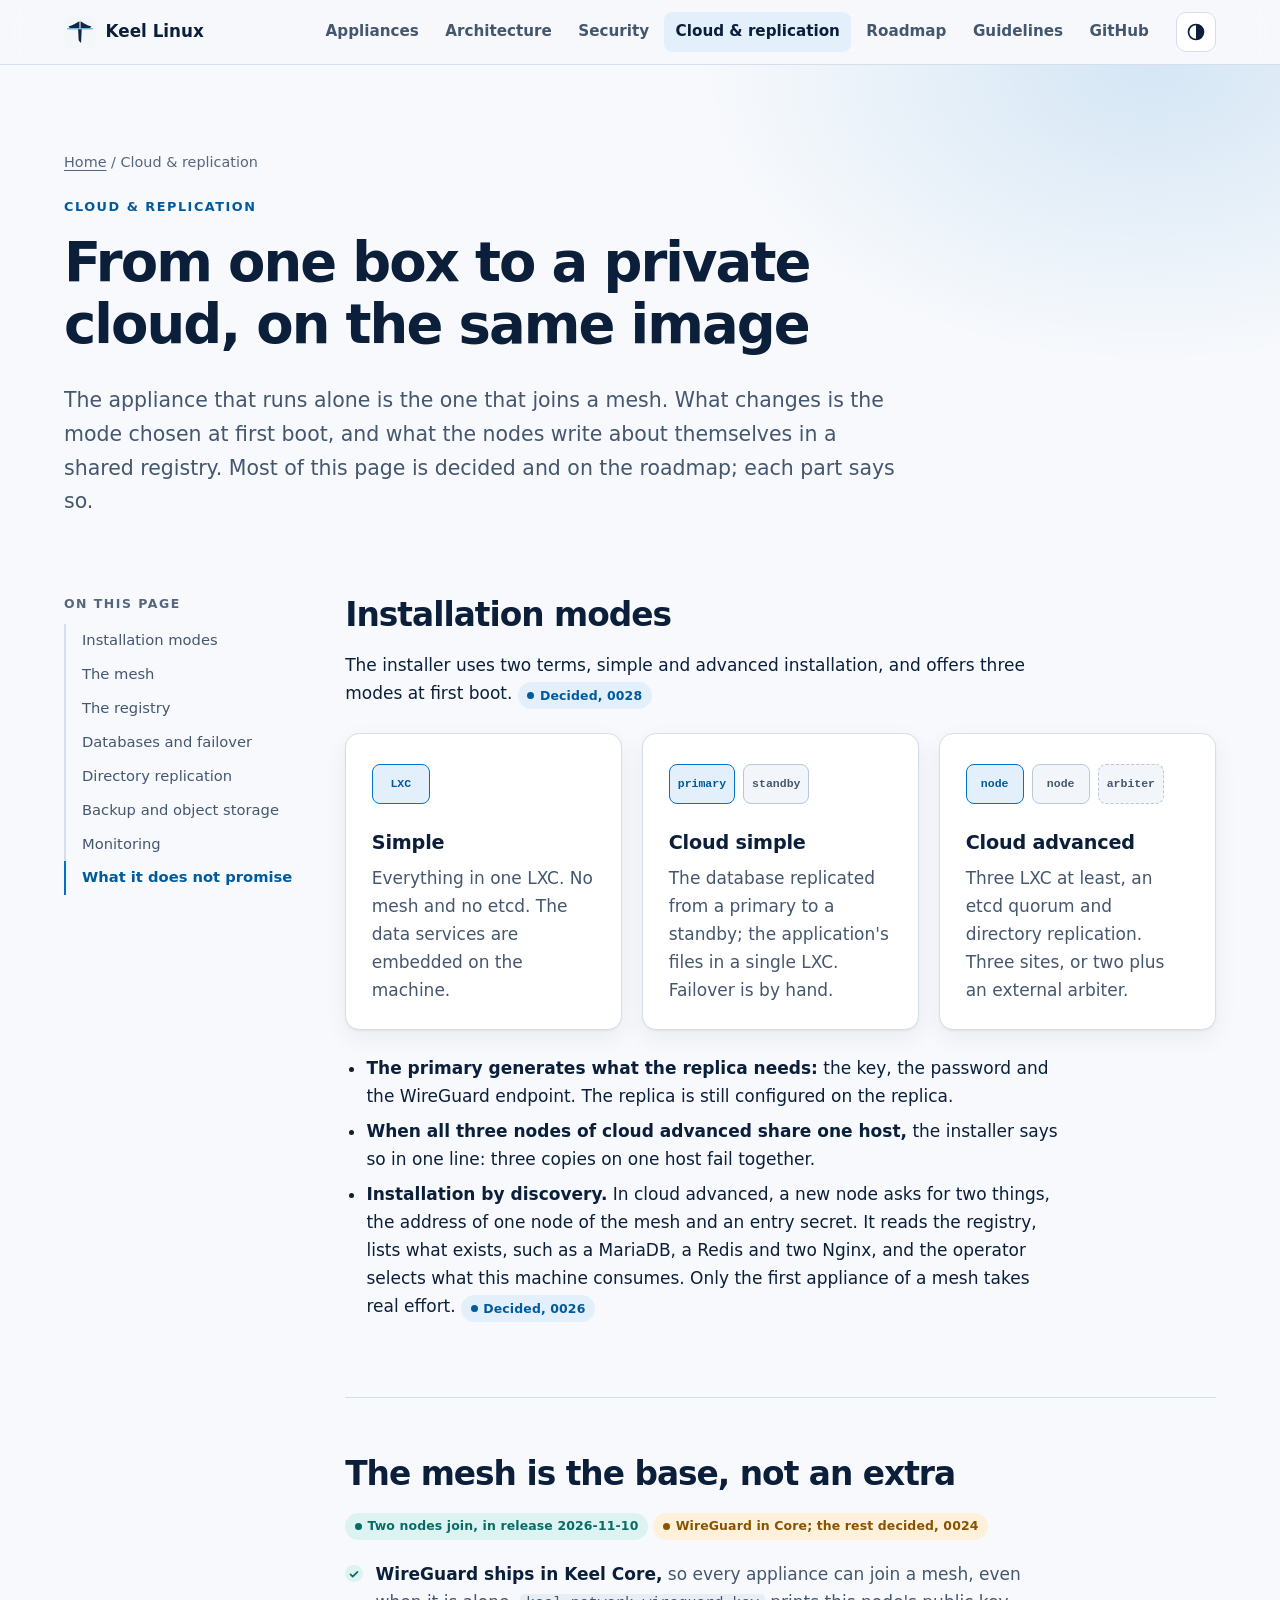
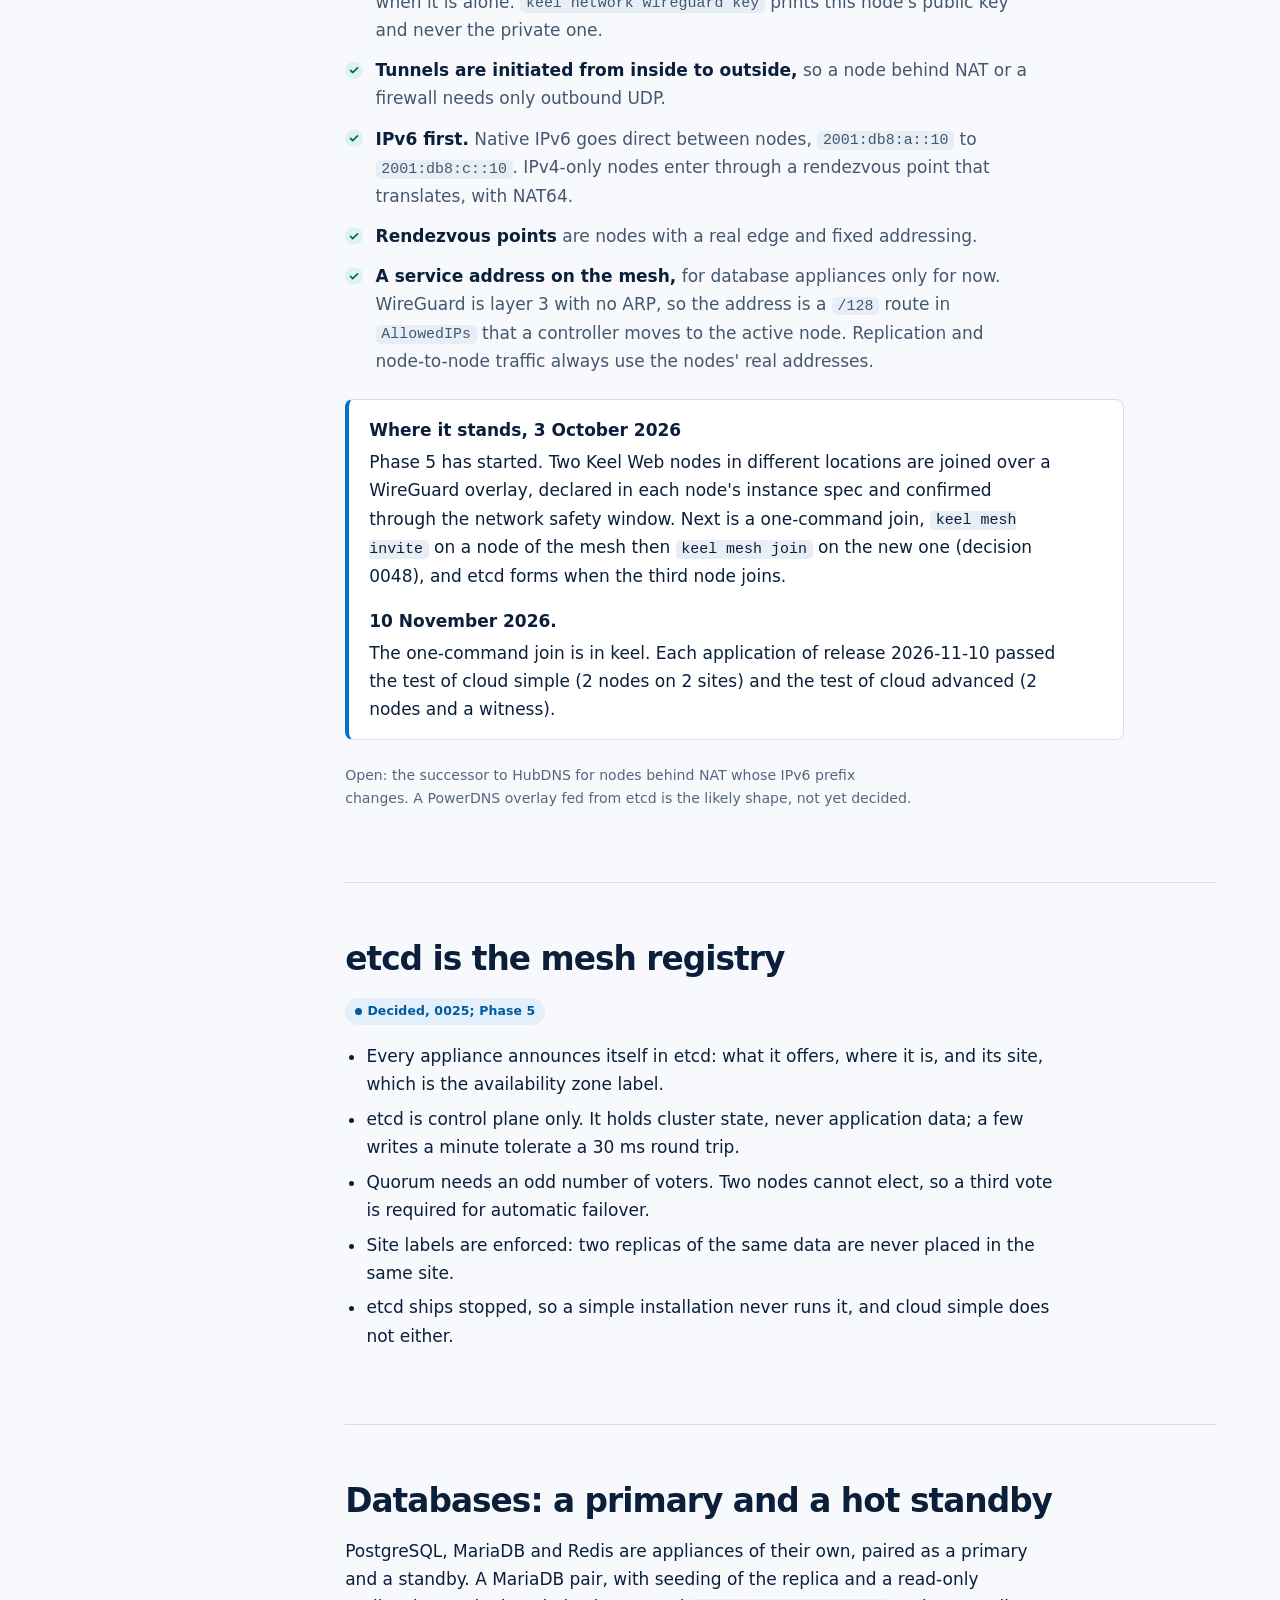
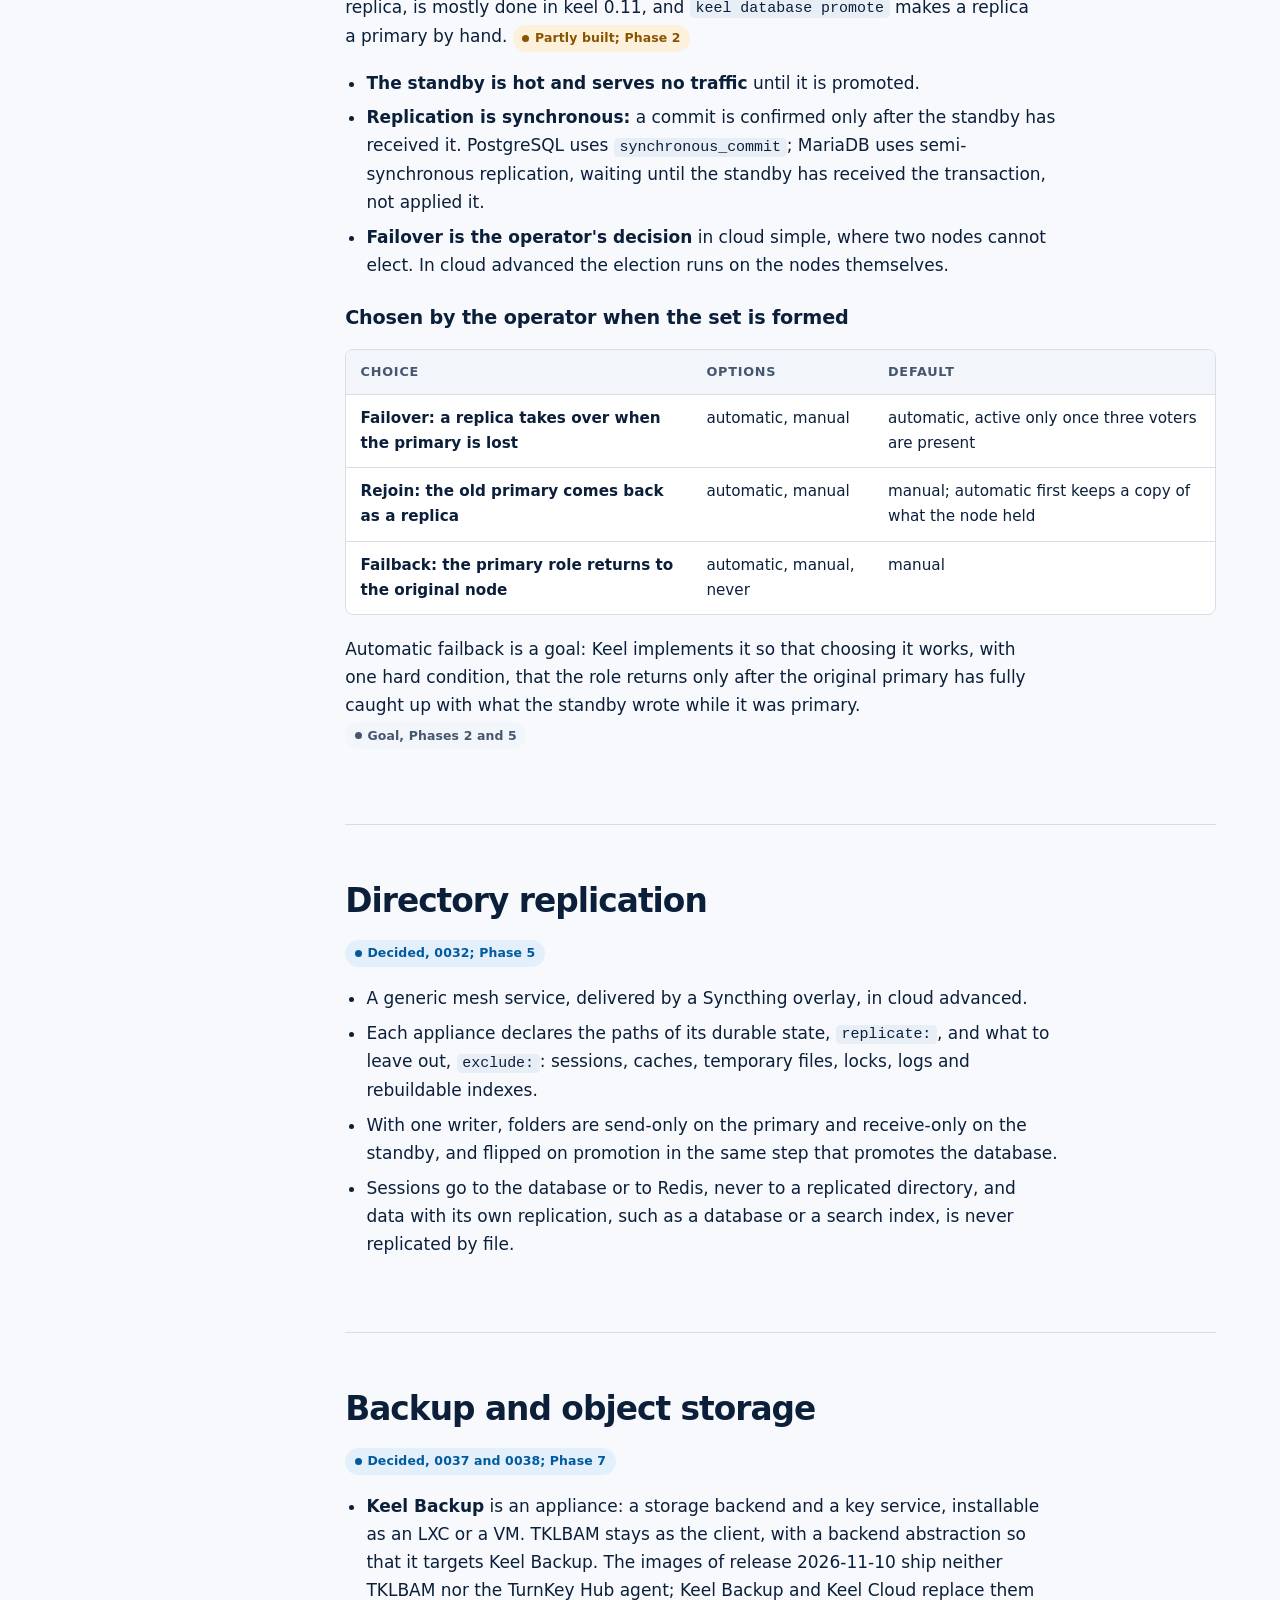
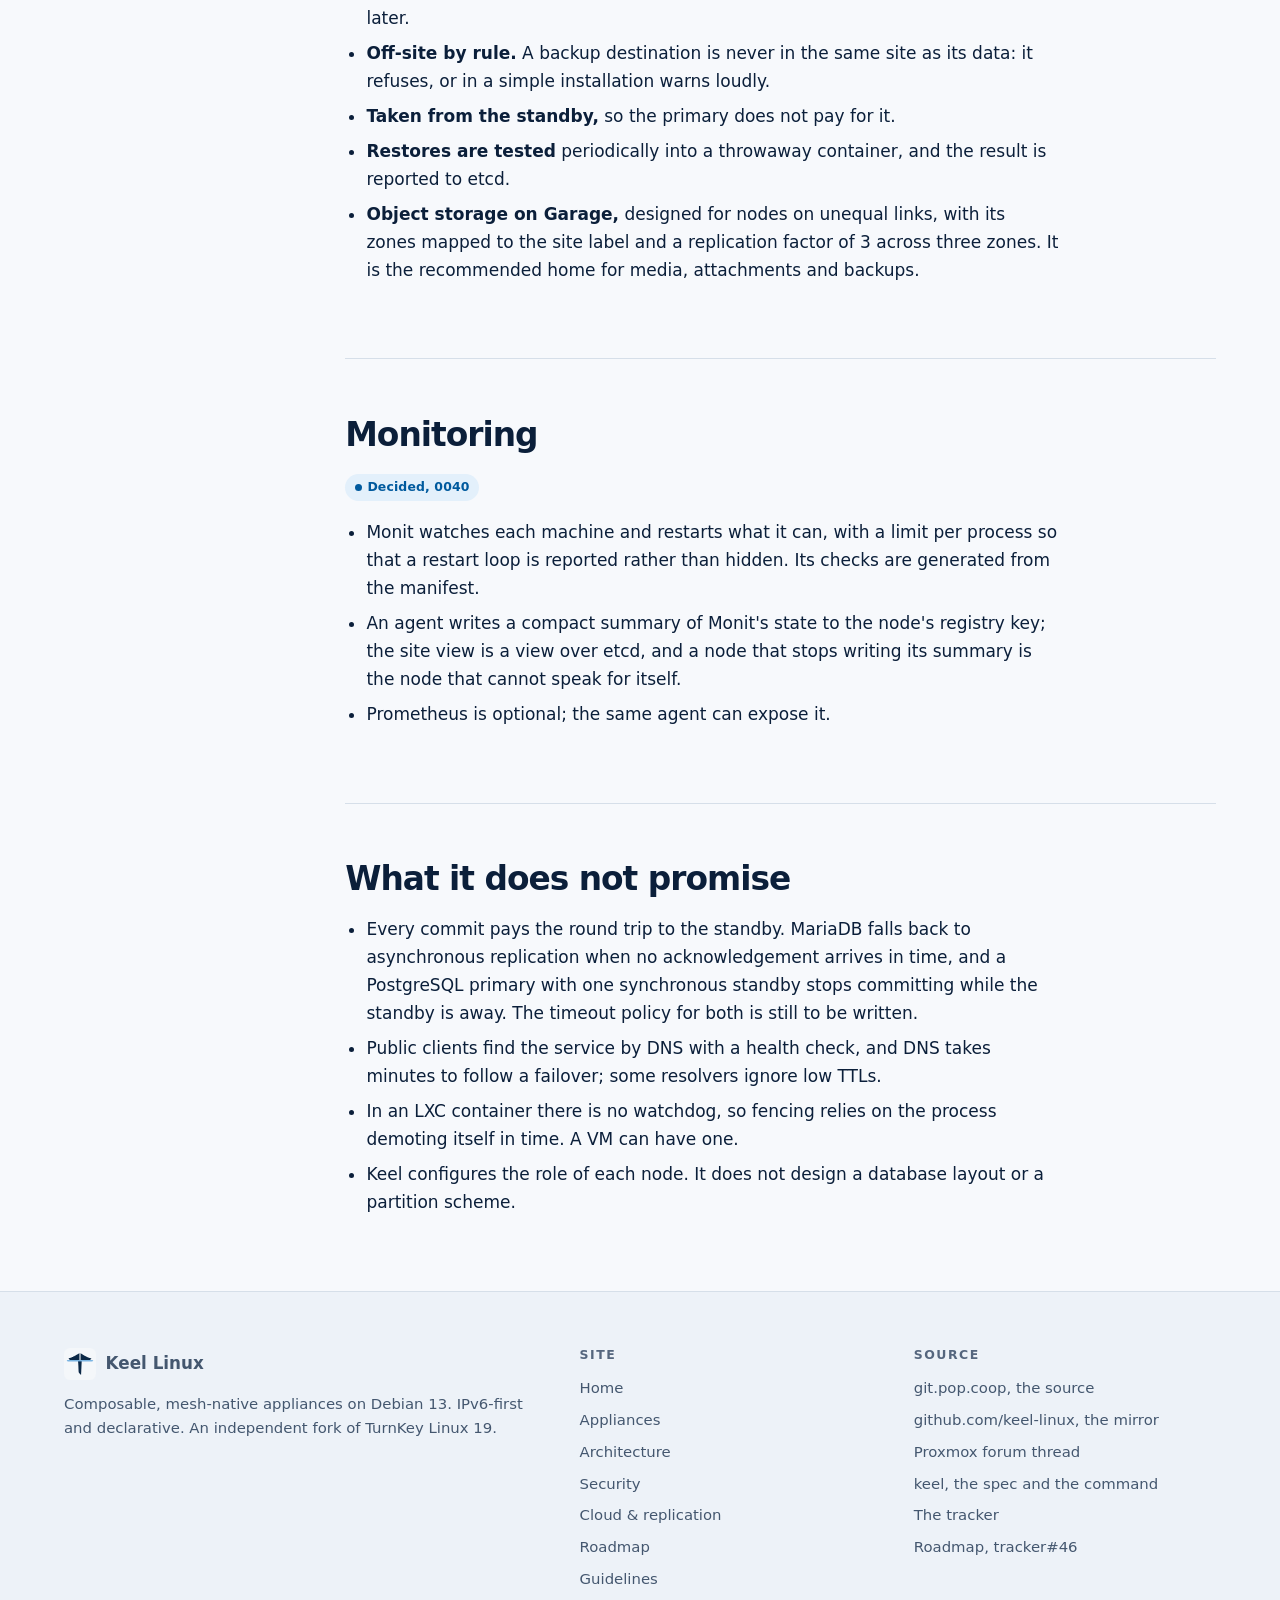
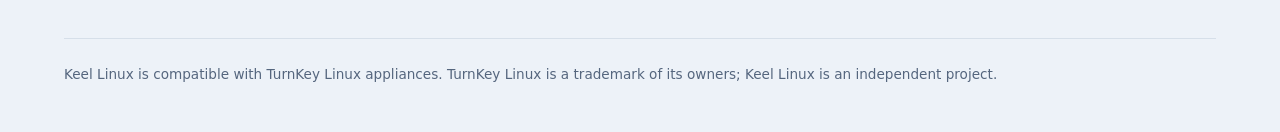
<file: cloud.html>
<!DOCTYPE html>
<html lang="en">
<head>
  <meta charset="utf-8">
  <meta name="viewport" content="width=device-width, initial-scale=1">
  <title>Cloud and replication, Keel Linux</title>
  <meta name="description" content="How Keel Linux appliances form a private cloud: three installation modes, a WireGuard mesh that is IPv6-first, an etcd registry, a primary and hot standby, directory replication, backup and monitoring.">
  <link rel="canonical" href="https://keellinux.org/cloud.html">
  <meta name="color-scheme" content="light dark">
  <meta name="theme-color" media="(prefers-color-scheme: light)" content="#F7F9FC">
  <meta name="theme-color" media="(prefers-color-scheme: dark)" content="#07182B">
  <link rel="icon" type="image/svg+xml" href="assets/keel-mark.svg">
  <link rel="icon" type="image/png" sizes="32x32" href="favicon.png">
  <link rel="apple-touch-icon" href="assets/keel-mark-512.png">
  <meta property="og:type" content="website">
  <meta property="og:site_name" content="Keel Linux">
  <meta property="og:url" content="https://keellinux.org/cloud.html">
  <meta property="og:title" content="Keel Linux: cloud and replication">
  <meta property="og:description" content="From one box to a private cloud on the same image: the mesh, the registry, failover, replication and backup.">
  <meta property="og:image" content="https://keellinux.org/assets/keel-social.png">
  <meta property="og:image:alt" content="The Keel Linux mark">
  <meta name="twitter:card" content="summary_large_image">
  <meta name="twitter:title" content="Keel Linux: cloud and replication">
  <meta name="twitter:description" content="From one box to a private cloud on the same image: the mesh, the registry, failover, replication and backup.">
  <meta name="twitter:image" content="https://keellinux.org/assets/keel-social.png">
  <link rel="stylesheet" href="style.css?v=2026093001">
  <script>
    (function () {
      var root = document.documentElement;
      root.className += " js";
      try {
        var saved = localStorage.getItem("keel-theme");
        if (saved === "light" || saved === "dark") { root.setAttribute("data-theme", saved); }
      } catch (e) {}
      if (window.matchMedia && !window.matchMedia("(prefers-reduced-motion: reduce)").matches && "IntersectionObserver" in window) {
        root.className += " js-motion";
        setTimeout(function () { if (!window.keelReady) { root.className = root.className.replace(" js-motion", ""); } }, 2500);
      }
    })();
  </script>
  <script defer src="assets/js/site.js?v=2026093001"></script>
  <script defer data-domain="keellinux.org" src="https://analytics.pop.coop/js/script.file-downloads.hash.outbound-links.pageview-props.revenue.tagged-events.js"></script>
  <script>window.plausible = window.plausible || function() { (window.plausible.q = window.plausible.q || []).push(arguments) }</script>
</head>
<body>
  <a class="skip" href="#main">Skip to content</a>

  <header class="site-header">
    <div class="wrap">
      <a class="brand" href="index.html" aria-label="Keel Linux, home">
        <img src="assets/keel-mark.svg" alt="" width="32" height="32">
        <span>Keel Linux</span>
      </a>
      <nav class="site-nav" id="site-nav" aria-label="Main">
        <ul>
          <li><a href="appliances.html">Appliances</a></li>
          <li><a href="architecture.html">Architecture</a></li>
          <li><a href="security.html">Security</a></li>
          <li><a href="cloud.html" aria-current="page">Cloud &amp; replication</a></li>
          <li><a href="roadmap.html">Roadmap</a></li>
          <li><a href="guidelines.html">Guidelines</a></li>
          <li><a href="https://github.com/keel-linux">GitHub</a></li>
        </ul>
      </nav>
      <button class="icon-btn" id="theme-toggle" type="button" aria-label="Switch theme" hidden>
        <svg viewBox="0 0 24 24" aria-hidden="true" focusable="false"><circle cx="12" cy="12" r="9" fill="none" stroke="currentColor" stroke-width="2"/><path d="M12 3a9 9 0 0 1 0 18z" fill="currentColor"/></svg>
      </button>
      <button class="icon-btn nav-toggle" id="nav-toggle" type="button" aria-controls="site-nav" aria-expanded="false" aria-label="Open menu" hidden>
        <svg viewBox="0 0 24 24" aria-hidden="true" focusable="false"><path d="M4 7h16M4 12h16M4 17h16" fill="none" stroke="currentColor" stroke-width="2" stroke-linecap="round"/></svg>
      </button>
    </div>
  </header>

  <main id="main">
    <section class="page-hero" aria-labelledby="page-title">
      <div class="wrap">
        <p class="crumbs"><a href="index.html">Home</a> / Cloud &amp; replication</p>
        <span class="eyebrow">Cloud &amp; replication</span>
        <h1 id="page-title">From one box to a private cloud, on the same image</h1>
        <p class="lead">The appliance that runs alone is the one that joins a mesh. What changes is the mode chosen at first boot, and what the nodes write about themselves in a shared registry. Most of this page is decided and on the roadmap; each part says so.</p>
      </div>
    </section>

    <div class="wrap doc">
      <nav class="toc" aria-label="On this page">
        <h2>On this page</h2>
        <ol>
          <li><a href="#modes">Installation modes</a></li>
          <li><a href="#mesh">The mesh</a></li>
          <li><a href="#registry">The registry</a></li>
          <li><a href="#failover">Databases and failover</a></li>
          <li><a href="#directories">Directory replication</a></li>
          <li><a href="#backup">Backup and object storage</a></li>
          <li><a href="#monitoring">Monitoring</a></li>
          <li><a href="#limits">What it does not promise</a></li>
        </ol>
      </nav>

      <div class="prose">
        <section id="modes" aria-labelledby="modes-title">
          <h2 id="modes-title">Installation modes</h2>
          <p>The installer uses two terms, simple and advanced installation, and offers three modes at first boot. <span class="badge badge-decided">Decided, 0028</span></p>
          <div class="grid grid-3">
            <div class="card mode">
              <p class="nodes" aria-hidden="true"><span class="node primary">LXC</span></p>
              <h3>Simple</h3>
              <p>Everything in one LXC. No mesh and no etcd. The data services are embedded on the machine.</p>
            </div>
            <div class="card mode">
              <p class="nodes" aria-hidden="true"><span class="node primary">primary</span><span class="node">standby</span></p>
              <h3>Cloud simple</h3>
              <p>The database replicated from a primary to a standby; the application's files in a single LXC. Failover is by hand.</p>
            </div>
            <div class="card mode">
              <p class="nodes" aria-hidden="true"><span class="node primary">node</span><span class="node">node</span><span class="node voter">arbiter</span></p>
              <h3>Cloud advanced</h3>
              <p>Three LXC at least, an etcd quorum and directory replication. Three sites, or two plus an external arbiter.</p>
            </div>
          </div>
          <ul>
            <li><strong>The primary generates what the replica needs:</strong> the key, the password and the WireGuard endpoint. The replica is still configured on the replica.</li>
            <li><strong>When all three nodes of cloud advanced share one host,</strong> the installer says so in one line: three copies on one host fail together.</li>
            <li><strong>Installation by discovery.</strong> In cloud advanced, a new node asks for two things, the address of one node of the mesh and an entry secret. It reads the registry, lists what exists, such as a MariaDB, a Redis and two Nginx, and the operator selects what this machine consumes. Only the first appliance of a mesh takes real effort. <span class="badge badge-decided">Decided, 0026</span></li>
          </ul>
        </section>

        <section id="mesh" aria-labelledby="mesh-title">
          <h2 id="mesh-title">The mesh is the base, not an extra</h2>
          <p><span class="badge badge-live">Two nodes join, in release 2026-11-10</span> <span class="badge badge-partial">WireGuard in Core; the rest decided, 0024</span></p>
          <ul class="checks">
            <li><strong>WireGuard ships in Keel Core,</strong> so every appliance can join a mesh, even when it is alone. <code>keel network wireguard key</code> prints this node's public key and never the private one.</li>
            <li><strong>Tunnels are initiated from inside to outside,</strong> so a node behind NAT or a firewall needs only outbound UDP.</li>
            <li><strong>IPv6 first.</strong> Native IPv6 goes direct between nodes, <code>2001:db8:a::10</code> to <code>2001:db8:c::10</code>. IPv4-only nodes enter through a rendezvous point that translates, with NAT64.</li>
            <li><strong>Rendezvous points</strong> are nodes with a real edge and fixed addressing.</li>
            <li><strong>A service address on the mesh,</strong> for database appliances only for now. WireGuard is layer 3 with no ARP, so the address is a <code>/128</code> route in <code>AllowedIPs</code> that a controller moves to the active node. Replication and node-to-node traffic always use the nodes' real addresses.</li>
          </ul>
          <div class="callout">
            <strong>Where it stands, 3 October 2026</strong>
            <p>Phase 5 has started. Two Keel Web nodes in different locations are joined over a WireGuard overlay, declared in each node's instance spec and confirmed through the network safety window. Next is a one-command join, <code>keel mesh invite</code> on a node of the mesh then <code>keel mesh join</code> on the new one (decision 0048), and etcd forms when the third node joins.</p>
            <p><strong>10 November 2026.</strong> The one-command join is in keel. Each application of release 2026-11-10 passed the test of cloud simple (2 nodes on 2 sites) and the test of cloud advanced (2 nodes and a witness).</p>
          </div>
          <p class="hint">Open: the successor to HubDNS for nodes behind NAT whose IPv6 prefix changes. A PowerDNS overlay fed from etcd is the likely shape, not yet decided.</p>
        </section>

        <section id="registry" aria-labelledby="registry-title">
          <h2 id="registry-title">etcd is the mesh registry</h2>
          <p><span class="badge badge-decided">Decided, 0025; Phase 5</span></p>
          <ul>
            <li>Every appliance announces itself in etcd: what it offers, where it is, and its site, which is the availability zone label.</li>
            <li>etcd is control plane only. It holds cluster state, never application data; a few writes a minute tolerate a 30 ms round trip.</li>
            <li>Quorum needs an odd number of voters. Two nodes cannot elect, so a third vote is required for automatic failover.</li>
            <li>Site labels are enforced: two replicas of the same data are never placed in the same site.</li>
            <li>etcd ships stopped, so a simple installation never runs it, and cloud simple does not either.</li>
          </ul>
        </section>

        <section id="failover" aria-labelledby="failover-title">
          <h2 id="failover-title">Databases: a primary and a hot standby</h2>
          <p>PostgreSQL, MariaDB and Redis are appliances of their own, paired as a primary and a standby. A MariaDB pair, with seeding of the replica and a read-only replica, is mostly done in keel 0.11, and <code>keel database promote</code> makes a replica a primary by hand. <span class="badge badge-partial">Partly built; Phase 2</span></p>
          <ul>
            <li><strong>The standby is hot and serves no traffic</strong> until it is promoted.</li>
            <li><strong>Replication is synchronous:</strong> a commit is confirmed only after the standby has received it. PostgreSQL uses <code>synchronous_commit</code>; MariaDB uses semi-synchronous replication, waiting until the standby has received the transaction, not applied it.</li>
            <li><strong>Failover is the operator's decision</strong> in cloud simple, where two nodes cannot elect. In cloud advanced the election runs on the nodes themselves.</li>
          </ul>
          <h3>Chosen by the operator when the set is formed</h3>
          <div class="table-wrap" role="region" aria-label="Scrollable table" tabindex="0">
            <table>
              <thead><tr><th scope="col">Choice</th><th scope="col">Options</th><th scope="col">Default</th></tr></thead>
              <tbody>
                <tr><th scope="row">Failover: a replica takes over when the primary is lost</th><td>automatic, manual</td><td>automatic, active only once three voters are present</td></tr>
                <tr><th scope="row">Rejoin: the old primary comes back as a replica</th><td>automatic, manual</td><td>manual; automatic first keeps a copy of what the node held</td></tr>
                <tr><th scope="row">Failback: the primary role returns to the original node</th><td>automatic, manual, never</td><td>manual</td></tr>
              </tbody>
            </table>
          </div>
          <p>Automatic failback is a goal: Keel implements it so that choosing it works, with one hard condition, that the role returns only after the original primary has fully caught up with what the standby wrote while it was primary. <span class="badge badge-goal">Goal, Phases 2 and 5</span></p>
        </section>

        <section id="directories" aria-labelledby="directories-title">
          <h2 id="directories-title">Directory replication</h2>
          <p><span class="badge badge-decided">Decided, 0032; Phase 5</span></p>
          <ul>
            <li>A generic mesh service, delivered by a Syncthing overlay, in cloud advanced.</li>
            <li>Each appliance declares the paths of its durable state, <code>replicate:</code>, and what to leave out, <code>exclude:</code>: sessions, caches, temporary files, locks, logs and rebuildable indexes.</li>
            <li>With one writer, folders are send-only on the primary and receive-only on the standby, and flipped on promotion in the same step that promotes the database.</li>
            <li>Sessions go to the database or to Redis, never to a replicated directory, and data with its own replication, such as a database or a search index, is never replicated by file.</li>
          </ul>
        </section>

        <section id="backup" aria-labelledby="backup-title">
          <h2 id="backup-title">Backup and object storage</h2>
          <p><span class="badge badge-decided">Decided, 0037 and 0038; Phase 7</span></p>
          <ul>
            <li><strong>Keel Backup</strong> is an appliance: a storage backend and a key service, installable as an LXC or a VM. TKLBAM stays as the client, with a backend abstraction so that it targets Keel Backup. The images of release 2026-11-10 ship neither TKLBAM nor the TurnKey Hub agent; Keel Backup and Keel Cloud replace them later.</li>
            <li><strong>Off-site by rule.</strong> A backup destination is never in the same site as its data: it refuses, or in a simple installation warns loudly.</li>
            <li><strong>Taken from the standby,</strong> so the primary does not pay for it.</li>
            <li><strong>Restores are tested</strong> periodically into a throwaway container, and the result is reported to etcd.</li>
            <li><strong>Object storage on Garage,</strong> designed for nodes on unequal links, with its zones mapped to the site label and a replication factor of 3 across three zones. It is the recommended home for media, attachments and backups.</li>
          </ul>
        </section>

        <section id="monitoring" aria-labelledby="monitoring-title">
          <h2 id="monitoring-title">Monitoring</h2>
          <p><span class="badge badge-decided">Decided, 0040</span></p>
          <ul>
            <li>Monit watches each machine and restarts what it can, with a limit per process so that a restart loop is reported rather than hidden. Its checks are generated from the manifest.</li>
            <li>An agent writes a compact summary of Monit's state to the node's registry key; the site view is a view over etcd, and a node that stops writing its summary is the node that cannot speak for itself.</li>
            <li>Prometheus is optional; the same agent can expose it.</li>
          </ul>
        </section>

        <section id="limits" aria-labelledby="limits-title">
          <h2 id="limits-title">What it does not promise</h2>
          <ul>
            <li>Every commit pays the round trip to the standby. MariaDB falls back to asynchronous replication when no acknowledgement arrives in time, and a PostgreSQL primary with one synchronous standby stops committing while the standby is away. The timeout policy for both is still to be written.</li>
            <li>Public clients find the service by DNS with a health check, and DNS takes minutes to follow a failover; some resolvers ignore low TTLs.</li>
            <li>In an LXC container there is no watchdog, so fencing relies on the process demoting itself in time. A VM can have one.</li>
            <li>Keel configures the role of each node. It does not design a database layout or a partition scheme.</li>
          </ul>
        </section>
      </div>
    </div>
  </main>

  <footer class="site-footer">
    <div class="wrap">
      <div class="footer-grid">
        <div>
          <a class="brand" href="index.html"><img src="assets/keel-mark.svg" alt="" width="32" height="32"><span>Keel Linux</span></a>
          <p>Composable, mesh-native appliances on Debian 13. IPv6-first and declarative. An independent fork of TurnKey Linux 19.</p>
        </div>
        <nav aria-label="Site">
          <h2>Site</h2>
          <ul>
            <li><a href="index.html">Home</a></li>
            <li><a href="appliances.html">Appliances</a></li>
            <li><a href="architecture.html">Architecture</a></li>
            <li><a href="security.html">Security</a></li>
            <li><a href="cloud.html">Cloud &amp; replication</a></li>
            <li><a href="roadmap.html">Roadmap</a></li>
            <li><a href="guidelines.html">Guidelines</a></li>
          </ul>
        </nav>
        <nav aria-label="Source">
          <h2>Source</h2>
          <ul>
            <li><a href="https://git.pop.coop/Keel-Linux">git.pop.coop, the source</a></li>
            <li><a href="https://github.com/keel-linux">github.com/keel-linux, the mirror</a></li>
            <li><a href="https://forum.proxmox.com/threads/186841/">Proxmox forum thread</a></li>
            <li><a href="https://github.com/Keel-Linux/keel">keel, the spec and the command</a></li>
            <li><a href="https://github.com/Keel-Linux/tracker">The tracker</a></li>
            <li><a href="https://github.com/Keel-Linux/tracker/issues/46">Roadmap, tracker#46</a></li>
          </ul>
        </nav>
      </div>
      <p class="legal">Keel Linux is compatible with TurnKey Linux appliances. TurnKey Linux is a trademark of its owners; Keel Linux is an independent project.</p>
    </div>
  </footer>
</body>
</html>
</file>
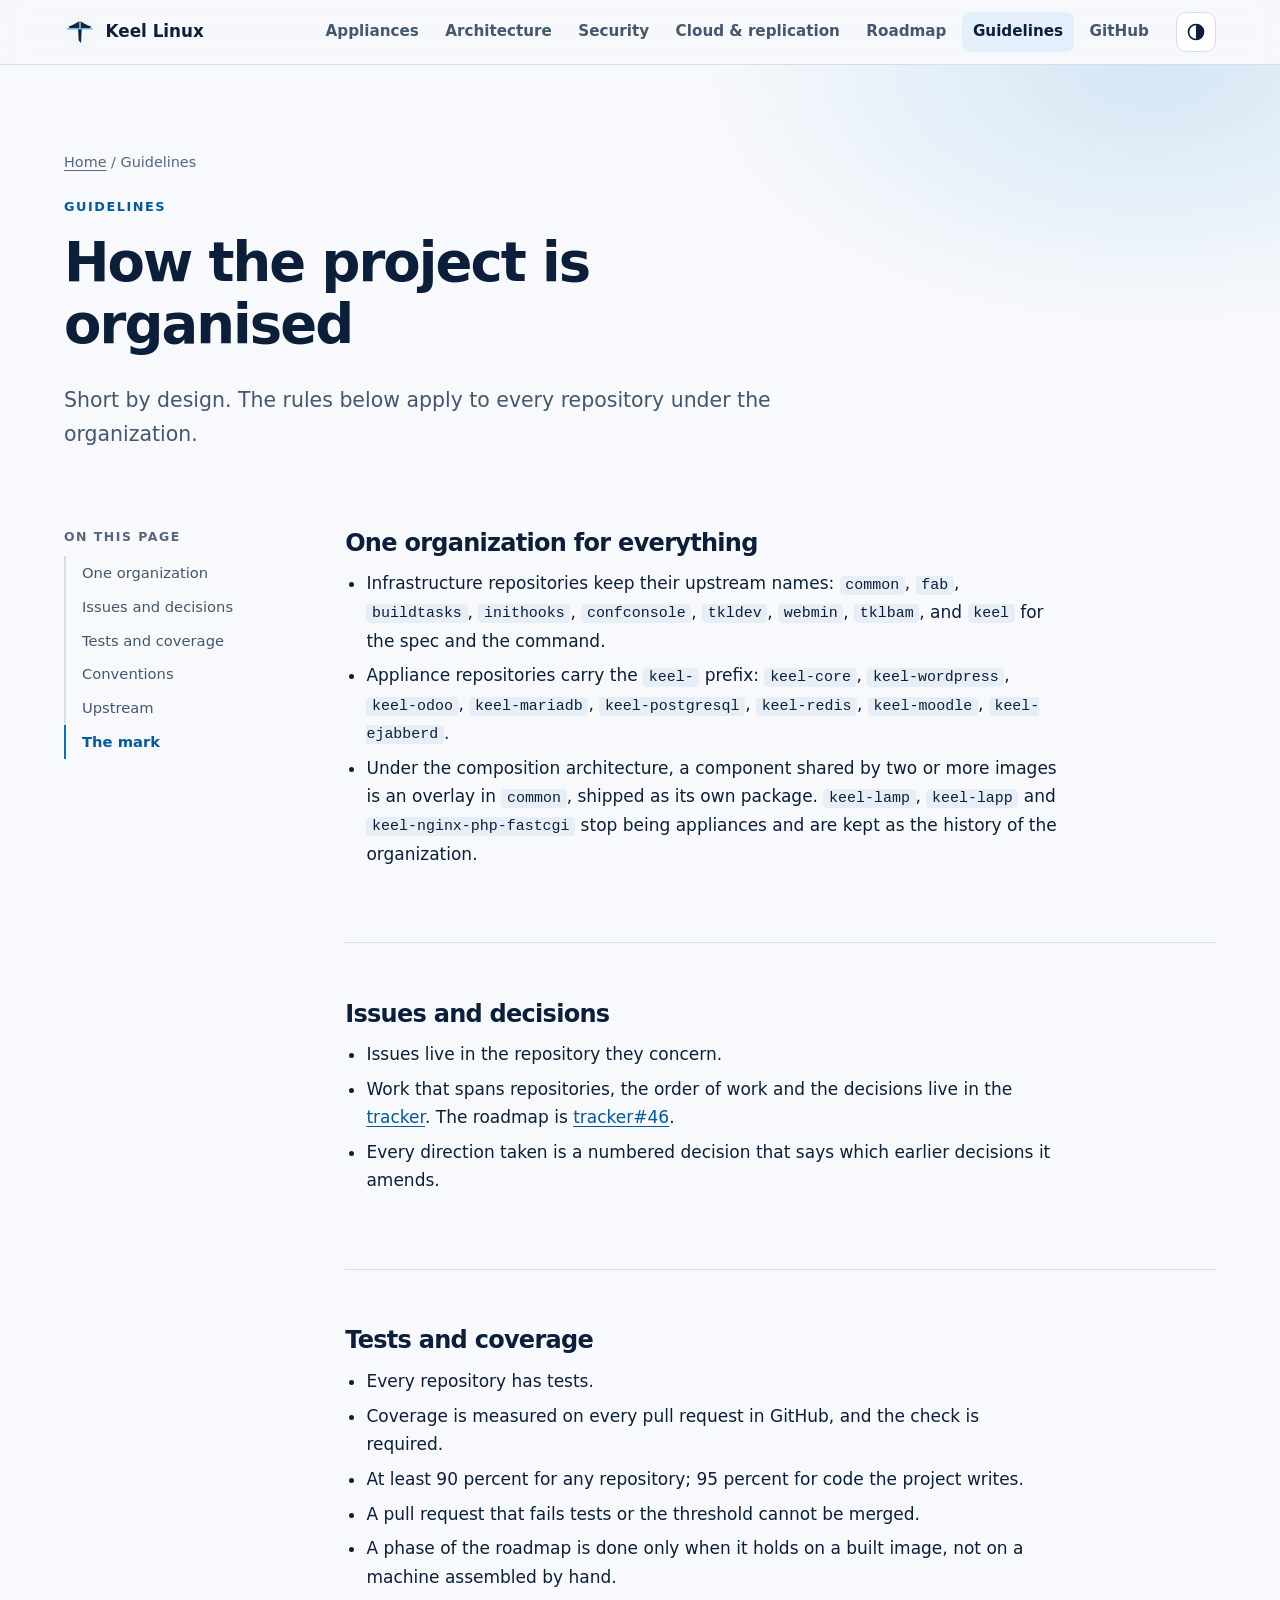
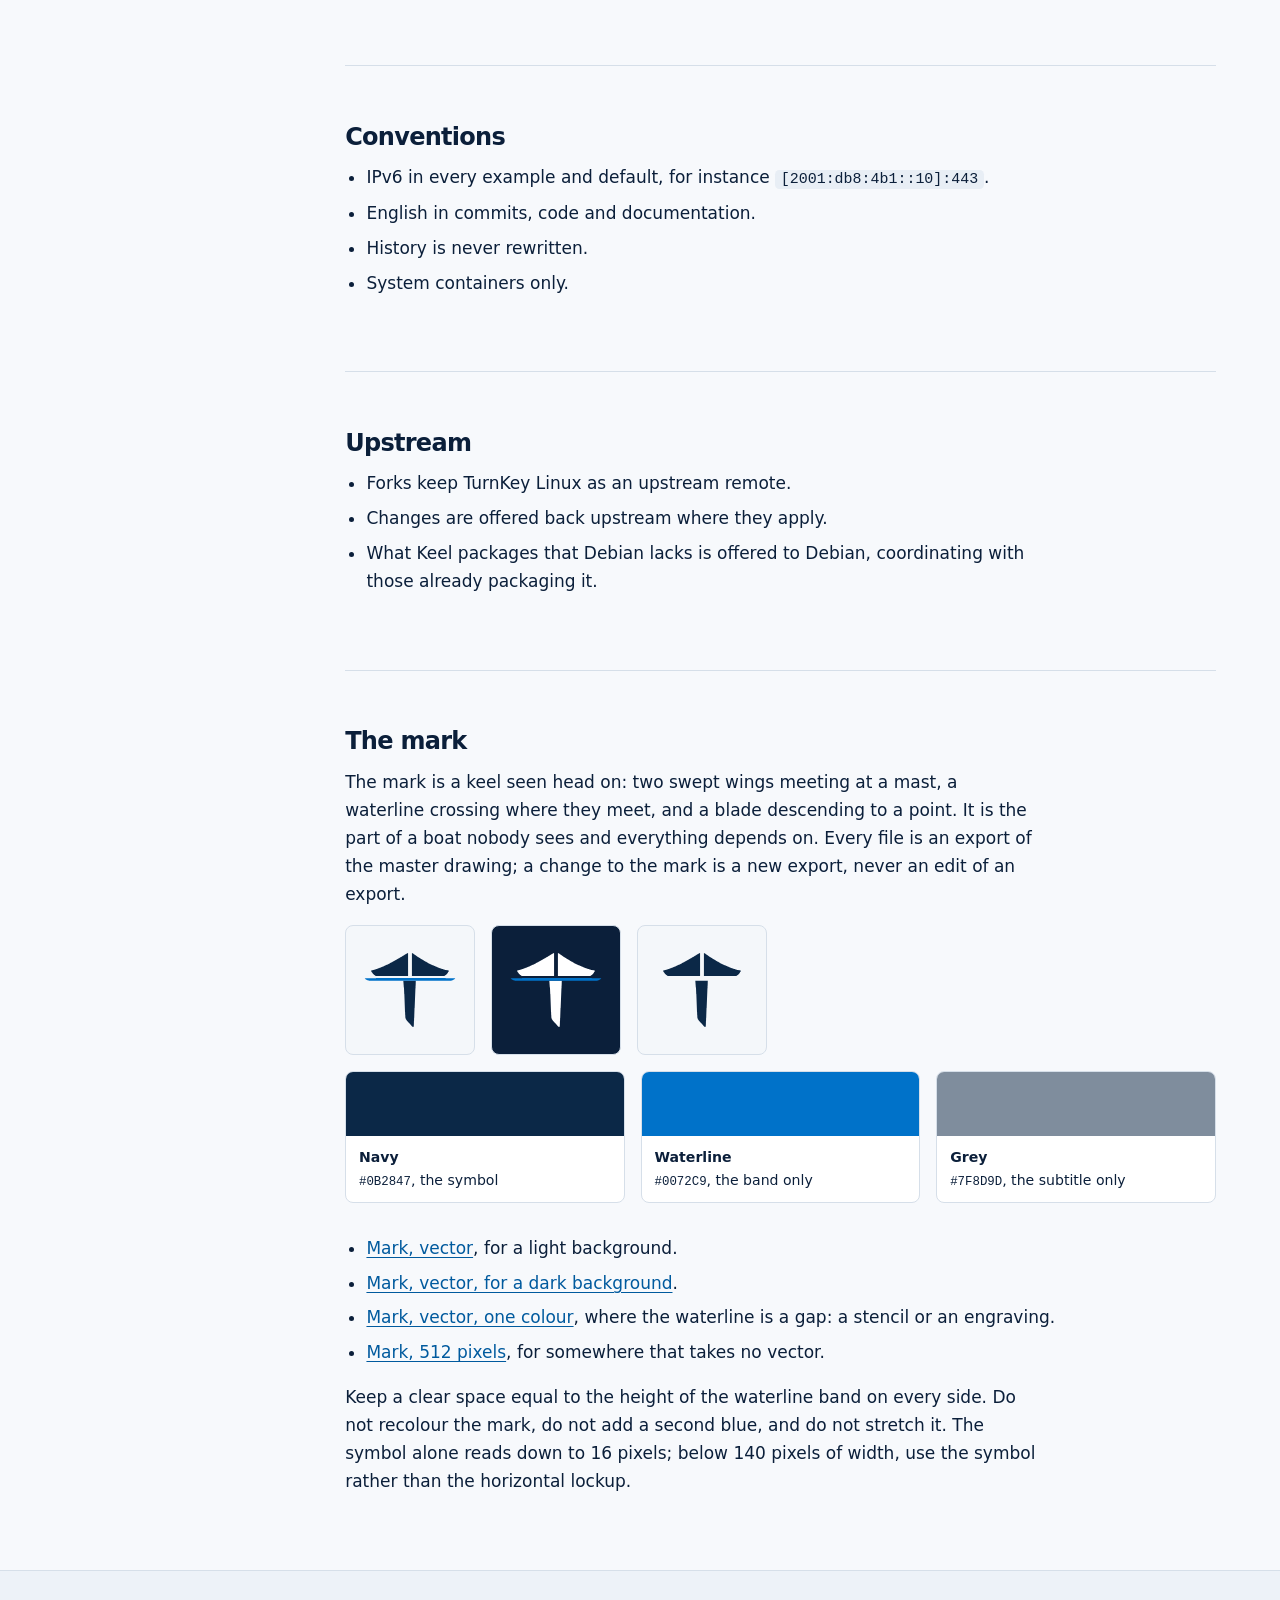
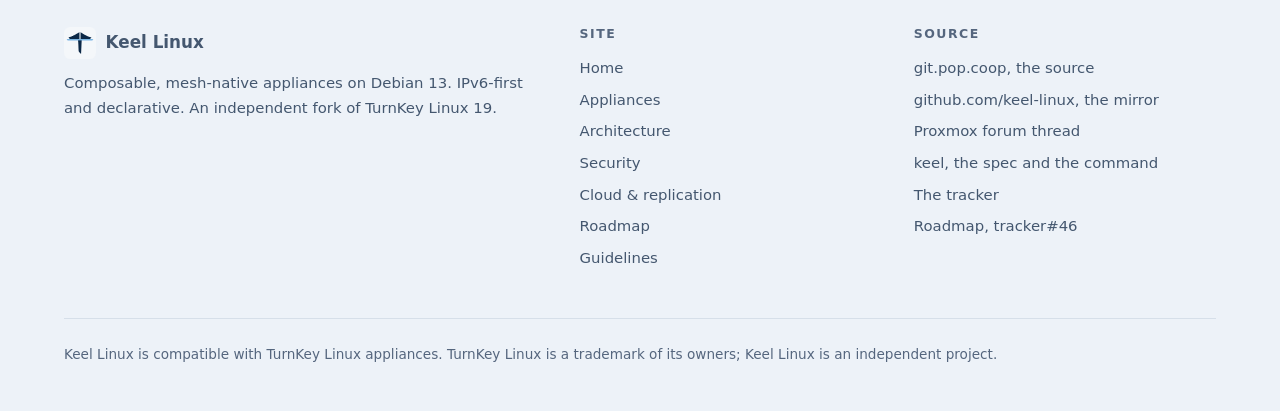
<file: guidelines.html>
<!DOCTYPE html>
<html lang="en">
<head>
  <meta charset="utf-8">
  <meta name="viewport" content="width=device-width, initial-scale=1">
  <title>Guidelines, Keel Linux</title>
  <meta name="description" content="How the Keel Linux repositories are organised, what every change must meet, and how to use the mark.">
  <link rel="canonical" href="https://keellinux.org/guidelines.html">
  <meta name="color-scheme" content="light dark">
  <meta name="theme-color" media="(prefers-color-scheme: light)" content="#F7F9FC">
  <meta name="theme-color" media="(prefers-color-scheme: dark)" content="#07182B">
  <link rel="icon" type="image/svg+xml" href="assets/keel-mark.svg">
  <link rel="icon" type="image/png" sizes="32x32" href="favicon.png">
  <link rel="apple-touch-icon" href="assets/keel-mark-512.png">
  <meta property="og:type" content="website">
  <meta property="og:site_name" content="Keel Linux">
  <meta property="og:url" content="https://keellinux.org/guidelines.html">
  <meta property="og:title" content="Keel Linux guidelines">
  <meta property="og:description" content="How the repositories are organised, what every change must meet, and how to use the mark.">
  <meta property="og:image" content="https://keellinux.org/assets/keel-social.png">
  <meta property="og:image:alt" content="The Keel Linux mark">
  <meta name="twitter:card" content="summary_large_image">
  <meta name="twitter:title" content="Keel Linux guidelines">
  <meta name="twitter:description" content="How the repositories are organised, what every change must meet, and how to use the mark.">
  <meta name="twitter:image" content="https://keellinux.org/assets/keel-social.png">
  <link rel="stylesheet" href="style.css?v=2026093001">
  <script>
    (function () {
      var root = document.documentElement;
      root.className += " js";
      try {
        var saved = localStorage.getItem("keel-theme");
        if (saved === "light" || saved === "dark") { root.setAttribute("data-theme", saved); }
      } catch (e) {}
      if (window.matchMedia && !window.matchMedia("(prefers-reduced-motion: reduce)").matches && "IntersectionObserver" in window) {
        root.className += " js-motion";
        setTimeout(function () { if (!window.keelReady) { root.className = root.className.replace(" js-motion", ""); } }, 2500);
      }
    })();
  </script>
  <script defer src="assets/js/site.js?v=2026093001"></script>
  <script defer data-domain="keellinux.org" src="https://analytics.pop.coop/js/script.file-downloads.hash.outbound-links.pageview-props.revenue.tagged-events.js"></script>
  <script>window.plausible = window.plausible || function() { (window.plausible.q = window.plausible.q || []).push(arguments) }</script>
</head>
<body>
  <a class="skip" href="#main">Skip to content</a>

  <header class="site-header">
    <div class="wrap">
      <a class="brand" href="index.html" aria-label="Keel Linux, home">
        <img src="assets/keel-mark.svg" alt="" width="32" height="32">
        <span>Keel Linux</span>
      </a>
      <nav class="site-nav" id="site-nav" aria-label="Main">
        <ul>
          <li><a href="appliances.html">Appliances</a></li>
          <li><a href="architecture.html">Architecture</a></li>
          <li><a href="security.html">Security</a></li>
          <li><a href="cloud.html">Cloud &amp; replication</a></li>
          <li><a href="roadmap.html">Roadmap</a></li>
          <li><a href="guidelines.html" aria-current="page">Guidelines</a></li>
          <li><a href="https://github.com/keel-linux">GitHub</a></li>
        </ul>
      </nav>
      <button class="icon-btn" id="theme-toggle" type="button" aria-label="Switch theme" hidden>
        <svg viewBox="0 0 24 24" aria-hidden="true" focusable="false"><circle cx="12" cy="12" r="9" fill="none" stroke="currentColor" stroke-width="2"/><path d="M12 3a9 9 0 0 1 0 18z" fill="currentColor"/></svg>
      </button>
      <button class="icon-btn nav-toggle" id="nav-toggle" type="button" aria-controls="site-nav" aria-expanded="false" aria-label="Open menu" hidden>
        <svg viewBox="0 0 24 24" aria-hidden="true" focusable="false"><path d="M4 7h16M4 12h16M4 17h16" fill="none" stroke="currentColor" stroke-width="2" stroke-linecap="round"/></svg>
      </button>
    </div>
  </header>

  <main id="main">
    <section class="page-hero" aria-labelledby="page-title">
      <div class="wrap">
        <p class="crumbs"><a href="index.html">Home</a> / Guidelines</p>
        <span class="eyebrow">Guidelines</span>
        <h1 id="page-title">How the project is organised</h1>
        <p class="lead">Short by design. The rules below apply to every repository under the organization.</p>
      </div>
    </section>

    <div class="wrap doc">
      <nav class="toc" aria-label="On this page">
        <h2>On this page</h2>
        <ol>
          <li><a href="#organization">One organization</a></li>
          <li><a href="#issues">Issues and decisions</a></li>
          <li><a href="#tests">Tests and coverage</a></li>
          <li><a href="#conventions">Conventions</a></li>
          <li><a href="#upstream">Upstream</a></li>
          <li><a href="#the-mark">The mark</a></li>
        </ol>
      </nav>

      <div class="prose guide">
        <section id="organization" aria-labelledby="organization-title">
          <h2 id="organization-title">One organization for everything</h2>
          <ul>
            <li>Infrastructure repositories keep their upstream names: <code>common</code>, <code>fab</code>, <code>buildtasks</code>, <code>inithooks</code>, <code>confconsole</code>, <code>tkldev</code>, <code>webmin</code>, <code>tklbam</code>, and <code>keel</code> for the spec and the command.</li>
            <li>Appliance repositories carry the <code>keel-</code> prefix: <code>keel-core</code>, <code>keel-wordpress</code>, <code>keel-odoo</code>, <code>keel-mariadb</code>, <code>keel-postgresql</code>, <code>keel-redis</code>, <code>keel-moodle</code>, <code>keel-ejabberd</code>.</li>
            <li>Under the composition architecture, a component shared by two or more images is an overlay in <code>common</code>, shipped as its own package. <code>keel-lamp</code>, <code>keel-lapp</code> and <code>keel-nginx-php-fastcgi</code> stop being appliances and are kept as the history of the organization.</li>
          </ul>
        </section>

        <section id="issues" aria-labelledby="issues-title">
          <h2 id="issues-title">Issues and decisions</h2>
          <ul>
            <li>Issues live in the repository they concern.</li>
            <li>Work that spans repositories, the order of work and the decisions live in the <a href="https://github.com/Keel-Linux/tracker">tracker</a>. The roadmap is <a href="https://github.com/Keel-Linux/tracker/issues/46">tracker#46</a>.</li>
            <li>Every direction taken is a numbered decision that says which earlier decisions it amends.</li>
          </ul>
        </section>

        <section id="tests" aria-labelledby="tests-title">
          <h2 id="tests-title">Tests and coverage</h2>
          <ul>
            <li>Every repository has tests.</li>
            <li>Coverage is measured on every pull request in GitHub, and the check is required.</li>
            <li>At least 90 percent for any repository; 95 percent for code the project writes.</li>
            <li>A pull request that fails tests or the threshold cannot be merged.</li>
            <li>A phase of the roadmap is done only when it holds on a built image, not on a machine assembled by hand.</li>
          </ul>
        </section>

        <section id="conventions" aria-labelledby="conventions-title">
          <h2 id="conventions-title">Conventions</h2>
          <ul>
            <li>IPv6 in every example and default, for instance <code>[2001:db8:4b1::10]:443</code>.</li>
            <li>English in commits, code and documentation.</li>
            <li>History is never rewritten.</li>
            <li>System containers only.</li>
          </ul>
        </section>

        <section id="upstream" aria-labelledby="upstream-title">
          <h2 id="upstream-title">Upstream</h2>
          <ul>
            <li>Forks keep TurnKey Linux as an upstream remote.</li>
            <li>Changes are offered back upstream where they apply.</li>
            <li>What Keel packages that Debian lacks is offered to Debian, coordinating with those already packaging it.</li>
          </ul>
        </section>

        <section id="the-mark" aria-labelledby="mark-title">
          <h2 id="mark-title">The mark</h2>
          <p>The mark is a keel seen head on: two swept wings meeting at a mast, a waterline crossing where they meet, and a blade descending to a point. It is the part of a boat nobody sees and everything depends on. Every file is an export of the master drawing; a change to the mark is a new export, never an edit of an export.</p>
          <div class="mark-row">
            <figure><img src="assets/keel-mark.svg" alt="The Keel Linux mark on a light background" width="96" height="96"></figure>
            <figure class="dark"><img src="assets/keel-mark-dark.svg" alt="The Keel Linux mark for a dark background" width="96" height="96"></figure>
            <figure><img src="assets/keel-mark-mono.svg" alt="The Keel Linux mark in one colour" width="96" height="96"></figure>
          </div>
          <ul class="swatches">
            <li><span class="chip-color" style="--c:#0B2847"></span><p><strong>Navy</strong><br><code>#0B2847</code>, the symbol</p></li>
            <li><span class="chip-color" style="--c:#0072C9"></span><p><strong>Waterline</strong><br><code>#0072C9</code>, the band only</p></li>
            <li><span class="chip-color" style="--c:#7F8D9D"></span><p><strong>Grey</strong><br><code>#7F8D9D</code>, the subtitle only</p></li>
          </ul>
          <ul>
            <li><a href="assets/keel-mark.svg">Mark, vector</a>, for a light background.</li>
            <li><a href="assets/keel-mark-dark.svg">Mark, vector, for a dark background</a>.</li>
            <li><a href="assets/keel-mark-mono.svg">Mark, vector, one colour</a>, where the waterline is a gap: a stencil or an engraving.</li>
            <li><a href="assets/keel-mark-512.png">Mark, 512 pixels</a>, for somewhere that takes no vector.</li>
          </ul>
          <p>Keep a clear space equal to the height of the waterline band on every side. Do not recolour the mark, do not add a second blue, and do not stretch it. The symbol alone reads down to 16 pixels; below 140 pixels of width, use the symbol rather than the horizontal lockup.</p>
        </section>
      </div>
    </div>
  </main>

  <footer class="site-footer">
    <div class="wrap">
      <div class="footer-grid">
        <div>
          <a class="brand" href="index.html"><img src="assets/keel-mark.svg" alt="" width="32" height="32"><span>Keel Linux</span></a>
          <p>Composable, mesh-native appliances on Debian 13. IPv6-first and declarative. An independent fork of TurnKey Linux 19.</p>
        </div>
        <nav aria-label="Site">
          <h2>Site</h2>
          <ul>
            <li><a href="index.html">Home</a></li>
            <li><a href="appliances.html">Appliances</a></li>
            <li><a href="architecture.html">Architecture</a></li>
            <li><a href="security.html">Security</a></li>
            <li><a href="cloud.html">Cloud &amp; replication</a></li>
            <li><a href="roadmap.html">Roadmap</a></li>
            <li><a href="guidelines.html">Guidelines</a></li>
          </ul>
        </nav>
        <nav aria-label="Source">
          <h2>Source</h2>
          <ul>
            <li><a href="https://git.pop.coop/Keel-Linux">git.pop.coop, the source</a></li>
            <li><a href="https://github.com/keel-linux">github.com/keel-linux, the mirror</a></li>
            <li><a href="https://forum.proxmox.com/threads/186841/">Proxmox forum thread</a></li>
            <li><a href="https://github.com/Keel-Linux/keel">keel, the spec and the command</a></li>
            <li><a href="https://github.com/Keel-Linux/tracker">The tracker</a></li>
            <li><a href="https://github.com/Keel-Linux/tracker/issues/46">Roadmap, tracker#46</a></li>
          </ul>
        </nav>
      </div>
      <p class="legal">Keel Linux is compatible with TurnKey Linux appliances. TurnKey Linux is a trademark of its owners; Keel Linux is an independent project.</p>
    </div>
  </footer>
</body>
</html>
</file>
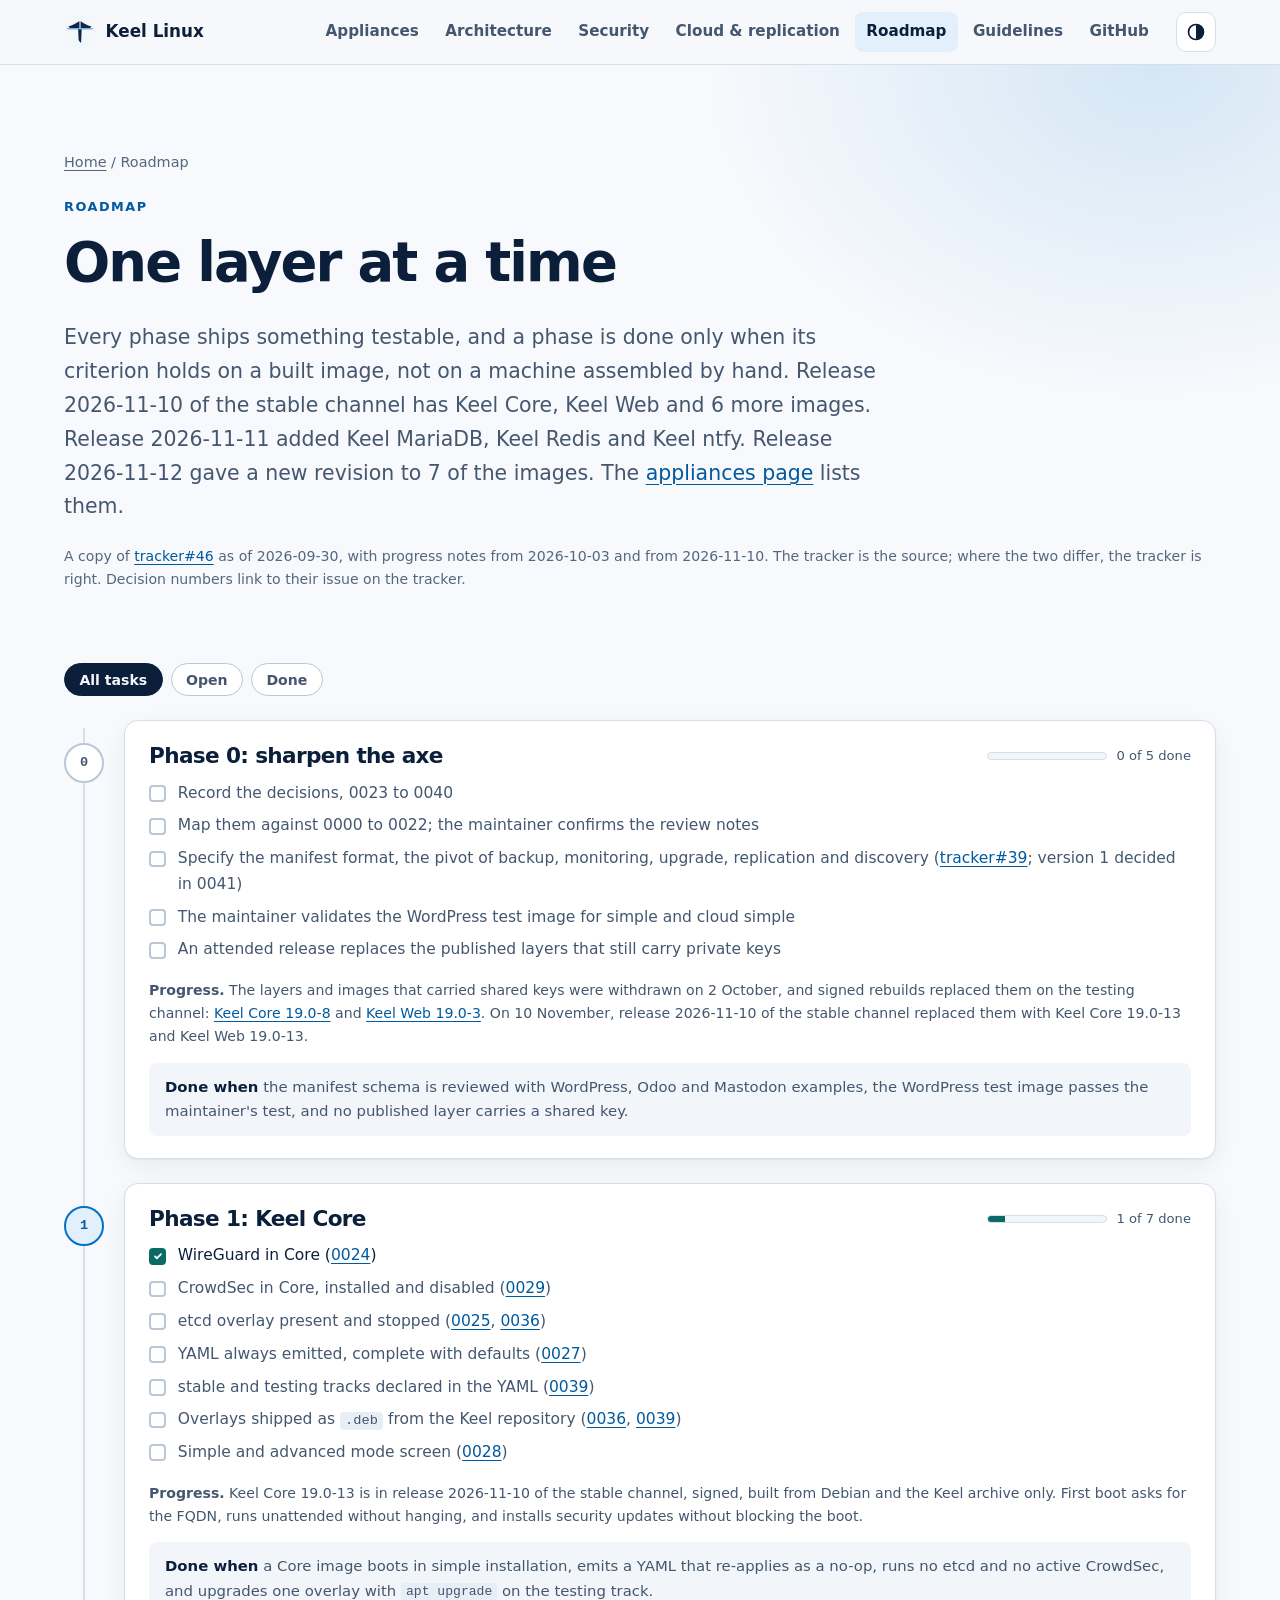
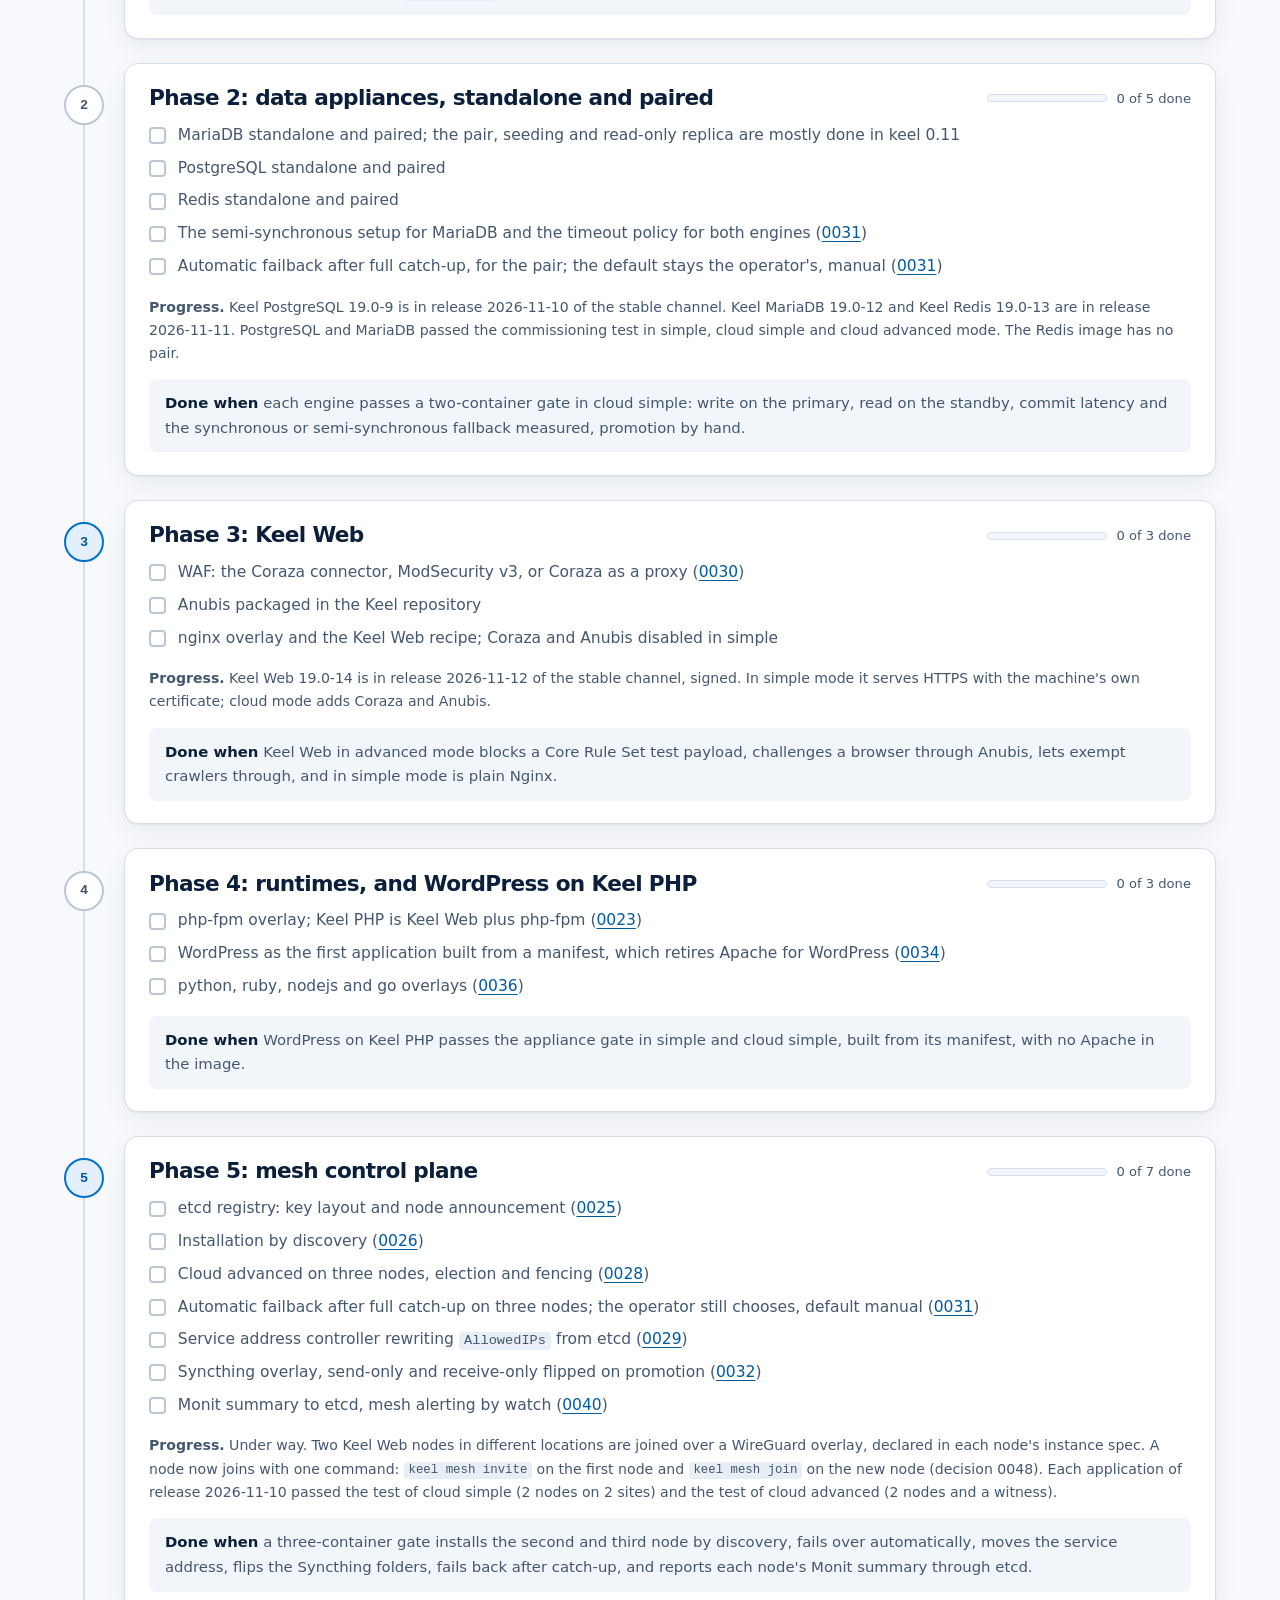
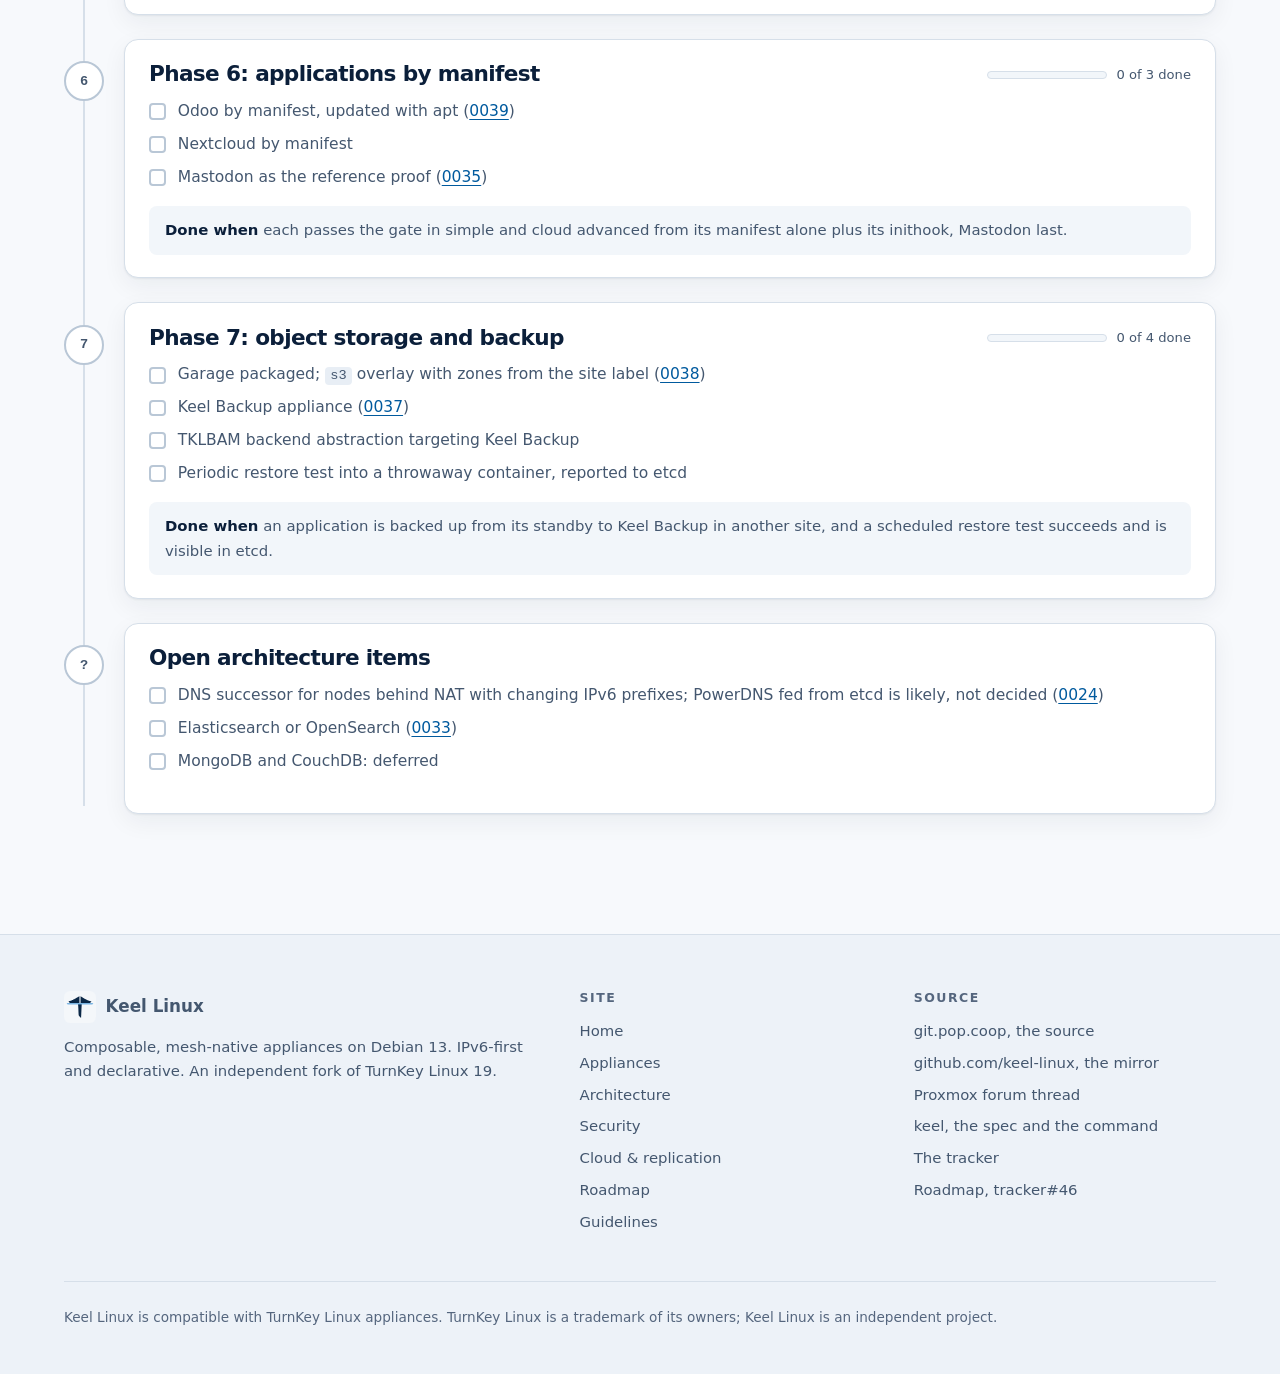
<file: roadmap.html>
<!DOCTYPE html>
<html lang="en">
<head>
  <meta charset="utf-8">
  <meta name="viewport" content="width=device-width, initial-scale=1">
  <title>Roadmap, Keel Linux</title>
  <meta name="description" content="The Keel Linux roadmap, phase by phase: Keel Core, data appliances, Keel Web, runtimes, the mesh control plane, applications by manifest, object storage and backup. Mirrored from tracker#46.">
  <link rel="canonical" href="https://keellinux.org/roadmap.html">
  <meta name="color-scheme" content="light dark">
  <meta name="theme-color" media="(prefers-color-scheme: light)" content="#F7F9FC">
  <meta name="theme-color" media="(prefers-color-scheme: dark)" content="#07182B">
  <link rel="icon" type="image/svg+xml" href="assets/keel-mark.svg">
  <link rel="icon" type="image/png" sizes="32x32" href="favicon.png">
  <link rel="apple-touch-icon" href="assets/keel-mark-512.png">
  <meta property="og:type" content="website">
  <meta property="og:site_name" content="Keel Linux">
  <meta property="og:url" content="https://keellinux.org/roadmap.html">
  <meta property="og:title" content="Keel Linux roadmap">
  <meta property="og:description" content="Eight phases, one layer at a time, each done only when it holds on a built image.">
  <meta property="og:image" content="https://keellinux.org/assets/keel-social.png">
  <meta property="og:image:alt" content="The Keel Linux mark">
  <meta name="twitter:card" content="summary_large_image">
  <meta name="twitter:title" content="Keel Linux roadmap">
  <meta name="twitter:description" content="Eight phases, one layer at a time, each done only when it holds on a built image.">
  <meta name="twitter:image" content="https://keellinux.org/assets/keel-social.png">
  <link rel="stylesheet" href="style.css?v=2026093001">
  <script>
    (function () {
      var root = document.documentElement;
      root.className += " js";
      try {
        var saved = localStorage.getItem("keel-theme");
        if (saved === "light" || saved === "dark") { root.setAttribute("data-theme", saved); }
      } catch (e) {}
      if (window.matchMedia && !window.matchMedia("(prefers-reduced-motion: reduce)").matches && "IntersectionObserver" in window) {
        root.className += " js-motion";
        setTimeout(function () { if (!window.keelReady) { root.className = root.className.replace(" js-motion", ""); } }, 2500);
      }
    })();
  </script>
  <script defer src="assets/js/site.js?v=2026093001"></script>
  <script defer data-domain="keellinux.org" src="https://analytics.pop.coop/js/script.file-downloads.hash.outbound-links.pageview-props.revenue.tagged-events.js"></script>
  <script>window.plausible = window.plausible || function() { (window.plausible.q = window.plausible.q || []).push(arguments) }</script>
</head>
<body>
  <a class="skip" href="#main">Skip to content</a>

  <header class="site-header">
    <div class="wrap">
      <a class="brand" href="index.html" aria-label="Keel Linux, home">
        <img src="assets/keel-mark.svg" alt="" width="32" height="32">
        <span>Keel Linux</span>
      </a>
      <nav class="site-nav" id="site-nav" aria-label="Main">
        <ul>
          <li><a href="appliances.html">Appliances</a></li>
          <li><a href="architecture.html">Architecture</a></li>
          <li><a href="security.html">Security</a></li>
          <li><a href="cloud.html">Cloud &amp; replication</a></li>
          <li><a href="roadmap.html" aria-current="page">Roadmap</a></li>
          <li><a href="guidelines.html">Guidelines</a></li>
          <li><a href="https://github.com/keel-linux">GitHub</a></li>
        </ul>
      </nav>
      <button class="icon-btn" id="theme-toggle" type="button" aria-label="Switch theme" hidden>
        <svg viewBox="0 0 24 24" aria-hidden="true" focusable="false"><circle cx="12" cy="12" r="9" fill="none" stroke="currentColor" stroke-width="2"/><path d="M12 3a9 9 0 0 1 0 18z" fill="currentColor"/></svg>
      </button>
      <button class="icon-btn nav-toggle" id="nav-toggle" type="button" aria-controls="site-nav" aria-expanded="false" aria-label="Open menu" hidden>
        <svg viewBox="0 0 24 24" aria-hidden="true" focusable="false"><path d="M4 7h16M4 12h16M4 17h16" fill="none" stroke="currentColor" stroke-width="2" stroke-linecap="round"/></svg>
      </button>
    </div>
  </header>

  <main id="main">
    <section class="page-hero" aria-labelledby="page-title">
      <div class="wrap">
        <p class="crumbs"><a href="index.html">Home</a> / Roadmap</p>
        <span class="eyebrow">Roadmap</span>
        <h1 id="page-title">One layer at a time</h1>
        <p class="lead">Every phase ships something testable, and a phase is done only when its criterion holds on a built image, not on a machine assembled by hand. Release 2026-11-10 of the stable channel has Keel Core, Keel Web and 6 more images. Release 2026-11-11 added Keel MariaDB, Keel Redis and Keel ntfy. Release 2026-11-12 gave a new revision to 7 of the images. The <a href="appliances.html">appliances page</a> lists them.</p>
        <p class="hint">A copy of <a href="https://github.com/Keel-Linux/tracker/issues/46">tracker#46</a> as of 2026-09-30, with progress notes from 2026-10-03 and from 2026-11-10. The tracker is the source; where the two differ, the tracker is right. Decision numbers link to their issue on the tracker.</p>
      </div>
    </section>

    <div class="wrap" style="padding-bottom:96px">
      <div class="filters" data-filters role="group" aria-label="Show tasks" hidden>
        <button type="button" data-filter="all" aria-pressed="true">All tasks</button>
        <button type="button" data-filter="open" aria-pressed="false">Open</button>
        <button type="button" data-filter="done" aria-pressed="false">Done</button>
      </div>

      <ol class="phases">
        <li class="phase" id="phase-0" data-reveal>
          <span class="phase-dot" aria-hidden="true">0</span>
          <div class="card">
            <div class="phase-head">
              <h2>Phase 0: sharpen the axe</h2>
              <p class="progress" style="margin:0"><span class="track" aria-hidden="true"><span class="fill" style="--w:0%"></span></span>0 of 5 done</p>
            </div>
            <ul class="tasks">
              <li>Record the decisions, 0023 to 0040</li>
              <li>Map them against 0000 to 0022; the maintainer confirms the review notes</li>
              <li>Specify the manifest format, the pivot of backup, monitoring, upgrade, replication and discovery (<a href="https://github.com/Keel-Linux/tracker/issues/39">tracker#39</a>; version 1 decided in 0041)</li>
              <li>The maintainer validates the WordPress test image for simple and cloud simple</li>
              <li>An attended release replaces the published layers that still carry private keys</li>
            </ul>
            <p class="hint"><strong>Progress.</strong> The layers and images that carried shared keys were withdrawn on 2 October, and signed rebuilds replaced them on the testing channel: <a href="https://github.com/Keel-Linux/keel-core/releases/tag/testing-19.0-8-step10-20261003">Keel Core 19.0-8</a> and <a href="https://github.com/Keel-Linux/keel-web/releases/tag/testing-19.0-3-step10-20261003">Keel Web 19.0-3</a>. On 10 November, release 2026-11-10 of the stable channel replaced them with Keel Core 19.0-13 and Keel Web 19.0-13.</p>
            <p class="done-when"><strong>Done when</strong> the manifest schema is reviewed with WordPress, Odoo and Mastodon examples, the WordPress test image passes the maintainer's test, and no published layer carries a shared key.</p>
          </div>
        </li>

        <li class="phase is-current" id="phase-1" data-reveal>
          <span class="phase-dot" aria-hidden="true">1</span>
          <div class="card">
            <div class="phase-head">
              <h2>Phase 1: Keel Core</h2>
              <p class="progress" style="margin:0"><span class="track" aria-hidden="true"><span class="fill" style="--w:14.3%"></span></span>1 of 7 done</p>
            </div>
            <ul class="tasks">
              <li class="done">WireGuard in Core (<a href="https://github.com/Keel-Linux/tracker/issues/29">0024</a>)</li>
              <li>CrowdSec in Core, installed and disabled (<a href="https://github.com/Keel-Linux/tracker/issues/34">0029</a>)</li>
              <li>etcd overlay present and stopped (<a href="https://github.com/Keel-Linux/tracker/issues/30">0025</a>, <a href="https://github.com/Keel-Linux/tracker/issues/41">0036</a>)</li>
              <li>YAML always emitted, complete with defaults (<a href="https://github.com/Keel-Linux/tracker/issues/32">0027</a>)</li>
              <li>stable and testing tracks declared in the YAML (<a href="https://github.com/Keel-Linux/tracker/issues/44">0039</a>)</li>
              <li>Overlays shipped as <code>.deb</code> from the Keel repository (<a href="https://github.com/Keel-Linux/tracker/issues/41">0036</a>, <a href="https://github.com/Keel-Linux/tracker/issues/44">0039</a>)</li>
              <li>Simple and advanced mode screen (<a href="https://github.com/Keel-Linux/tracker/issues/33">0028</a>)</li>
            </ul>
            <p class="hint"><strong>Progress.</strong> Keel Core 19.0-13 is in release 2026-11-10 of the stable channel, signed, built from Debian and the Keel archive only. First boot asks for the FQDN, runs unattended without hanging, and installs security updates without blocking the boot.</p>
            <p class="done-when"><strong>Done when</strong> a Core image boots in simple installation, emits a YAML that re-applies as a no-op, runs no etcd and no active CrowdSec, and upgrades one overlay with <code>apt upgrade</code> on the testing track.</p>
          </div>
        </li>

        <li class="phase" id="phase-2" data-reveal>
          <span class="phase-dot" aria-hidden="true">2</span>
          <div class="card">
            <div class="phase-head">
              <h2>Phase 2: data appliances, standalone and paired</h2>
              <p class="progress" style="margin:0"><span class="track" aria-hidden="true"><span class="fill" style="--w:0%"></span></span>0 of 5 done</p>
            </div>
            <ul class="tasks">
              <li>MariaDB standalone and paired; the pair, seeding and read-only replica are mostly done in keel 0.11</li>
              <li>PostgreSQL standalone and paired</li>
              <li>Redis standalone and paired</li>
              <li>The semi-synchronous setup for MariaDB and the timeout policy for both engines (<a href="https://github.com/Keel-Linux/tracker/issues/36">0031</a>)</li>
              <li>Automatic failback after full catch-up, for the pair; the default stays the operator's, manual (<a href="https://github.com/Keel-Linux/tracker/issues/36">0031</a>)</li>
            </ul>
            <p class="hint"><strong>Progress.</strong> Keel PostgreSQL 19.0-9 is in release 2026-11-10 of the stable channel. Keel MariaDB 19.0-12 and Keel Redis 19.0-13 are in release 2026-11-11. PostgreSQL and MariaDB passed the commissioning test in simple, cloud simple and cloud advanced mode. The Redis image has no pair.</p>
            <p class="done-when"><strong>Done when</strong> each engine passes a two-container gate in cloud simple: write on the primary, read on the standby, commit latency and the synchronous or semi-synchronous fallback measured, promotion by hand.</p>
          </div>
        </li>

        <li class="phase is-current" id="phase-3" data-reveal>
          <span class="phase-dot" aria-hidden="true">3</span>
          <div class="card">
            <div class="phase-head">
              <h2>Phase 3: Keel Web</h2>
              <p class="progress" style="margin:0"><span class="track" aria-hidden="true"><span class="fill" style="--w:0%"></span></span>0 of 3 done</p>
            </div>
            <ul class="tasks">
              <li>WAF: the Coraza connector, ModSecurity v3, or Coraza as a proxy (<a href="https://github.com/Keel-Linux/tracker/issues/35">0030</a>)</li>
              <li>Anubis packaged in the Keel repository</li>
              <li>nginx overlay and the Keel Web recipe; Coraza and Anubis disabled in simple</li>
            </ul>
            <p class="hint"><strong>Progress.</strong> Keel Web 19.0-14 is in release 2026-11-12 of the stable channel, signed. In simple mode it serves HTTPS with the machine's own certificate; cloud mode adds Coraza and Anubis.</p>
            <p class="done-when"><strong>Done when</strong> Keel Web in advanced mode blocks a Core Rule Set test payload, challenges a browser through Anubis, lets exempt crawlers through, and in simple mode is plain Nginx.</p>
          </div>
        </li>

        <li class="phase" id="phase-4" data-reveal>
          <span class="phase-dot" aria-hidden="true">4</span>
          <div class="card">
            <div class="phase-head">
              <h2>Phase 4: runtimes, and WordPress on Keel PHP</h2>
              <p class="progress" style="margin:0"><span class="track" aria-hidden="true"><span class="fill" style="--w:0%"></span></span>0 of 3 done</p>
            </div>
            <ul class="tasks">
              <li>php-fpm overlay; Keel PHP is Keel Web plus php-fpm (<a href="https://github.com/Keel-Linux/tracker/issues/28">0023</a>)</li>
              <li>WordPress as the first application built from a manifest, which retires Apache for WordPress (<a href="https://github.com/Keel-Linux/tracker/issues/39">0034</a>)</li>
              <li>python, ruby, nodejs and go overlays (<a href="https://github.com/Keel-Linux/tracker/issues/41">0036</a>)</li>
            </ul>
            <p class="done-when"><strong>Done when</strong> WordPress on Keel PHP passes the appliance gate in simple and cloud simple, built from its manifest, with no Apache in the image.</p>
          </div>
        </li>

        <li class="phase is-current" id="phase-5" data-reveal>
          <span class="phase-dot" aria-hidden="true">5</span>
          <div class="card">
            <div class="phase-head">
              <h2>Phase 5: mesh control plane</h2>
              <p class="progress" style="margin:0"><span class="track" aria-hidden="true"><span class="fill" style="--w:0%"></span></span>0 of 7 done</p>
            </div>
            <ul class="tasks">
              <li>etcd registry: key layout and node announcement (<a href="https://github.com/Keel-Linux/tracker/issues/30">0025</a>)</li>
              <li>Installation by discovery (<a href="https://github.com/Keel-Linux/tracker/issues/31">0026</a>)</li>
              <li>Cloud advanced on three nodes, election and fencing (<a href="https://github.com/Keel-Linux/tracker/issues/33">0028</a>)</li>
              <li>Automatic failback after full catch-up on three nodes; the operator still chooses, default manual (<a href="https://github.com/Keel-Linux/tracker/issues/36">0031</a>)</li>
              <li>Service address controller rewriting <code>AllowedIPs</code> from etcd (<a href="https://github.com/Keel-Linux/tracker/issues/34">0029</a>)</li>
              <li>Syncthing overlay, send-only and receive-only flipped on promotion (<a href="https://github.com/Keel-Linux/tracker/issues/37">0032</a>)</li>
              <li>Monit summary to etcd, mesh alerting by watch (<a href="https://github.com/Keel-Linux/tracker/issues/45">0040</a>)</li>
            </ul>
            <p class="hint"><strong>Progress.</strong> Under way. Two Keel Web nodes in different locations are joined over a WireGuard overlay, declared in each node's instance spec. A node now joins with one command: <code>keel mesh invite</code> on the first node and <code>keel mesh join</code> on the new node (decision 0048). Each application of release 2026-11-10 passed the test of cloud simple (2 nodes on 2 sites) and the test of cloud advanced (2 nodes and a witness).</p>
            <p class="done-when"><strong>Done when</strong> a three-container gate installs the second and third node by discovery, fails over automatically, moves the service address, flips the Syncthing folders, fails back after catch-up, and reports each node's Monit summary through etcd.</p>
          </div>
        </li>

        <li class="phase" id="phase-6" data-reveal>
          <span class="phase-dot" aria-hidden="true">6</span>
          <div class="card">
            <div class="phase-head">
              <h2>Phase 6: applications by manifest</h2>
              <p class="progress" style="margin:0"><span class="track" aria-hidden="true"><span class="fill" style="--w:0%"></span></span>0 of 3 done</p>
            </div>
            <ul class="tasks">
              <li>Odoo by manifest, updated with apt (<a href="https://github.com/Keel-Linux/tracker/issues/44">0039</a>)</li>
              <li>Nextcloud by manifest</li>
              <li>Mastodon as the reference proof (<a href="https://github.com/Keel-Linux/tracker/issues/40">0035</a>)</li>
            </ul>
            <p class="done-when"><strong>Done when</strong> each passes the gate in simple and cloud advanced from its manifest alone plus its inithook, Mastodon last.</p>
          </div>
        </li>

        <li class="phase" id="phase-7" data-reveal>
          <span class="phase-dot" aria-hidden="true">7</span>
          <div class="card">
            <div class="phase-head">
              <h2>Phase 7: object storage and backup</h2>
              <p class="progress" style="margin:0"><span class="track" aria-hidden="true"><span class="fill" style="--w:0%"></span></span>0 of 4 done</p>
            </div>
            <ul class="tasks">
              <li>Garage packaged; <code>s3</code> overlay with zones from the site label (<a href="https://github.com/Keel-Linux/tracker/issues/43">0038</a>)</li>
              <li>Keel Backup appliance (<a href="https://github.com/Keel-Linux/tracker/issues/42">0037</a>)</li>
              <li>TKLBAM backend abstraction targeting Keel Backup</li>
              <li>Periodic restore test into a throwaway container, reported to etcd</li>
            </ul>
            <p class="done-when"><strong>Done when</strong> an application is backed up from its standby to Keel Backup in another site, and a scheduled restore test succeeds and is visible in etcd.</p>
          </div>
        </li>

        <li class="phase" id="open-items" data-reveal>
          <span class="phase-dot" aria-hidden="true">?</span>
          <div class="card">
            <div class="phase-head">
              <h2>Open architecture items</h2>
            </div>
            <ul class="tasks">
              <li>DNS successor for nodes behind NAT with changing IPv6 prefixes; PowerDNS fed from etcd is likely, not decided (<a href="https://github.com/Keel-Linux/tracker/issues/29">0024</a>)</li>
              <li>Elasticsearch or OpenSearch (<a href="https://github.com/Keel-Linux/tracker/issues/38">0033</a>)</li>
              <li>MongoDB and CouchDB: deferred</li>
            </ul>
          </div>
        </li>
      </ol>
    </div>
  </main>

  <footer class="site-footer">
    <div class="wrap">
      <div class="footer-grid">
        <div>
          <a class="brand" href="index.html"><img src="assets/keel-mark.svg" alt="" width="32" height="32"><span>Keel Linux</span></a>
          <p>Composable, mesh-native appliances on Debian 13. IPv6-first and declarative. An independent fork of TurnKey Linux 19.</p>
        </div>
        <nav aria-label="Site">
          <h2>Site</h2>
          <ul>
            <li><a href="index.html">Home</a></li>
            <li><a href="appliances.html">Appliances</a></li>
            <li><a href="architecture.html">Architecture</a></li>
            <li><a href="security.html">Security</a></li>
            <li><a href="cloud.html">Cloud &amp; replication</a></li>
            <li><a href="roadmap.html">Roadmap</a></li>
            <li><a href="guidelines.html">Guidelines</a></li>
          </ul>
        </nav>
        <nav aria-label="Source">
          <h2>Source</h2>
          <ul>
            <li><a href="https://git.pop.coop/Keel-Linux">git.pop.coop, the source</a></li>
            <li><a href="https://github.com/keel-linux">github.com/keel-linux, the mirror</a></li>
            <li><a href="https://forum.proxmox.com/threads/186841/">Proxmox forum thread</a></li>
            <li><a href="https://github.com/Keel-Linux/keel">keel, the spec and the command</a></li>
            <li><a href="https://github.com/Keel-Linux/tracker">The tracker</a></li>
            <li><a href="https://github.com/Keel-Linux/tracker/issues/46">Roadmap, tracker#46</a></li>
          </ul>
        </nav>
      </div>
      <p class="legal">Keel Linux is compatible with TurnKey Linux appliances. TurnKey Linux is a trademark of its owners; Keel Linux is an independent project.</p>
    </div>
  </footer>
</body>
</html>
</file>
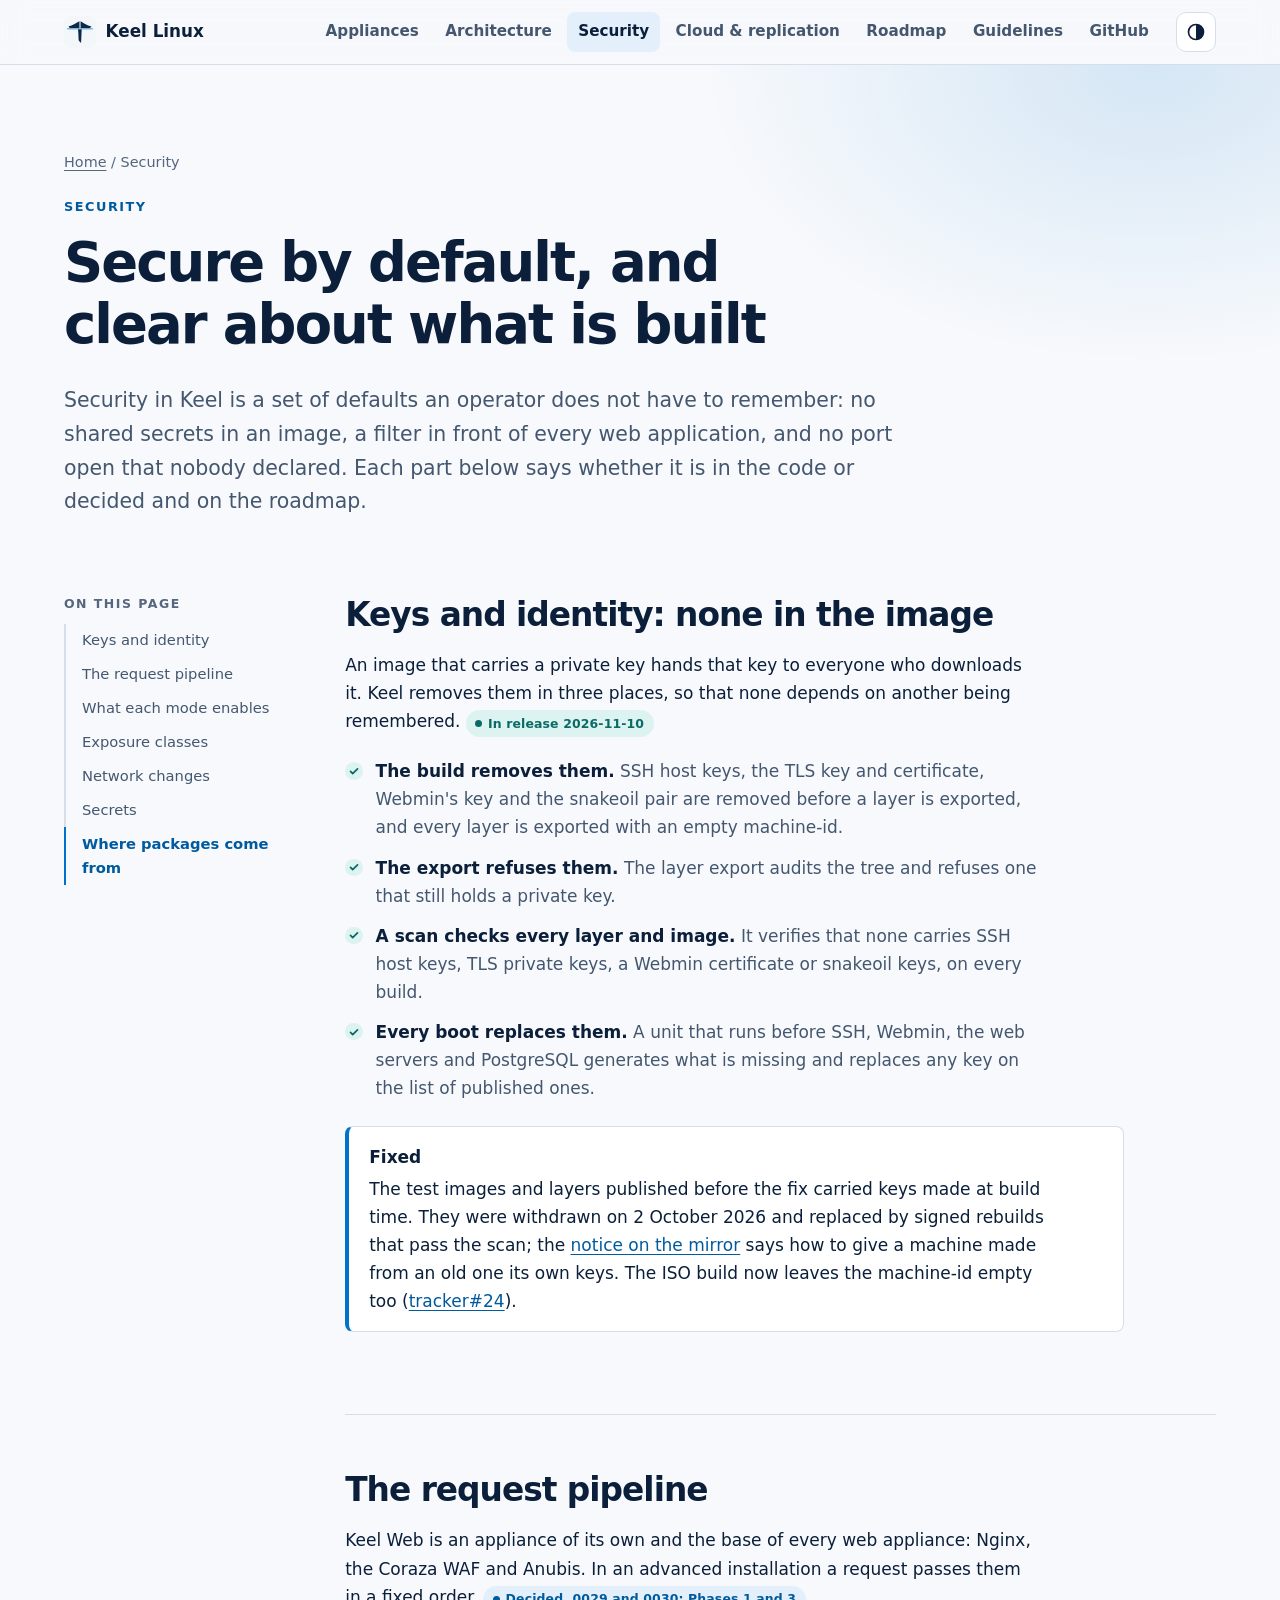
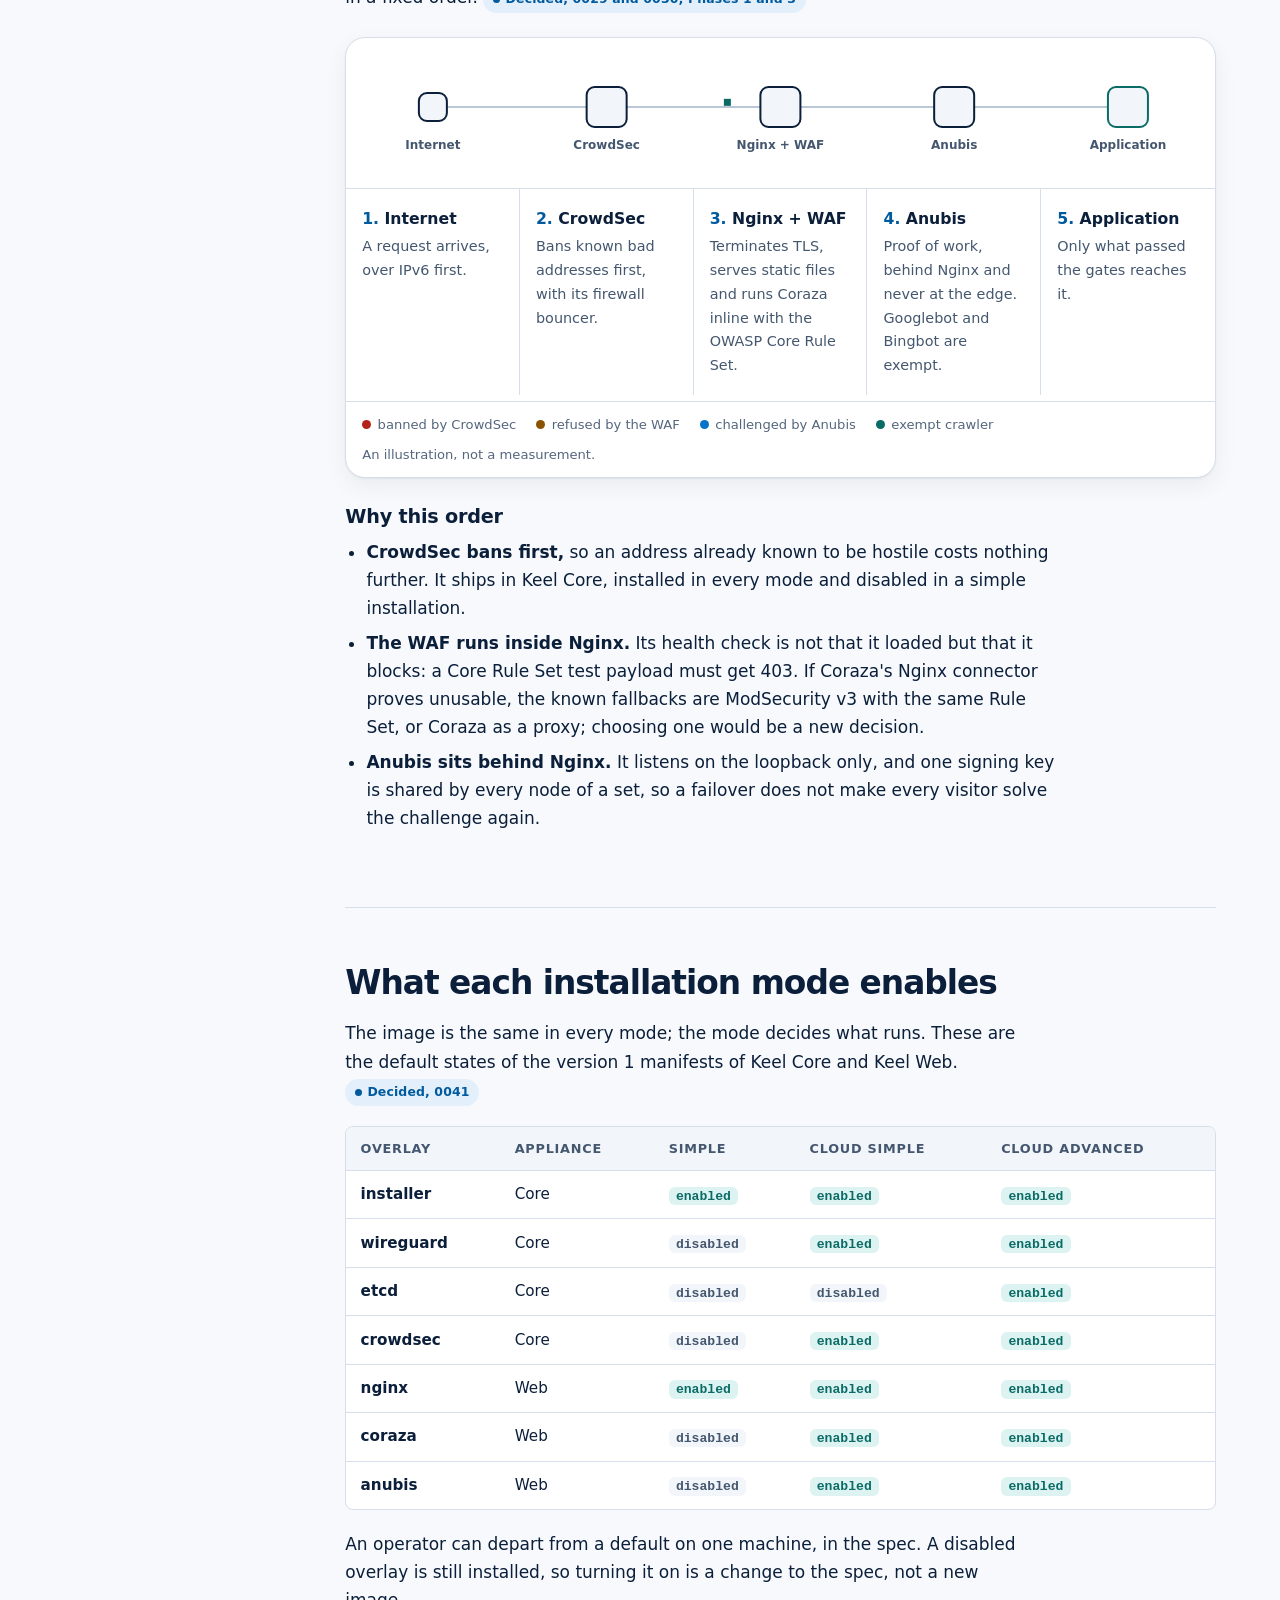
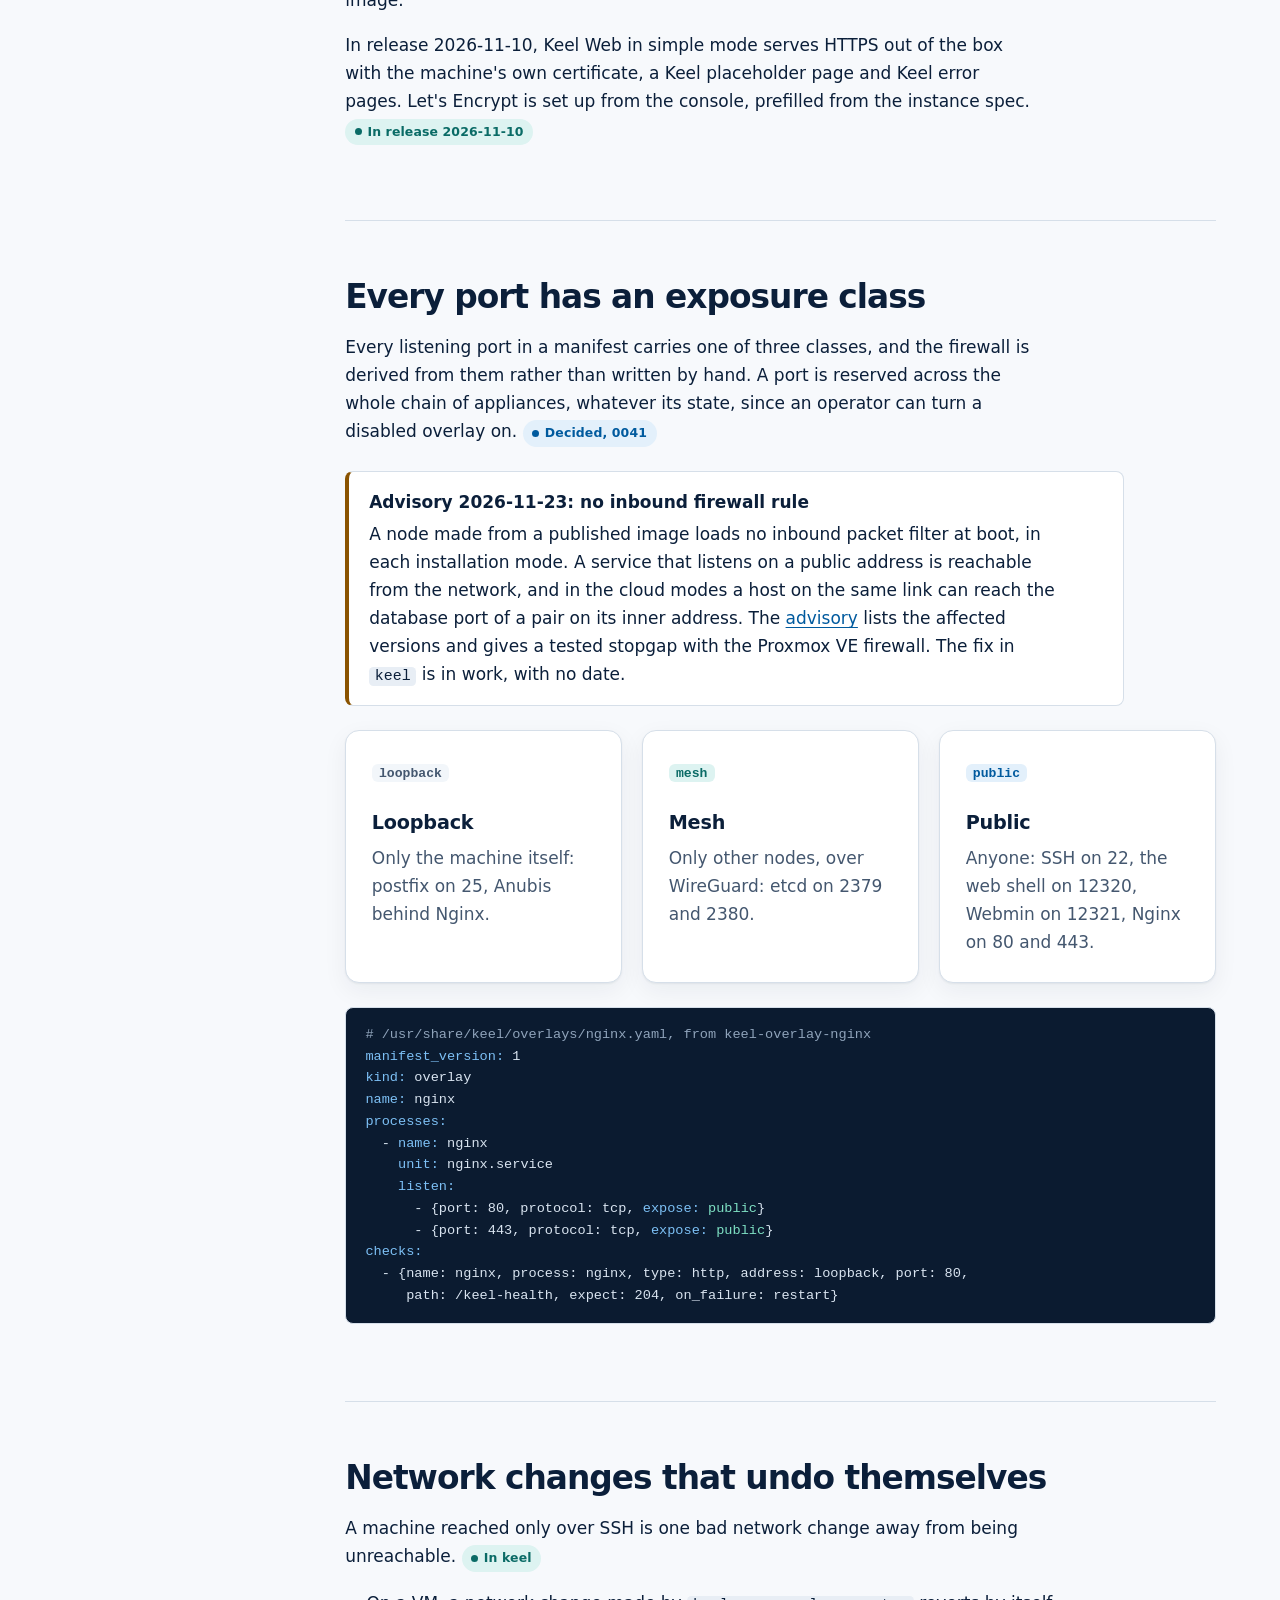
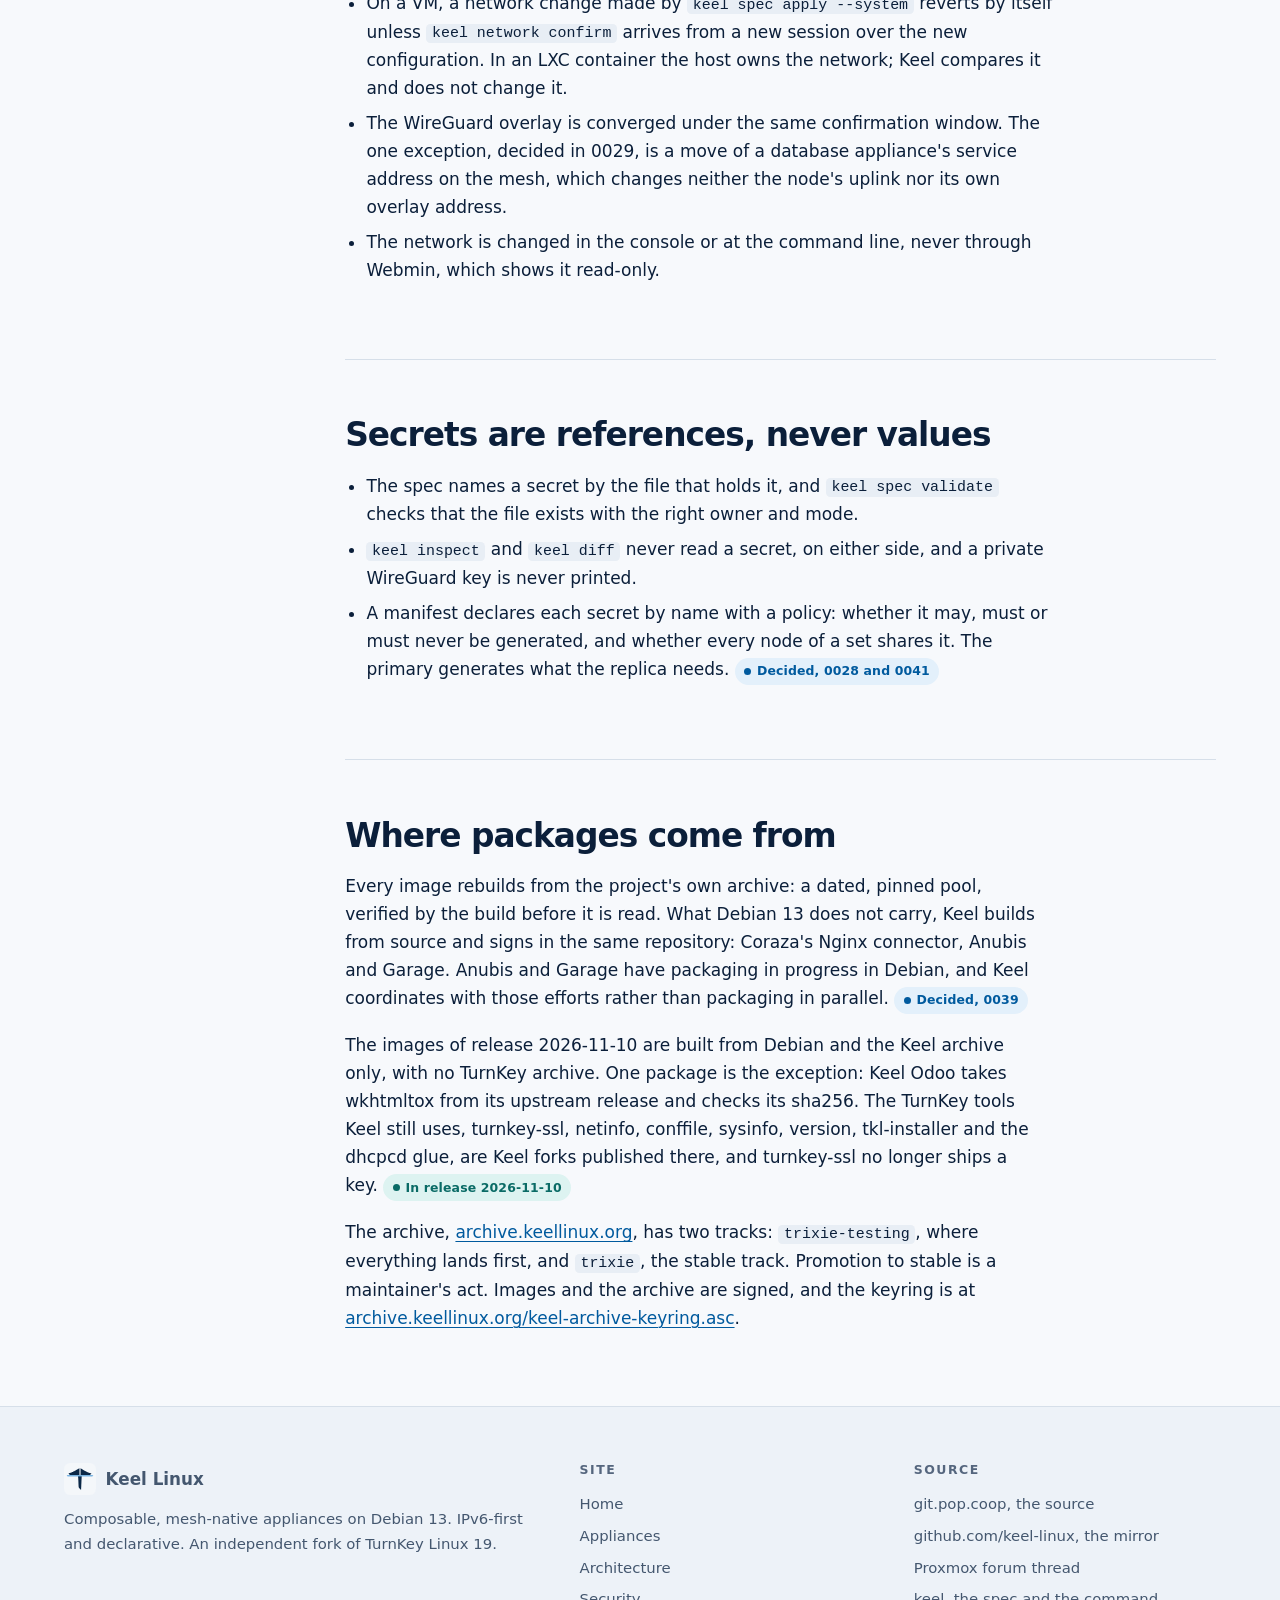
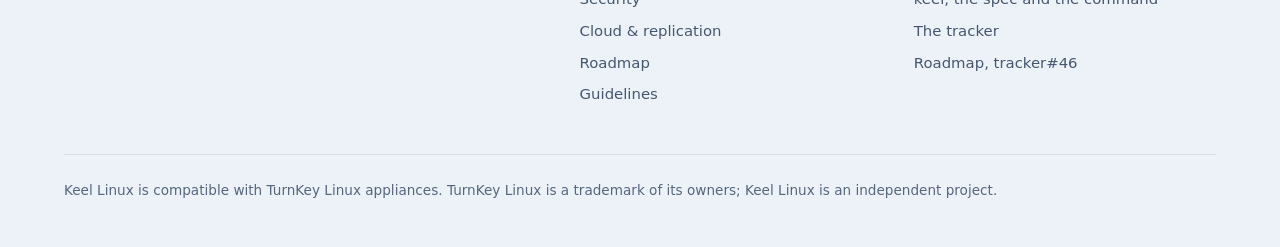
<file: security.html>
<!DOCTYPE html>
<html lang="en">
<head>
  <meta charset="utf-8">
  <meta name="viewport" content="width=device-width, initial-scale=1">
  <title>Security, Keel Linux</title>
  <meta name="description" content="How Keel Linux appliances are secure by default: images without shared keys, CrowdSec, a WAF and Anubis in front of every web application, and every port declared loopback, mesh or public.">
  <link rel="canonical" href="https://keellinux.org/security.html">
  <meta name="color-scheme" content="light dark">
  <meta name="theme-color" media="(prefers-color-scheme: light)" content="#F7F9FC">
  <meta name="theme-color" media="(prefers-color-scheme: dark)" content="#07182B">
  <link rel="icon" type="image/svg+xml" href="assets/keel-mark.svg">
  <link rel="icon" type="image/png" sizes="32x32" href="favicon.png">
  <link rel="apple-touch-icon" href="assets/keel-mark-512.png">
  <meta property="og:type" content="website">
  <meta property="og:site_name" content="Keel Linux">
  <meta property="og:url" content="https://keellinux.org/security.html">
  <meta property="og:title" content="Keel Linux security: secure by default">
  <meta property="og:description" content="No shared keys in images, CrowdSec, a WAF and Anubis, and every port declared loopback, mesh or public.">
  <meta property="og:image" content="https://keellinux.org/assets/keel-social.png">
  <meta property="og:image:alt" content="The Keel Linux mark">
  <meta name="twitter:card" content="summary_large_image">
  <meta name="twitter:title" content="Keel Linux security: secure by default">
  <meta name="twitter:description" content="No shared keys in images, CrowdSec, a WAF and Anubis, and every port declared loopback, mesh or public.">
  <meta name="twitter:image" content="https://keellinux.org/assets/keel-social.png">
  <link rel="stylesheet" href="style.css?v=2026093001">
  <script>
    (function () {
      var root = document.documentElement;
      root.className += " js";
      try {
        var saved = localStorage.getItem("keel-theme");
        if (saved === "light" || saved === "dark") { root.setAttribute("data-theme", saved); }
      } catch (e) {}
      if (window.matchMedia && !window.matchMedia("(prefers-reduced-motion: reduce)").matches && "IntersectionObserver" in window) {
        root.className += " js-motion";
        setTimeout(function () { if (!window.keelReady) { root.className = root.className.replace(" js-motion", ""); } }, 2500);
      }
    })();
  </script>
  <script defer src="assets/js/site.js?v=2026093001"></script>
  <script defer data-domain="keellinux.org" src="https://analytics.pop.coop/js/script.file-downloads.hash.outbound-links.pageview-props.revenue.tagged-events.js"></script>
  <script>window.plausible = window.plausible || function() { (window.plausible.q = window.plausible.q || []).push(arguments) }</script>
</head>
<body>
  <a class="skip" href="#main">Skip to content</a>

  <header class="site-header">
    <div class="wrap">
      <a class="brand" href="index.html" aria-label="Keel Linux, home">
        <img src="assets/keel-mark.svg" alt="" width="32" height="32">
        <span>Keel Linux</span>
      </a>
      <nav class="site-nav" id="site-nav" aria-label="Main">
        <ul>
          <li><a href="appliances.html">Appliances</a></li>
          <li><a href="architecture.html">Architecture</a></li>
          <li><a href="security.html" aria-current="page">Security</a></li>
          <li><a href="cloud.html">Cloud &amp; replication</a></li>
          <li><a href="roadmap.html">Roadmap</a></li>
          <li><a href="guidelines.html">Guidelines</a></li>
          <li><a href="https://github.com/keel-linux">GitHub</a></li>
        </ul>
      </nav>
      <button class="icon-btn" id="theme-toggle" type="button" aria-label="Switch theme" hidden>
        <svg viewBox="0 0 24 24" aria-hidden="true" focusable="false"><circle cx="12" cy="12" r="9" fill="none" stroke="currentColor" stroke-width="2"/><path d="M12 3a9 9 0 0 1 0 18z" fill="currentColor"/></svg>
      </button>
      <button class="icon-btn nav-toggle" id="nav-toggle" type="button" aria-controls="site-nav" aria-expanded="false" aria-label="Open menu" hidden>
        <svg viewBox="0 0 24 24" aria-hidden="true" focusable="false"><path d="M4 7h16M4 12h16M4 17h16" fill="none" stroke="currentColor" stroke-width="2" stroke-linecap="round"/></svg>
      </button>
    </div>
  </header>

  <main id="main">
    <section class="page-hero" aria-labelledby="page-title">
      <div class="wrap">
        <p class="crumbs"><a href="index.html">Home</a> / Security</p>
        <span class="eyebrow">Security</span>
        <h1 id="page-title">Secure by default, and clear about what is built</h1>
        <p class="lead">Security in Keel is a set of defaults an operator does not have to remember: no shared secrets in an image, a filter in front of every web application, and no port open that nobody declared. Each part below says whether it is in the code or decided and on the roadmap.</p>
      </div>
    </section>

    <div class="wrap doc">
      <nav class="toc" aria-label="On this page">
        <h2>On this page</h2>
        <ol>
          <li><a href="#identity">Keys and identity</a></li>
          <li><a href="#pipeline">The request pipeline</a></li>
          <li><a href="#modes">What each mode enables</a></li>
          <li><a href="#exposure">Exposure classes</a></li>
          <li><a href="#network">Network changes</a></li>
          <li><a href="#secrets">Secrets</a></li>
          <li><a href="#supply">Where packages come from</a></li>
        </ol>
      </nav>

      <div class="prose">
        <section id="identity" aria-labelledby="identity-title">
          <h2 id="identity-title">Keys and identity: none in the image</h2>
          <p>An image that carries a private key hands that key to everyone who downloads it. Keel removes them in three places, so that none depends on another being remembered. <span class="badge badge-live">In release 2026-11-10</span></p>
          <ul class="checks">
            <li><strong>The build removes them.</strong> SSH host keys, the TLS key and certificate, Webmin's key and the snakeoil pair are removed before a layer is exported, and every layer is exported with an empty machine-id.</li>
            <li><strong>The export refuses them.</strong> The layer export audits the tree and refuses one that still holds a private key.</li>
            <li><strong>A scan checks every layer and image.</strong> It verifies that none carries SSH host keys, TLS private keys, a Webmin certificate or snakeoil keys, on every build.</li>
            <li><strong>Every boot replaces them.</strong> A unit that runs before SSH, Webmin, the web servers and PostgreSQL generates what is missing and replaces any key on the list of published ones.</li>
          </ul>
          <div class="callout">
            <strong>Fixed</strong>
            <p>The test images and layers published before the fix carried keys made at build time. They were withdrawn on 2 October 2026 and replaced by signed rebuilds that pass the scan; the <a href="https://mirror.keellinux.org/WITHDRAWN.txt">notice on the mirror</a> says how to give a machine made from an old one its own keys. The ISO build now leaves the machine-id empty too (<a href="https://github.com/Keel-Linux/tracker/issues/24">tracker#24</a>).</p>
          </div>
        </section>

        <section id="pipeline" aria-labelledby="pipeline-title">
          <h2 id="pipeline-title">The request pipeline</h2>
          <p>Keel Web is an appliance of its own and the base of every web appliance: Nginx, the Coraza WAF and Anubis. In an advanced installation a request passes them in a fixed order. <span class="badge badge-decided">Decided, 0029 and 0030; Phases 1 and 3</span></p>
          <figure class="pipeline" data-module="pipeline" data-src="assets/js/pipeline.js?v=2026093001" style="margin:1.5rem 0">
            <div class="pipeline-stage"><canvas aria-hidden="true"></canvas></div>
            <ol class="pipeline-steps">
              <li><strong>Internet</strong>A request arrives, over IPv6 first.</li>
              <li><strong>CrowdSec</strong>Bans known bad addresses first, with its firewall bouncer.</li>
              <li><strong>Nginx + WAF</strong>Terminates TLS, serves static files and runs Coraza inline with the OWASP Core Rule Set.</li>
              <li><strong>Anubis</strong>Proof of work, behind Nginx and never at the edge. Googlebot and Bingbot are exempt.</li>
              <li><strong>Application</strong>Only what passed the gates reaches it.</li>
            </ol>
            <figcaption class="pipeline-foot">
              <span><i class="ban" aria-hidden="true"></i>banned by CrowdSec</span>
              <span><i class="waf" aria-hidden="true"></i>refused by the WAF</span>
              <span><i class="pow" aria-hidden="true"></i>challenged by Anubis</span>
              <span><i class="ok" aria-hidden="true"></i>exempt crawler</span>
              <span>An illustration, not a measurement.</span>
            </figcaption>
          </figure>
          <h3>Why this order</h3>
          <ul>
            <li><strong>CrowdSec bans first,</strong> so an address already known to be hostile costs nothing further. It ships in Keel Core, installed in every mode and disabled in a simple installation.</li>
            <li><strong>The WAF runs inside Nginx.</strong> Its health check is not that it loaded but that it blocks: a Core Rule Set test payload must get 403. If Coraza's Nginx connector proves unusable, the known fallbacks are ModSecurity v3 with the same Rule Set, or Coraza as a proxy; choosing one would be a new decision.</li>
            <li><strong>Anubis sits behind Nginx.</strong> It listens on the loopback only, and one signing key is shared by every node of a set, so a failover does not make every visitor solve the challenge again.</li>
          </ul>
        </section>

        <section id="modes" aria-labelledby="modes-title">
          <h2 id="modes-title">What each installation mode enables</h2>
          <p>The image is the same in every mode; the mode decides what runs. These are the default states of the version 1 manifests of Keel Core and Keel Web. <span class="badge badge-decided">Decided, 0041</span></p>
          <div class="table-wrap" role="region" aria-label="Scrollable table" tabindex="0">
            <table>
              <thead><tr><th scope="col">Overlay</th><th scope="col">Appliance</th><th scope="col">Simple</th><th scope="col">Cloud simple</th><th scope="col">Cloud advanced</th></tr></thead>
              <tbody>
                <tr><th scope="row">installer</th><td>Core</td><td><span class="state state-on">enabled</span></td><td><span class="state state-on">enabled</span></td><td><span class="state state-on">enabled</span></td></tr>
                <tr><th scope="row">wireguard</th><td>Core</td><td><span class="state state-off">disabled</span></td><td><span class="state state-on">enabled</span></td><td><span class="state state-on">enabled</span></td></tr>
                <tr><th scope="row">etcd</th><td>Core</td><td><span class="state state-off">disabled</span></td><td><span class="state state-off">disabled</span></td><td><span class="state state-on">enabled</span></td></tr>
                <tr><th scope="row">crowdsec</th><td>Core</td><td><span class="state state-off">disabled</span></td><td><span class="state state-on">enabled</span></td><td><span class="state state-on">enabled</span></td></tr>
                <tr><th scope="row">nginx</th><td>Web</td><td><span class="state state-on">enabled</span></td><td><span class="state state-on">enabled</span></td><td><span class="state state-on">enabled</span></td></tr>
                <tr><th scope="row">coraza</th><td>Web</td><td><span class="state state-off">disabled</span></td><td><span class="state state-on">enabled</span></td><td><span class="state state-on">enabled</span></td></tr>
                <tr><th scope="row">anubis</th><td>Web</td><td><span class="state state-off">disabled</span></td><td><span class="state state-on">enabled</span></td><td><span class="state state-on">enabled</span></td></tr>
              </tbody>
            </table>
          </div>
          <p>An operator can depart from a default on one machine, in the spec. A disabled overlay is still installed, so turning it on is a change to the spec, not a new image.</p>
          <p>In release 2026-11-10, Keel Web in simple mode serves HTTPS out of the box with the machine's own certificate, a Keel placeholder page and Keel error pages. Let's Encrypt is set up from the console, prefilled from the instance spec. <span class="badge badge-live">In release 2026-11-10</span></p>
        </section>

        <section id="exposure" aria-labelledby="exposure-title">
          <h2 id="exposure-title">Every port has an exposure class</h2>
          <p>Every listening port in a manifest carries one of three classes, and the firewall is derived from them rather than written by hand. A port is reserved across the whole chain of appliances, whatever its state, since an operator can turn a disabled overlay on. <span class="badge badge-decided">Decided, 0041</span></p>
          <div class="callout warn">
            <strong>Advisory 2026-11-23: no inbound firewall rule</strong>
            <p>A node made from a published image loads no inbound packet filter at boot, in each installation mode. A service that listens on a public address is reachable from the network, and in the cloud modes a host on the same link can reach the database port of a pair on its inner address. The <a href="https://git.pop.coop/Keel-Linux/handbook/src/branch/main/docs/advisories/2026-11-23-no-inbound-firewall.md">advisory</a> lists the affected versions and gives a tested stopgap with the Proxmox VE firewall. The fix in <code>keel</code> is in work, with no date.</p>
          </div>
          <div class="grid grid-3">
            <div class="card"><span class="state state-off">loopback</span><h3>Loopback</h3><p>Only the machine itself: postfix on 25, Anubis behind Nginx.</p></div>
            <div class="card"><span class="state state-on">mesh</span><h3>Mesh</h3><p>Only other nodes, over WireGuard: etcd on 2379 and 2380.</p></div>
            <div class="card"><span class="state" style="background:var(--accent-soft);color:var(--accent-text)">public</span><h3>Public</h3><p>Anyone: SSH on 22, the web shell on 12320, Webmin on 12321, Nginx on 80 and 443.</p></div>
          </div>
<pre class="code" tabindex="0" aria-label="The nginx overlay manifest"><span class="c"># /usr/share/keel/overlays/nginx.yaml, from keel-overlay-nginx</span>
<span class="k">manifest_version:</span> 1
<span class="k">kind:</span> overlay
<span class="k">name:</span> nginx
<span class="k">processes:</span>
  - <span class="k">name:</span> nginx
    <span class="k">unit:</span> nginx.service
    <span class="k">listen:</span>
      - {port: 80, protocol: tcp, <span class="k">expose:</span> <span class="s">public</span>}
      - {port: 443, protocol: tcp, <span class="k">expose:</span> <span class="s">public</span>}
<span class="k">checks:</span>
  - {name: nginx, process: nginx, type: http, address: loopback, port: 80,
     path: /keel-health, expect: 204, on_failure: restart}</pre>
        </section>

        <section id="network" aria-labelledby="network-title">
          <h2 id="network-title">Network changes that undo themselves</h2>
          <p>A machine reached only over SSH is one bad network change away from being unreachable. <span class="badge badge-live">In keel</span></p>
          <ul>
            <li>On a VM, a network change made by <code>keel spec apply --system</code> reverts by itself unless <code>keel network confirm</code> arrives from a new session over the new configuration. In an LXC container the host owns the network; Keel compares it and does not change it.</li>
            <li>The WireGuard overlay is converged under the same confirmation window. The one exception, decided in 0029, is a move of a database appliance's service address on the mesh, which changes neither the node's uplink nor its own overlay address.</li>
            <li>The network is changed in the console or at the command line, never through Webmin, which shows it read-only.</li>
          </ul>
        </section>

        <section id="secrets" aria-labelledby="secrets-title">
          <h2 id="secrets-title">Secrets are references, never values</h2>
          <ul>
            <li>The spec names a secret by the file that holds it, and <code>keel spec validate</code> checks that the file exists with the right owner and mode.</li>
            <li><code>keel inspect</code> and <code>keel diff</code> never read a secret, on either side, and a private WireGuard key is never printed.</li>
            <li>A manifest declares each secret by name with a policy: whether it may, must or must never be generated, and whether every node of a set shares it. The primary generates what the replica needs. <span class="badge badge-decided">Decided, 0028 and 0041</span></li>
          </ul>
        </section>

        <section id="supply" aria-labelledby="supply-title">
          <h2 id="supply-title">Where packages come from</h2>
          <p>Every image rebuilds from the project's own archive: a dated, pinned pool, verified by the build before it is read. What Debian 13 does not carry, Keel builds from source and signs in the same repository: Coraza's Nginx connector, Anubis and Garage. Anubis and Garage have packaging in progress in Debian, and Keel coordinates with those efforts rather than packaging in parallel. <span class="badge badge-decided">Decided, 0039</span></p>
          <p>The images of release 2026-11-10 are built from Debian and the Keel archive only, with no TurnKey archive. One package is the exception: Keel Odoo takes wkhtmltox from its upstream release and checks its sha256. The TurnKey tools Keel still uses, turnkey-ssl, netinfo, conffile, sysinfo, version, tkl-installer and the dhcpcd glue, are Keel forks published there, and turnkey-ssl no longer ships a key. <span class="badge badge-live">In release 2026-11-10</span></p>
          <p>The archive, <a href="https://archive.keellinux.org/">archive.keellinux.org</a>, has two tracks: <code>trixie-testing</code>, where everything lands first, and <code>trixie</code>, the stable track. Promotion to stable is a maintainer's act. Images and the archive are signed, and the keyring is at <a href="https://archive.keellinux.org/keel-archive-keyring.asc">archive.keellinux.org/keel-archive-keyring.asc</a>.</p>
        </section>
      </div>
    </div>
  </main>

  <footer class="site-footer">
    <div class="wrap">
      <div class="footer-grid">
        <div>
          <a class="brand" href="index.html"><img src="assets/keel-mark.svg" alt="" width="32" height="32"><span>Keel Linux</span></a>
          <p>Composable, mesh-native appliances on Debian 13. IPv6-first and declarative. An independent fork of TurnKey Linux 19.</p>
        </div>
        <nav aria-label="Site">
          <h2>Site</h2>
          <ul>
            <li><a href="index.html">Home</a></li>
            <li><a href="appliances.html">Appliances</a></li>
            <li><a href="architecture.html">Architecture</a></li>
            <li><a href="security.html">Security</a></li>
            <li><a href="cloud.html">Cloud &amp; replication</a></li>
            <li><a href="roadmap.html">Roadmap</a></li>
            <li><a href="guidelines.html">Guidelines</a></li>
          </ul>
        </nav>
        <nav aria-label="Source">
          <h2>Source</h2>
          <ul>
            <li><a href="https://git.pop.coop/Keel-Linux">git.pop.coop, the source</a></li>
            <li><a href="https://github.com/keel-linux">github.com/keel-linux, the mirror</a></li>
            <li><a href="https://forum.proxmox.com/threads/186841/">Proxmox forum thread</a></li>
            <li><a href="https://github.com/Keel-Linux/keel">keel, the spec and the command</a></li>
            <li><a href="https://github.com/Keel-Linux/tracker">The tracker</a></li>
            <li><a href="https://github.com/Keel-Linux/tracker/issues/46">Roadmap, tracker#46</a></li>
          </ul>
        </nav>
      </div>
      <p class="legal">Keel Linux is compatible with TurnKey Linux appliances. TurnKey Linux is a trademark of its owners; Keel Linux is an independent project.</p>
    </div>
  </footer>
</body>
</html>
</file>
<file: style.css>
/* Keel Linux project site. Plain CSS, system fonts, no build step.
   Colours: the brand's navy and waterline blue (handbook docs/brand), the
   site's text navy #0B1F3A and off-white #F4F7FA, and teal for the mesh. */

:root {
  color-scheme: light dark;

  --navy: #0B1F3A;
  --brand-navy: #0B2847;
  --waterline: #0072C9;
  --teal: #16A6A0;
  --offwhite: #F4F7FA;

  --bg: #F7F9FC;
  --bg-alt: #EDF2F8;
  --surface: #FFFFFF;
  --surface-2: #F2F6FA;
  --fg: var(--navy);
  --muted: #44576F;
  --faint: #55667E;
  --line: #D6DFE9;
  --line-strong: #B9C7D6;
  --accent: var(--waterline);
  --accent-text: #005A9E;
  --accent-soft: #E3F0FB;
  --mesh: #0A6B66;
  --mesh-soft: #DDF3F1;
  --warn: #8A5300;
  --warn-soft: #FDF1DC;
  --stop: #B42318;
  --plate: var(--offwhite);
  --btn-bg: var(--navy);
  --btn-fg: var(--offwhite);
  --code-bg: #E8EEF5;
  --term-bg: #0B1B30;
  --term-fg: #D9E4F0;
  --focus: #005A9E;
  --shadow: 0 1px 2px rgb(11 31 58 / 6%), 0 8px 24px rgb(11 31 58 / 6%);
  --shadow-lg: 0 2px 4px rgb(11 31 58 / 6%), 0 24px 48px rgb(11 31 58 / 10%);

  --gutter: 24px;
  --wrap: 1200px;
  --measure: 64ch;
  --radius: 14px;
  --radius-sm: 8px;
  --header-h: 64px;
  --mono: ui-monospace, "SFMono-Regular", Menlo, Consolas, "Liberation Mono",
    "DejaVu Sans Mono", monospace;
}

@media (prefers-color-scheme: dark) {
  :root:not([data-theme="light"]) {
    --bg: #07182B;
    --bg-alt: #0A1F37;
    --surface: #0E2540;
    --surface-2: #112C4B;
    --fg: #EEF3F8;
    --muted: #AFBED0;
    --faint: #93A5BB;
    --line: #1F3D63;
    --line-strong: #2C5382;
    --accent: #4DA8F0;
    --accent-text: #7DC0F5;
    --accent-soft: #12355A;
    --mesh: #3CCBC4;
    --mesh-soft: #0F3B45;
    --warn: #F2C36B;
    --warn-soft: #3A2C12;
    --stop: #FF8A7A;
    --btn-bg: #4DA8F0;
    --btn-fg: #06172A;
    --code-bg: #15365C;
    --term-bg: #050F1D;
    --focus: #7DC0F5;
    --shadow: 0 1px 2px rgb(0 0 0 / 30%), 0 8px 24px rgb(0 0 0 / 25%);
    --shadow-lg: 0 2px 4px rgb(0 0 0 / 30%), 0 24px 48px rgb(0 0 0 / 35%);
  }
}

:root[data-theme="dark"] {
  --bg: #07182B;
  --bg-alt: #0A1F37;
  --surface: #0E2540;
  --surface-2: #112C4B;
  --fg: #EEF3F8;
  --muted: #AFBED0;
  --faint: #93A5BB;
  --line: #1F3D63;
  --line-strong: #2C5382;
  --accent: #4DA8F0;
  --accent-text: #7DC0F5;
  --accent-soft: #12355A;
  --mesh: #3CCBC4;
  --mesh-soft: #0F3B45;
  --warn: #F2C36B;
  --warn-soft: #3A2C12;
  --stop: #FF8A7A;
  --btn-bg: #4DA8F0;
  --btn-fg: #06172A;
  --code-bg: #15365C;
  --term-bg: #050F1D;
  --focus: #7DC0F5;
  --shadow: 0 1px 2px rgb(0 0 0 / 30%), 0 8px 24px rgb(0 0 0 / 25%);
  --shadow-lg: 0 2px 4px rgb(0 0 0 / 30%), 0 24px 48px rgb(0 0 0 / 35%);
}

/* Base */

[hidden] { display: none !important; }

*, *::before, *::after { box-sizing: border-box; }

html { -webkit-text-size-adjust: 100%; scroll-padding-top: calc(var(--header-h) + 16px); }

@media (prefers-reduced-motion: no-preference) {
  html { scroll-behavior: smooth; }
}

body {
  margin: 0;
  background: var(--bg);
  color: var(--fg);
  font-family: system-ui, -apple-system, "Segoe UI", Roboto, "Helvetica Neue",
    Arial, "Noto Sans", "Liberation Sans", sans-serif;
  font-size: 1.0625rem;
  line-height: 1.65;
  overflow-x: hidden;
  text-rendering: optimizeLegibility;
}

img, svg, canvas { max-width: 100%; display: block; }
img { height: auto; }

a { color: var(--accent-text); text-underline-offset: 0.18em; text-decoration-thickness: 1px; }
a:hover { text-decoration-thickness: 2px; }

:focus-visible { outline: 3px solid var(--focus); outline-offset: 3px; border-radius: 4px; }

code, pre, kbd { font-family: var(--mono); }
code {
  font-size: 0.88em;
  background: var(--code-bg);
  padding: 0.1em 0.38em;
  border-radius: 0.3em;
  overflow-wrap: anywhere;
}

h1, h2, h3, h4 { line-height: 1.15; margin: 0 0 0.5em; letter-spacing: -0.02em; font-weight: 750; }
h1 { font-size: clamp(2.2rem, 1.5rem + 2.6vw, 3.5rem); letter-spacing: -0.035em; }
h2 { font-size: clamp(1.75rem, 1.35rem + 1.6vw, 2.6rem); letter-spacing: -0.03em; }
h3 { font-size: 1.2rem; letter-spacing: -0.01em; }
h4 { font-size: 1rem; letter-spacing: 0; }
p { margin: 0 0 1em; }
ul, ol { margin: 0 0 1em; padding-left: 1.25em; }

.wrap { max-width: var(--wrap); margin: 0 auto; padding: 0 var(--gutter); }

.skip {
  position: absolute; left: 12px; top: -64px; z-index: 100;
  background: var(--btn-bg); color: var(--btn-fg);
  padding: 0.6rem 1rem; border-radius: var(--radius-sm); font-weight: 650;
}
.skip:focus { top: 12px; }

.sr-only {
  position: absolute !important; width: 1px; height: 1px; margin: -1px;
  padding: 0; overflow: hidden; clip: rect(0 0 0 0); white-space: nowrap; border: 0;
}

/* Header */

.site-header {
  position: sticky; top: 0; z-index: 50;
  background: color-mix(in srgb, var(--bg) 86%, transparent);
  backdrop-filter: saturate(160%) blur(12px);
  -webkit-backdrop-filter: saturate(160%) blur(12px);
  border-bottom: 1px solid var(--line);
}
.site-header .wrap { display: flex; align-items: center; gap: 1rem; min-height: var(--header-h); }

.brand {
  display: inline-flex; align-items: center; gap: 0.6rem;
  color: var(--fg); text-decoration: none; font-weight: 700; font-size: 1.05rem;
  margin-right: auto; white-space: nowrap;
}
.brand img { width: 2rem; height: 2rem; background: var(--plate); border-radius: 0.4rem; padding: 2px; }

.site-nav ul { display: flex; flex-wrap: wrap; gap: 0.25rem; list-style: none; margin: 0; padding: 0; }
.site-nav a {
  display: block; padding: 0.45rem 0.7rem; border-radius: var(--radius-sm);
  color: var(--muted); text-decoration: none; font-size: 0.95rem; font-weight: 550;
}
.site-nav a:hover { color: var(--fg); background: var(--surface-2); }
.site-nav a[aria-current="page"] { color: var(--fg); background: var(--accent-soft); }

.icon-btn {
  display: inline-grid; place-items: center; width: 40px; height: 40px;
  border: 1px solid var(--line); border-radius: 10px; background: var(--surface);
  color: var(--fg); cursor: pointer; padding: 0;
}
.icon-btn:hover { border-color: var(--line-strong); }
.icon-btn svg { width: 20px; height: 20px; }
.nav-toggle { display: none; }

@media (max-width: 900px) {
  .js .nav-toggle { display: inline-grid; }
  .js .site-nav {
    position: absolute; left: 0; right: 0; top: 100%;
    background: var(--bg); border-bottom: 1px solid var(--line);
    box-shadow: var(--shadow-lg); display: none;
  }
  .js .site-nav.is-open { display: block; }
  .js .site-nav ul { flex-direction: column; padding: 0.5rem var(--gutter) 1rem; }
  .js .site-nav a { padding: 0.75rem 0.5rem; font-size: 1rem; }
  html:not(.js) .site-header .wrap { flex-wrap: wrap; padding-bottom: 0.5rem; }
}

/* Buttons, chips, badges */

.btn {
  display: inline-flex; align-items: center; gap: 0.5rem;
  padding: 0.8rem 1.25rem; border-radius: 10px; font-weight: 650; font-size: 1rem;
  text-decoration: none; border: 1px solid transparent; line-height: 1.2;
  transition: transform 0.15s ease, box-shadow 0.15s ease, background 0.15s ease;
}
.btn-primary { background: var(--btn-bg); color: var(--btn-fg); box-shadow: var(--shadow); }
.btn-primary:hover { transform: translateY(-1px); box-shadow: var(--shadow-lg); }
.btn-ghost { color: var(--fg); border-color: var(--line-strong); background: var(--surface); }
.btn-ghost:hover { border-color: var(--accent); }
.btn svg { width: 18px; height: 18px; }

.chips { display: flex; flex-wrap: wrap; gap: 0.5rem; list-style: none; margin: 0; padding: 0; }
.chip {
  display: inline-flex; align-items: center; gap: 0.4rem;
  padding: 0.3rem 0.75rem; border-radius: 999px; font-size: 0.85rem; font-weight: 600;
  background: var(--surface); border: 1px solid var(--line); color: var(--muted);
}
.chip::before { content: ""; width: 6px; height: 6px; border-radius: 50%; background: var(--mesh); }

.badge {
  display: inline-flex; align-items: center; gap: 0.35rem; white-space: nowrap;
  padding: 0.2rem 0.6rem; border-radius: 999px; font-size: 0.78rem; font-weight: 700;
  letter-spacing: 0.01em; background: var(--surface-2); color: var(--muted);
}
.badge::before { content: ""; width: 7px; height: 7px; border-radius: 50%; background: currentColor; }
.badge-live { background: var(--mesh-soft); color: var(--mesh); }
.badge-partial { background: var(--warn-soft); color: var(--warn); }
.badge-decided { background: var(--accent-soft); color: var(--accent-text); }
.badge-goal { background: var(--surface-2); color: var(--muted); }

.eyebrow {
  display: inline-block; font-size: 0.8rem; font-weight: 750; letter-spacing: 0.12em;
  text-transform: uppercase; color: var(--accent-text); margin-bottom: 0.9rem;
}
.lead { font-size: clamp(1.1rem, 1rem + 0.35vw, 1.3rem); color: var(--muted); max-width: var(--measure); }

/* Sections */

.section { padding: clamp(64px, 5rem + 2vw, 112px) 0; }
.section-alt { background: var(--bg-alt); border-top: 1px solid var(--line); border-bottom: 1px solid var(--line); }
.section-head { max-width: 760px; margin-bottom: clamp(2rem, 1.5rem + 1.5vw, 3.25rem); }
.section-head.center { margin-left: auto; margin-right: auto; text-align: center; }
.section-head.center .lead { margin-left: auto; margin-right: auto; }

.grid { display: grid; gap: 1.25rem; }
.grid-2 { grid-template-columns: repeat(2, minmax(0, 1fr)); }
.grid-3 { grid-template-columns: repeat(3, minmax(0, 1fr)); }
@media (max-width: 1000px) { .grid-3 { grid-template-columns: repeat(2, minmax(0, 1fr)); } }
@media (max-width: 680px) { .grid-2, .grid-3 { grid-template-columns: minmax(0, 1fr); } }

.card {
  background: var(--surface); border: 1px solid var(--line); border-radius: var(--radius);
  padding: 1.6rem; box-shadow: var(--shadow); min-width: 0;
  transition: transform 0.2s ease, border-color 0.2s ease, box-shadow 0.2s ease;
}
a.card { color: inherit; text-decoration: none; display: block; }
a.card:hover, .card.lift:hover { transform: translateY(-3px); border-color: var(--line-strong); box-shadow: var(--shadow-lg); }
.card h3 { margin-top: 0.9rem; }
.card p { color: var(--muted); }
.card p:last-child { margin-bottom: 0; }
ul.grid { list-style: none; padding: 0; margin: 0; }

.card-top { display: flex; align-items: center; justify-content: space-between; gap: 0.75rem; flex-wrap: wrap; }
.icon {
  display: inline-grid; place-items: center; width: 44px; height: 44px; border-radius: 12px;
  background: var(--accent-soft); color: var(--accent-text);
}
.icon svg { width: 22px; height: 22px; }
.refs { margin-top: 1rem; font-size: 0.85rem; color: var(--faint); display: flex; flex-wrap: wrap; gap: 0.4rem 0.75rem; }
.refs a { color: var(--faint); }
.refs a:hover { color: var(--accent-text); }

/* Hero */

.hero { position: relative; padding: clamp(48px, 4rem + 3vw, 120px) 0 clamp(56px, 4rem + 2vw, 104px); overflow: hidden; }
.hero::before {
  content: ""; position: absolute; inset: 0; z-index: -1; pointer-events: none;
  background:
    radial-gradient(60% 60% at 85% 20%, color-mix(in srgb, var(--accent) 16%, transparent), transparent 70%),
    radial-gradient(50% 50% at 10% 90%, color-mix(in srgb, var(--mesh) 12%, transparent), transparent 70%);
}
.hero-grid { display: grid; grid-template-columns: minmax(0, 1.05fr) minmax(0, 0.95fr); gap: clamp(2rem, 4vw, 4rem); align-items: center; }
@media (max-width: 960px) { .hero-grid { grid-template-columns: minmax(0, 1fr); } }
.hero h1 { margin-bottom: 0.4em; }
.hero h1 .accent { color: var(--accent-text); }
.hero .promise { font-size: clamp(1.15rem, 1rem + 0.6vw, 1.45rem); font-weight: 600; margin-bottom: 0.9rem; }
.hero .sub { color: var(--muted); max-width: 60ch; }
.hero .chips { margin: 1.5rem 0 2rem; }
.actions { display: flex; flex-wrap: wrap; gap: 0.75rem; }
.status-pill {
  display: inline-flex; align-items: center; gap: 0.5rem; margin-bottom: 1.5rem;
  padding: 0.35rem 0.85rem 0.35rem 0.4rem; border-radius: 999px; font-size: 0.87rem; font-weight: 600;
  background: var(--surface); border: 1px solid var(--line); color: var(--muted); text-decoration: none;
}
.status-pill strong { background: var(--warn-soft); color: var(--warn); padding: 0.1rem 0.55rem; border-radius: 999px; font-size: 0.78rem; }
.status-pill:hover { border-color: var(--line-strong); color: var(--fg); }

.mesh-panel {
  position: relative; border-radius: 20px; border: 1px solid var(--line);
  background: linear-gradient(180deg, var(--surface), var(--surface-2));
  box-shadow: var(--shadow-lg); overflow: hidden;
}
.panel-bar {
  display: flex; align-items: center; justify-content: space-between; gap: 0.5rem;
  padding: 0.7rem 1rem; border-bottom: 1px solid var(--line);
  font: 600 0.8rem/1.2 var(--mono); color: var(--faint);
}
.panel-bar .dots { display: inline-flex; gap: 6px; }
.panel-bar .dots i { width: 10px; height: 10px; border-radius: 50%; background: var(--line-strong); }
.mesh-stage { position: relative; aspect-ratio: 5 / 4; }
.mesh-stage canvas { width: 100%; height: 100%; }
.mesh-legend {
  display: flex; flex-wrap: wrap; gap: 0.4rem 1rem; padding: 0.75rem 1rem;
  border-top: 1px solid var(--line); font-size: 0.8rem; color: var(--faint); list-style: none; margin: 0;
}
.mesh-legend li { display: inline-flex; align-items: center; gap: 0.4rem; }
.mesh-legend i { width: 18px; height: 0; border-top: 2px solid var(--mesh); }
.mesh-legend i.nat { border-top-style: dashed; border-color: var(--accent); }
.mesh-legend i.dot { width: 8px; height: 8px; border: 0; border-radius: 50%; background: var(--accent); }

/* Page hero for inner pages */

.page-hero { padding: clamp(48px, 3rem + 3vw, 96px) 0 clamp(32px, 2rem + 2vw, 64px); position: relative; overflow: hidden; }
.page-hero::before {
  content: ""; position: absolute; inset: 0; z-index: -1;
  background: radial-gradient(50% 80% at 90% 0%, color-mix(in srgb, var(--accent) 14%, transparent), transparent 70%);
}
.page-hero h1 { font-size: clamp(2rem, 1.4rem + 2.6vw, 3.4rem); max-width: 20ch; }
.crumbs { font-size: 0.9rem; color: var(--faint); margin-bottom: 1rem; }
.crumbs a { color: var(--faint); }

/* Layout with an in-page contents column */

.doc { display: grid; grid-template-columns: 230px minmax(0, 1fr); gap: clamp(2rem, 4vw, 4rem); align-items: start; }
@media (max-width: 960px) { .doc { grid-template-columns: minmax(0, 1fr); } }
.toc { position: sticky; top: calc(var(--header-h) + 24px); font-size: 0.92rem; }
.toc h2 { font-size: 0.78rem; text-transform: uppercase; letter-spacing: 0.12em; color: var(--faint); margin-bottom: 0.75rem; }
.toc ol { list-style: none; padding: 0; margin: 0; border-left: 2px solid var(--line); }
.toc a { display: block; padding: 0.3rem 0 0.3rem 1rem; margin-left: -2px; border-left: 2px solid transparent; color: var(--muted); text-decoration: none; }
.toc a:hover { color: var(--fg); }
.toc a.is-active { color: var(--accent-text); border-left-color: var(--accent); font-weight: 600; }
@media (max-width: 960px) {
  .toc { position: static; background: var(--surface); border: 1px solid var(--line); border-radius: var(--radius); padding: 1rem 1.25rem; }
}

.prose { min-width: 0; }
.prose > section { padding-bottom: clamp(2.5rem, 2rem + 2vw, 4rem); margin-bottom: clamp(2.5rem, 2rem + 2vw, 4rem); border-bottom: 1px solid var(--line); }
.prose > section:last-child { border-bottom: 0; margin-bottom: 0; }
.prose h2 { font-size: clamp(1.5rem, 1.25rem + 1vw, 2.1rem); }
.prose h3 { margin-top: 1.75rem; }
.prose p, .prose li { max-width: var(--measure); }
.prose li { margin-bottom: 0.4em; }
.prose .grid { margin: 1.5rem 0; }

.callout {
  border: 1px solid var(--line); border-left: 4px solid var(--accent); background: var(--surface);
  border-radius: var(--radius-sm); padding: 1rem 1.25rem; margin: 1.5rem 0; max-width: 72ch;
}
.callout.warn { border-left-color: var(--warn); }
.callout p:last-child { margin-bottom: 0; }
.callout strong:first-child { display: block; margin-bottom: 0.25rem; }

/* Tables */

.table-wrap { overflow-x: auto; border: 1px solid var(--line); border-radius: var(--radius-sm); background: var(--surface); margin: 1.25rem 0; }
table { border-collapse: collapse; width: 100%; font-size: 0.95rem; }
th, td { text-align: left; padding: 0.7rem 0.9rem; border-bottom: 1px solid var(--line); vertical-align: top; }
thead th { background: var(--surface-2); font-size: 0.8rem; text-transform: uppercase; letter-spacing: 0.06em; color: var(--muted); white-space: nowrap; }
tbody tr:last-child td, tbody tr:last-child th { border-bottom: 0; }
tbody th { font-weight: 650; }
.state { font: 600 0.82rem var(--mono); padding: 0.1rem 0.45rem; border-radius: 6px; white-space: nowrap; }
.state-on { background: var(--mesh-soft); color: var(--mesh); }
.state-off { background: var(--surface-2); color: var(--muted); }

/* Code blocks */

pre.code {
  background: var(--term-bg); color: var(--term-fg); border-radius: var(--radius-sm);
  padding: 1rem 1.2rem; overflow-x: auto; font-size: 0.85rem; line-height: 1.6; margin: 1.25rem 0;
  border: 1px solid var(--line);
}
pre.code .c { color: #8FA3BA; }
pre.code .k { color: #7DC0F5; }
pre.code .s { color: #7EE0C3; }

/* Composition diagram */

.compose {
  display: grid; grid-template-columns: minmax(0, 1.25fr) 120px minmax(0, 1fr);
  gap: 0; align-items: stretch; margin-top: 1rem;
}
.stack, .services { display: flex; flex-direction: column; gap: 0.6rem; list-style: none; margin: 0; padding: 0; }
.stack-title, .services-title { font-size: 0.78rem; font-weight: 750; letter-spacing: 0.12em; text-transform: uppercase; color: var(--faint); margin: 0 0 0.75rem; }
.layer {
  position: relative; border-radius: 12px; padding: 0.9rem 1.1rem; border: 1px solid var(--line);
  background: var(--surface); box-shadow: var(--shadow);
}
.layer strong { display: block; font-size: 1.02rem; }
.layer span { display: block; font-size: 0.88rem; color: var(--muted); }
.layer em { font-style: normal; font-family: var(--mono); font-size: 0.78rem; color: var(--faint); }
.layer-app { margin: 0 12%; border-top: 3px solid #7B61FF; }
.layer-runtime { margin: 0 8%; border-top: 3px solid var(--mesh); }
.layer-web { margin: 0 4%; border-top: 3px solid var(--accent); }
.layer-core { border-top: 3px solid var(--fg); background: var(--surface-2); }
.service { border-left: 3px solid var(--accent); }
.mesh-link { position: relative; display: grid; place-items: center; }
.mesh-link::before {
  content: ""; position: absolute; left: 12px; right: 12px; top: 50%; height: 2px;
  background: repeating-linear-gradient(90deg, var(--mesh) 0 8px, transparent 8px 14px);
}
.mesh-link span {
  position: relative; background: var(--mesh-soft); color: var(--mesh); border: 1px solid var(--mesh);
  font: 700 0.72rem/1.25 var(--mono); padding: 0.35rem 0.5rem; border-radius: 8px; text-align: center;
}
.mesh-link .flow {
  position: absolute; top: calc(50% - 4px); left: 12px; width: 8px; height: 8px; border-radius: 50%;
  background: var(--mesh); box-shadow: 0 0 0 4px color-mix(in srgb, var(--mesh) 25%, transparent);
}
@media (prefers-reduced-motion: no-preference) {
  .mesh-link .flow { animation: flow 2.6s linear infinite; }
  .mesh-link .flow.two { animation-delay: 1.3s; animation-direction: reverse; }
}
@keyframes flow { from { left: 12px; } to { left: calc(100% - 20px); } }
.compose-note { margin-top: 1.25rem; font-size: 0.92rem; color: var(--faint); max-width: 80ch; }
@media (max-width: 760px) {
  .compose { grid-template-columns: minmax(0, 1fr); }
  .mesh-link { height: 72px; }
  .mesh-link::before { left: 50%; right: auto; top: 6px; bottom: 6px; width: 2px; height: auto;
    background: repeating-linear-gradient(180deg, var(--mesh) 0 8px, transparent 8px 14px); }
  .mesh-link .flow { display: none; }
  .layer-app, .layer-runtime, .layer-web { margin: 0; }
}

/* Installation modes */

.mode .nodes { display: flex; gap: 0.5rem; margin: 0.25rem 0 1rem; flex-wrap: wrap; }
.mode .node {
  display: grid; place-items: center; min-width: 58px; height: 40px; padding: 0 0.5rem; border-radius: 8px;
  font: 700 0.72rem var(--mono); background: var(--surface-2); border: 1px solid var(--line-strong); color: var(--muted);
}
.mode .node.primary { border-color: var(--accent); color: var(--accent-text); background: var(--accent-soft); }
.mode .node.voter { border-style: dashed; }
.mode ul { color: var(--muted); font-size: 0.95rem; margin-bottom: 0; }

/* Request pipeline */

.pipeline { background: var(--surface); border: 1px solid var(--line); border-radius: 20px; box-shadow: var(--shadow); overflow: hidden; }
.pipeline-stage { position: relative; }
.pipeline-stage canvas { width: 100%; height: 150px; }
.pipeline-steps { display: grid; grid-template-columns: repeat(5, minmax(0, 1fr)); list-style: none; margin: 0; padding: 0; border-top: 1px solid var(--line); counter-reset: step; }
.pipeline-steps li { padding: 1.1rem 1rem; border-right: 1px solid var(--line); font-size: 0.9rem; color: var(--muted); counter-increment: step; }
.pipeline-steps li:last-child { border-right: 0; }
.pipeline-steps strong { display: block; color: var(--fg); font-size: 0.98rem; margin-bottom: 0.2rem; }
.pipeline-steps strong::before { content: counter(step) ". "; color: var(--accent-text); }
.pipeline-foot { display: flex; flex-wrap: wrap; gap: 0.5rem 1.25rem; padding: 0.75rem 1rem; border-top: 1px solid var(--line); font-size: 0.82rem; color: var(--faint); }
.pipeline-foot span { display: inline-flex; align-items: center; gap: 0.4rem; }
.pipeline-foot i { width: 9px; height: 9px; border-radius: 50%; display: inline-block; }
.pipeline-foot .ok { background: var(--mesh); }
.pipeline-foot .ban { background: var(--stop); }
.pipeline-foot .waf { background: var(--warn); }
.pipeline-foot .pow { background: var(--accent); }
@media (max-width: 900px) {
  .pipeline-steps { grid-template-columns: minmax(0, 1fr); }
  .pipeline-steps li { border-right: 0; border-bottom: 1px solid var(--line); }
  .pipeline-steps li:last-child { border-bottom: 0; }
}

/* Terminal */

.terminal { border-radius: 16px; background: var(--term-bg); color: var(--term-fg); box-shadow: var(--shadow-lg); overflow: hidden; border: 1px solid #1C3354; }
.terminal .panel-bar { border-bottom-color: #1C3354; color: #8FA3BA; }
.terminal .panel-bar .dots i { background: #2A4468; }
.terminal pre { margin: 0; padding: 1.1rem 1.2rem 1.4rem; font-size: 0.8rem; line-height: 1.65; min-height: 31em; overflow-x: auto; white-space: pre-wrap; overflow-wrap: anywhere; }
.terminal .prompt { color: #7EE0C3; }
.terminal .cmd { color: #FFFFFF; font-weight: 600; }
.terminal .same { color: #8FA3BA; }
.terminal .drift { color: #F2C36B; }
.terminal .done { color: #7EE0C3; }
.terminal .note { color: #7D93AD; font-style: italic; }
.terminal .caret { display: inline-block; width: 0.6em; height: 1.1em; vertical-align: text-bottom; background: #7EE0C3; }
@media (prefers-reduced-motion: no-preference) { .terminal .caret { animation: blink 1s steps(1) infinite; } }
@keyframes blink { 50% { opacity: 0; } }
.terminal-tools { display: flex; justify-content: flex-end; }
.terminal-tools button {
  background: transparent; border: 1px solid #2A4468; color: #B8C7D8; border-radius: 6px;
  font: 600 0.75rem var(--mono); padding: 0.2rem 0.6rem; cursor: pointer;
}
.terminal-tools button:hover { color: #FFFFFF; border-color: #7DC0F5; }

/* Split feature rows */

.split { display: grid; grid-template-columns: minmax(0, 1fr) minmax(0, 1.1fr); gap: clamp(2rem, 4vw, 4rem); align-items: center; }
.split.reverse > :first-child { order: 2; }
@media (max-width: 960px) { .split { grid-template-columns: minmax(0, 1fr); } .split.reverse > :first-child { order: 0; } }
.checks { list-style: none; padding: 0; margin: 1.25rem 0 0; }
.checks li { position: relative; padding-left: 1.9rem; margin-bottom: 0.75rem; color: var(--muted); }
.checks li strong { color: var(--fg); }
.checks li::before {
  content: ""; position: absolute; left: 0; top: 0.3em; width: 1.1rem; height: 1.1rem; border-radius: 50%;
  background: var(--mesh-soft) url("data:image/svg+xml,%3Csvg xmlns='http://www.w3.org/2000/svg' viewBox='0 0 16 16'%3E%3Cpath d='M4 8.5l2.5 2.5L12 5.5' fill='none' stroke='%230A6B66' stroke-width='2' stroke-linecap='round' stroke-linejoin='round'/%3E%3C/svg%3E") center / 80% no-repeat;
}

/* Layers and measurements */

.manifest-card { font: 0.84rem/1.8 var(--mono); }
.manifest-card .row { display: flex; justify-content: space-between; gap: 1rem; border-bottom: 1px dashed var(--line); padding: 0.2rem 0; }
.manifest-card .row:last-child { border-bottom: 0; }
.manifest-card .sig { color: var(--mesh); font-weight: 700; }
.bars { list-style: none; margin: 0; padding: 0; }
.bars li { margin-bottom: 1.1rem; }
.bars .label { margin: 0 0 0.35rem; display: flex; justify-content: space-between; gap: 1rem; font-size: 0.93rem; margin-bottom: 0.35rem; }
.bars .label span:last-child { font-weight: 700; font-variant-numeric: tabular-nums; }
.bars .track { display: block; height: 10px; border-radius: 999px; background: var(--surface-2); border: 1px solid var(--line); overflow: hidden; }
.bars .fill { display: block; height: 100%; width: var(--w); border-radius: 999px; background: linear-gradient(90deg, var(--accent), var(--mesh)); }
.bars .fill.slow { background: var(--line-strong); }
.js-motion .bars .fill { width: 0; transition: width 1.1s cubic-bezier(.2, .7, .2, 1); }
.js-motion .is-in .bars .fill, .js-motion .bars.is-in .fill { width: var(--w); }
.hint { font-size: 0.88rem; color: var(--faint); }

/* Standards */

.standards { display: grid; grid-template-columns: repeat(auto-fit, minmax(min(100%, 320px), 1fr)); gap: 1.25rem; list-style: none; margin: 0; padding: 0; }
.standards li { border-top: 2px solid var(--fg); padding-top: 1rem; }
.standards strong { display: block; font-size: 1.05rem; margin-bottom: 0.35rem; }
.standards p { color: var(--muted); margin: 0; }

/* Status and roadmap */

.status-grid { display: grid; grid-template-columns: minmax(0, 1fr) minmax(0, 1fr); gap: clamp(2rem, 4vw, 4rem); }
@media (max-width: 860px) { .status-grid { grid-template-columns: minmax(0, 1fr); } }
.focus-list { list-style: none; padding: 0; margin: 0; display: grid; gap: 0.75rem; }
.focus-list li { display: flex; gap: 1rem; align-items: flex-start; background: var(--surface); border: 1px solid var(--line); border-radius: var(--radius-sm); padding: 1rem 1.1rem; }
.focus-list .num { flex: none; font: 700 0.8rem var(--mono); color: var(--accent-text); background: var(--accent-soft); border-radius: 6px; padding: 0.2rem 0.45rem; }
.focus-list p { margin: 0; color: var(--muted); font-size: 0.95rem; }
.focus-list strong { display: block; color: var(--fg); }

.phases { list-style: none; margin: 0; padding: 0; position: relative; }
.phases::before { content: ""; position: absolute; left: 19px; top: 8px; bottom: 8px; width: 2px; background: var(--line); }
.phase { position: relative; padding-left: 60px; margin-bottom: 1.5rem; }
.phase-dot {
  position: absolute; left: 0; top: 1.4rem; width: 40px; height: 40px; border-radius: 50%;
  display: grid; place-items: center; font: 700 0.85rem var(--mono);
  background: var(--surface); border: 2px solid var(--line-strong); color: var(--muted);
}
.phase.is-current .phase-dot { border-color: var(--accent); color: var(--accent-text); background: var(--accent-soft); }
.phase .card { padding: 1.4rem 1.5rem; }
.phase h2 { font-size: 1.35rem; margin: 0; }
.phase-head { display: flex; justify-content: space-between; align-items: center; gap: 0.75rem; flex-wrap: wrap; margin-bottom: 0.75rem; }
.progress { display: flex; align-items: center; gap: 0.6rem; font-size: 0.82rem; color: var(--faint); font-variant-numeric: tabular-nums; }
.progress .track { display: block; width: 120px; height: 8px; border-radius: 999px; background: var(--surface-2); border: 1px solid var(--line); overflow: hidden; }
.progress .fill { display: block; height: 100%; width: var(--w); background: var(--mesh); }
.tasks { list-style: none; padding: 0; margin: 0 0 1rem; }
.tasks li { position: relative; padding-left: 1.8rem; margin-bottom: 0.45rem; color: var(--muted); font-size: 0.97rem; }
.tasks li::before {
  content: ""; position: absolute; left: 0; top: 0.28em; width: 1.05rem; height: 1.05rem; border-radius: 4px;
  border: 2px solid var(--line-strong); background: var(--surface);
}
.tasks li.done { color: var(--fg); }
.tasks li.done::before {
  border-color: var(--mesh); background: var(--mesh) url("data:image/svg+xml,%3Csvg xmlns='http://www.w3.org/2000/svg' viewBox='0 0 16 16'%3E%3Cpath d='M4 8.5l2.5 2.5L12 5.5' fill='none' stroke='white' stroke-width='2.4' stroke-linecap='round' stroke-linejoin='round'/%3E%3C/svg%3E") center / 90% no-repeat;
}
.done-when { font-size: 0.93rem; background: var(--surface-2); border-radius: var(--radius-sm); padding: 0.75rem 1rem; color: var(--muted); }
.done-when strong { color: var(--fg); }
.filters { display: flex; gap: 0.5rem; flex-wrap: wrap; margin-bottom: 1.5rem; }
.filters button {
  font: 600 0.88rem/1 system-ui, sans-serif; padding: 0.55rem 0.9rem; border-radius: 999px; cursor: pointer;
  border: 1px solid var(--line-strong); background: var(--surface); color: var(--muted);
}
.filters button[aria-pressed="true"] { background: var(--btn-bg); color: var(--btn-fg); border-color: var(--btn-bg); }
.tasks.only-open li.done, .tasks.only-done li:not(.done) { display: none; }

/* CTA band */

.cta { border-radius: 24px; padding: clamp(2rem, 1.5rem + 3vw, 4rem); background: linear-gradient(135deg, var(--navy), #123A66); color: #EEF3F8; position: relative; overflow: hidden; }
.cta h2 { color: #FFFFFF; max-width: 22ch; }
.cta p { color: #C6D4E4; max-width: 60ch; }
.cta .btn-primary { background: #FFFFFF; color: var(--navy); }
.cta .btn-ghost { background: transparent; color: #FFFFFF; border-color: rgb(255 255 255 / 40%); }
.cta a:not(.btn) { color: #9DD0F7; }

/* Guidelines */

.guide h2 { margin-top: 2.5rem; font-size: 1.5rem; }
.guide h2:first-child { margin-top: 0; }
.swatches { display: grid; grid-template-columns: repeat(auto-fit, minmax(min(100%, 180px), 1fr)); gap: 1rem; list-style: none; padding: 0; margin: 1rem 0 1.5rem; }
.swatches li { border: 1px solid var(--line); border-radius: var(--radius-sm); overflow: hidden; background: var(--surface); }
.swatches .chip-color { display: block; height: 64px; background: var(--c); }
.swatches p { margin: 0; padding: 0.6rem 0.8rem; font-size: 0.88rem; }
.swatches code { background: none; padding: 0; }
.mark-row { display: flex; flex-wrap: wrap; gap: 1rem; margin: 1rem 0; }
.mark-row figure { margin: 0; background: var(--plate); border: 1px solid var(--line); border-radius: var(--radius-sm); padding: 1rem; }
.mark-row figure.dark { background: var(--navy); }
.mark-row img { width: 96px; height: 96px; }

/* Footer */

.site-footer { border-top: 1px solid var(--line); background: var(--bg-alt); padding: 3.5rem 0 2rem; font-size: 0.93rem; color: var(--muted); }
.footer-grid { display: grid; grid-template-columns: minmax(0, 1.6fr) repeat(2, minmax(0, 1fr)); gap: 2rem; }
@media (max-width: 760px) { .footer-grid { grid-template-columns: minmax(0, 1fr); } }
.site-footer h2 { font-size: 0.78rem; text-transform: uppercase; letter-spacing: 0.12em; color: var(--faint); margin-bottom: 0.9rem; }
.site-footer ul { list-style: none; padding: 0; margin: 0; }
.site-footer li { margin-bottom: 0.45rem; }
.site-footer a { color: var(--muted); text-decoration: none; }
.site-footer a:hover { color: var(--fg); text-decoration: underline; }
.site-footer .brand { margin-bottom: 0.75rem; }
.legal { border-top: 1px solid var(--line); margin-top: 2.5rem; padding-top: 1.5rem; font-size: 0.85rem; color: var(--faint); }

/* Scroll reveal: only when scripts run and motion is welcome */

.js-motion [data-reveal] { opacity: 0; transform: translateY(18px); transition: opacity 0.7s ease, transform 0.7s cubic-bezier(.2, .7, .2, 1); }
.js-motion [data-reveal].is-in { opacity: 1; transform: none; }
.js-motion [data-reveal-delay="1"] { transition-delay: 0.08s; }
.js-motion [data-reveal-delay="2"] { transition-delay: 0.16s; }
.js-motion [data-reveal-delay="3"] { transition-delay: 0.24s; }

@media (prefers-reduced-motion: reduce) {
  *, *::before, *::after { transition-duration: 0.01ms !important; animation-duration: 0.01ms !important; animation-iteration-count: 1 !important; }
}

@media (max-width: 560px) {
  :root { --gutter: 16px; }
  .card { padding: 1.25rem; }
  .btn { width: 100%; justify-content: center; }
  .terminal pre { font-size: 0.7rem; }
}

@media print {
  .site-header, .mesh-panel, .pipeline-stage, .terminal-tools { display: none; }
}
</file>
